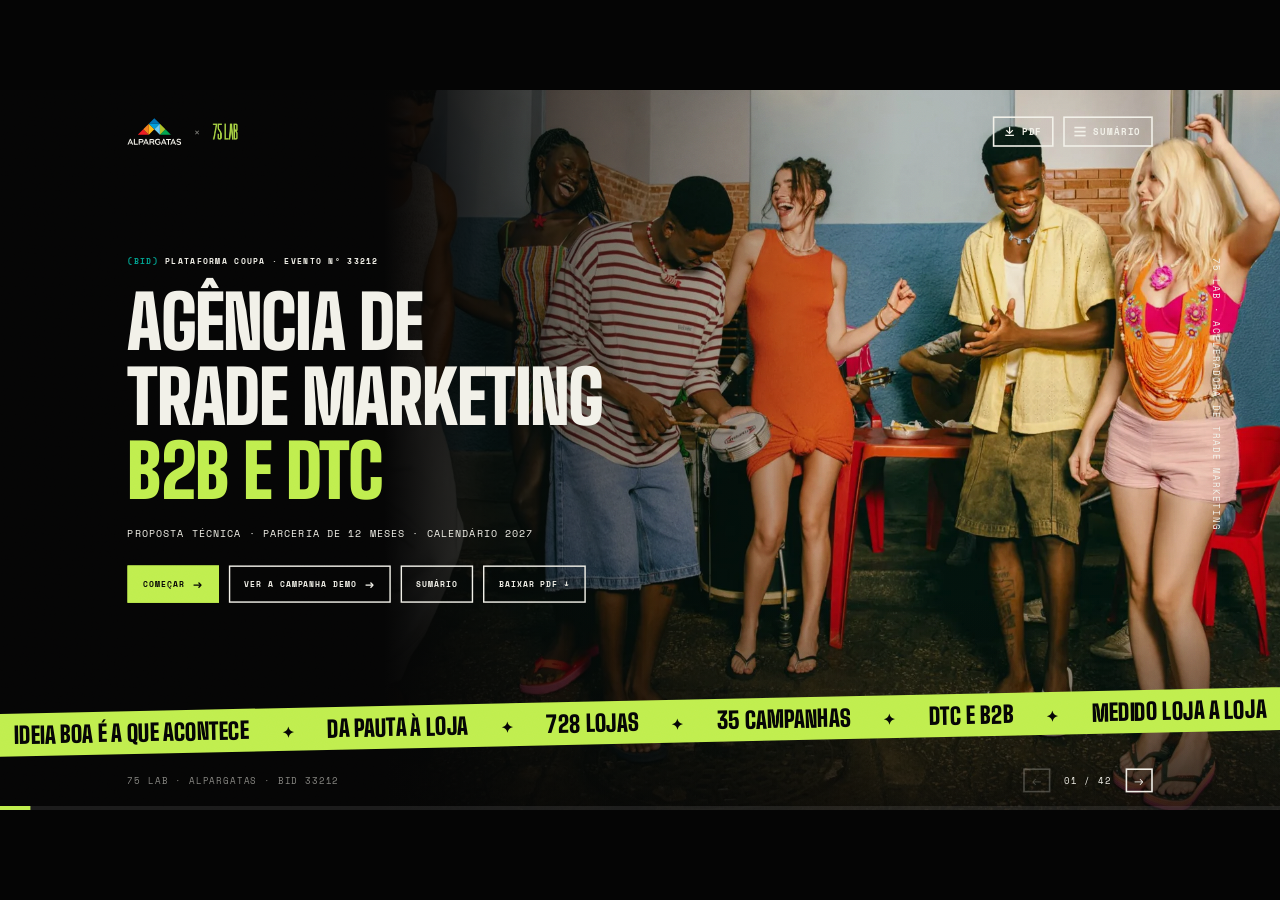
<file: index.html>
<!doctype html>
<html lang="pt-BR">
<head>
<meta charset="utf-8">
<meta name="viewport" content="width=device-width, initial-scale=1">
<title>Alpargatas × 75 LAB · BID Agência de Trade Marketing B2B e DTC</title>
<meta name="description" content="Proposta técnica da 75 LAB para o BID de agência de trade marketing B2B e DTC da Alpargatas, calendário 2027.">
<meta name="robots" content="noindex">
<meta name="versao" id="versaoDeck" content="20261029174108">
<script>
/* A página fica 10 min no cache do navegador (GitHub Pages). Se já existe versão nova publicada, troca de endereço para pular o cache. */
(function(){var v=document.getElementById('versaoDeck').content;
fetch('versao.txt?t='+Date.now(),{cache:'no-store'}).then(function(r){return r.ok?r.text():''}).then(function(n){n=(n||'').trim();
if(n&&n!==v&&new URLSearchParams(location.search).get('v')!==n){var q=new URLSearchParams(location.search);q.set('v',n);location.replace(location.pathname+'?'+q.toString()+location.hash);}}).catch(function(){});})();
</script>
<link rel="icon" href="assets/75lab-lime.png">
<link rel="preconnect" href="https://fonts.googleapis.com">
<link rel="preconnect" href="https://fonts.gstatic.com" crossorigin>
<link href="https://fonts.googleapis.com/css2?family=Big+Shoulders+Display:wght@700;900&family=Space+Grotesk:wght@400;500;600;700&family=Space+Mono:wght@400;700&display=swap" rel="stylesheet">
<link rel="stylesheet" href="assets/deck.css?v=20261029174108">
</head>
<body>

<!-- ícones: traço reto, cantos vivos, como no site -->
<svg width="0" height="0" style="position:absolute" aria-hidden="true">
  <symbol id="i-pincel" viewBox="0 0 48 48"><path d="M30 6l12 12-20 20H10V26zM25 11l12 12M10 38l-4 4"/></symbol>
  <symbol id="i-fabrica" viewBox="0 0 48 48"><path d="M6 42V20l10 6v-6l10 6v-6l10 6V8h6v34zM13 35h5M23 35h5M33 35h5"/></symbol>
  <symbol id="i-caminhao" viewBox="0 0 48 48"><path d="M4 11h24v21H4zM28 18h9l7 8v6H28z"/><circle cx="12" cy="36" r="4"/><circle cx="36" cy="36" r="4"/></symbol>
  <symbol id="i-rede" viewBox="0 0 48 48"><rect x="19" y="19" width="10" height="10"/><rect x="5" y="5" width="8" height="8"/><rect x="35" y="5" width="8" height="8"/><rect x="5" y="35" width="8" height="8"/><rect x="35" y="35" width="8" height="8"/><path d="M13 13l6 6M35 13l-6 6M13 35l6-6M35 35l-6-6"/></symbol>
  <symbol id="i-relogio" viewBox="0 0 48 48"><circle cx="24" cy="24" r="18"/><path d="M24 13v11l8 5"/></symbol>
  <symbol id="i-escudo" viewBox="0 0 48 48"><path d="M24 4l16 6v12c0 10-7 18-16 22C15 40 8 32 8 22V10z"/><path d="M17 24l5 5 9-10"/></symbol>
  <symbol id="i-olho" viewBox="0 0 48 48"><path d="M4 24s7-13 20-13 20 13 20 13-7 13-20 13S4 24 4 24z"/><circle cx="24" cy="24" r="6"/></symbol>
  <symbol id="i-cadeado" viewBox="0 0 48 48"><rect x="10" y="22" width="28" height="20"/><path d="M16 22v-6a8 8 0 0 1 16 0v6M24 30v5"/></symbol>
  <symbol id="i-check" viewBox="0 0 48 48"><path d="M9 25l9 9 21-21"/></symbol>
  <symbol id="i-x" viewBox="0 0 48 48"><path d="M12 12l24 24M36 12L12 36"/></symbol>
  <symbol id="i-qr" viewBox="0 0 64 64"><rect x="8" y="8" width="18" height="18"/><rect x="38" y="8" width="18" height="18"/><rect x="8" y="38" width="18" height="18"/><path d="M14 14h6v6h-6zM44 14h6v6h-6zM14 44h6v6h-6zM38 38h6v6h-6zM50 50h6M50 38v6M38 50h6M44 44h6"/></symbol>
  <symbol id="i-pin" viewBox="0 0 48 48"><path d="M24 44s14-13 14-24a14 14 0 0 0-28 0c0 11 14 24 14 24z"/><circle cx="24" cy="20" r="5"/></symbol>
  <symbol id="i-camera" viewBox="0 0 48 48"><path d="M6 15h36v25H6zM17 15l3-6h8l3 6"/><circle cx="24" cy="27" r="7"/></symbol>
  <symbol id="i-calendario" viewBox="0 0 48 48"><path d="M6 10h36v32H6zM6 19h36M16 5v9M32 5v9M13 27h5M22 27h5M31 27h5M13 34h5M22 34h5"/></symbol>
  <symbol id="i-grafico" viewBox="0 0 48 48"><path d="M7 7v34h35M13 33l9-10 6 6 12-14"/></symbol>
  <symbol id="i-alvo" viewBox="0 0 48 48"><circle cx="24" cy="24" r="18"/><circle cx="24" cy="24" r="10"/><circle cx="24" cy="24" r="2"/></symbol>
  <symbol id="i-pessoas" viewBox="0 0 48 48"><circle cx="17" cy="16" r="6"/><circle cx="33" cy="18" r="5"/><path d="M5 40c0-8 5-13 12-13s12 5 12 13M29 28c7 0 13 4 13 12"/></symbol>
  <symbol id="i-raio" viewBox="0 0 48 48"><path d="M27 4L10 27h12l-3 17 19-25H26z"/></symbol>
  <symbol id="i-loja" viewBox="0 0 48 48"><path d="M6 18l4-10h28l4 10zM8 18v24h32V18M20 42V30h8v12"/></symbol>
  <symbol id="i-caixa" viewBox="0 0 48 48"><path d="M6 14l18-8 18 8v20l-18 8-18-8zM6 14l18 8 18-8M24 22v20"/></symbol>
  <symbol id="i-arquivo" viewBox="0 0 48 48"><path d="M11 4h18l9 9v31H11zM28 4v10h10M17 25h14M17 32h14"/></symbol>
  <symbol id="i-alerta" viewBox="0 0 48 48"><path d="M24 6l20 36H4zM24 19v11M24 35v2"/></symbol>
  <symbol id="i-moeda" viewBox="0 0 48 48"><circle cx="24" cy="24" r="18"/><path d="M29 17h-7a4 4 0 0 0 0 8h4a4 4 0 0 1 0 8h-8M24 13v4M24 33v3"/></symbol>
  <symbol id="i-cubo" viewBox="0 0 48 48"><path d="M24 4l18 10v20L24 44 6 34V14zM6 14l18 10 18-10M24 24v20"/></symbol>
  <symbol id="i-sinal" viewBox="0 0 48 48"><circle cx="24" cy="30" r="3"/><path d="M16 22a11 11 0 0 1 16 0M10 16a19 19 0 0 1 28 0M24 33v10"/></symbol>
  <symbol id="i-lupa" viewBox="0 0 48 48"><circle cx="20" cy="20" r="13"/><path d="M30 30l13 13"/></symbol>
  <symbol id="i-tag" viewBox="0 0 48 48"><path d="M6 6h18l18 18-18 18L6 24z"/><circle cx="15" cy="15" r="3"/></symbol>
  <symbol id="i-pasta" viewBox="0 0 48 48"><path d="M5 10h14l4 5h20v25H5z"/></symbol>
  <symbol id="i-versao" viewBox="0 0 48 48"><circle cx="12" cy="10" r="5"/><circle cx="12" cy="38" r="5"/><circle cx="36" cy="18" r="5"/><path d="M12 15v18M36 23c0 9-12 6-21 13"/></symbol>
  <symbol id="i-nota" viewBox="0 0 48 48"><path d="M10 4h28v40l-5-4-5 4-4-4-5 4-4-4-5 4zM17 16h14M17 24h14M17 32h8"/></symbol>
  <symbol id="i-seta" viewBox="0 0 48 48"><path d="M7 24h32M29 14l10 10-10 10"/></symbol>
  <symbol id="i-chat" viewBox="0 0 48 48"><path d="M6 8h36v24H20l-9 8v-8H6z"/></symbol>
  <symbol id="i-mail" viewBox="0 0 48 48"><path d="M5 10h38v28H5zM5 10l19 16 19-16"/></symbol>
  <symbol id="i-fone" viewBox="0 0 48 48"><path d="M10 6h8l4 10-5 4c2 5 6 9 11 11l4-5 10 4v8c0 2-2 4-4 4C20 42 6 28 6 10c0-2 2-4 4-4z"/></symbol>
  <symbol id="i-clique" viewBox="0 0 48 48"><path d="M19 26V9a4 4 0 0 1 8 0v13l9 2c3 .7 5 3.6 4.4 6.6L39 39c-.5 3-3 5-6 5H24c-2 0-3.8-1-5-2.6L11 31c-1.4-2 0-4.8 2.4-4.8 1 0 2 .4 2.7 1.2L19 30"/><path d="M8 12l4 2M10 4l3 4M18 1v4"/></symbol>
  <symbol id="i-funil" viewBox="0 0 48 48"><path d="M5 7h38L28 25v15l-8 4V25z"/></symbol>
</svg>

<div id="wrap"><div id="stage" class="t-foto capa">

  <!-- ===================================================== 01 · capa -->
  <section id="capa" class="tela s-capa ativa" data-tema="foto" data-titulo="Capa" data-cap="">
    <div class="foto sangra" role="img" aria-label="Campanha Havaianas"></div>
    <div class="veu sangra"></div>
    <div class="texto">
      <span class="eyebrow anima"><b>(BID)</b> Plataforma Coupa · Evento nº 33212</span>
      <h1 class="anima d1">Agência de<br>Trade Marketing<br><span>B2B e DTC</span></h1>
      <p class="lead anima d2">Proposta técnica · parceria de 12 meses · calendário 2027</p>
      <div class="acoes anima d3">
        <button class="botao cheio seta" data-ir="resumo" data-cursor="Ir">Começar</button>
        <button class="botao seta" data-ir="campanha-demo" data-cursor="Ver">Ver a campanha demo</button>
        <button class="botao" data-sumario data-cursor="Abrir">Sumário</button>
        <a class="botao so-tela" href="alpargatas-75lab.pdf?v=20261029174108" download="Alpargatas x 75 LAB - BID Trade Marketing.pdf" data-cursor="Baixar">Baixar PDF ↓</a>
      </div>
    </div>
    <span class="rot sangra anima d4">75 LAB · Aceleradora de Trade Marketing</span>
    <div class="marquee sangra"><div>
      <span>Ideia boa é a que acontece</span><span>Da pauta à loja</span><span>728 lojas</span><span>35 campanhas</span><span>DTC e B2B</span><span>Medido loja a loja</span>
      <span>Ideia boa é a que acontece</span><span>Da pauta à loja</span><span>728 lojas</span><span>35 campanhas</span><span>DTC e B2B</span><span>Medido loja a loja</span>
    </div></div>
  </section>
  <!-- ===================================================== resumo executivo -->
  <section id="resumo" class="tela s-res" data-tema="claro" data-titulo="Resumo executivo" data-cap="Resumo executivo">
    <span class="destaque-cap anima">Resumo executivo · a proposta em uma página</span>
    <h2 class="anima d1">Duas operações dedicadas, DTC e B2B, <span class="onda t-teal">medidas loja a loja.</span></h2>
    <div class="quatro">
      <div class="bl anima d2"><span class="n">01</span><b>O desafio</b><strong>35</strong><em>campanhas em 2027</em><p>23 no DTC e 12 no B2B, até 8 em produção no mesmo dia, em 728 lojas onde o investimento na produção é do franqueado.</p></div>
      <div class="bl anima d2"><span class="n">02</span><b>Nossa resposta</b><strong>14</strong><em>pessoas · 12,6 FTE</em><p>Dois núcleos dedicados, sem fila compartilhada, dimensionados pelas horas reais medidas no nosso sistema de gestão.</p></div>
      <div class="bl anima d3"><span class="n">03</span><b>Como entregamos</b><strong>5</strong><em>etapas com critério de saída</em><p>Briefing e aprovação peça a peça no Ariuno, lojas modeladas em 3D antes de produzir e engenharia com aproveitamento de chapa.</p></div>
      <div class="bl anima d3"><span class="n">04</span><b>Como medimos</b><strong>D+15</strong><em>ciclo fechado em cada campanha</em><p>Cada peça com código único: recebimento em D+2, instalação com foto em D+7 e a próxima tiragem calibrada pelo que foi instalado.</p></div>
    </div>
    <div class="faixa-res anima d4">
      <div><svg class="ic"><use href="#i-check"/></svg><span><b>Já somos fornecedor cadastrado</b> da Alpargatas, a 2,5 km da sede.</span></div>
      <div><svg class="ic"><use href="#i-moeda"/></svg><span><b>Open cost completo</b> e três modelos comparados, no documento comercial.</span></div>
      <div><svg class="ic"><use href="#i-calendario"/></svg><span><b>Recomendação:</b> setup e handover antes do contrato, para a primeira campanha não ser de aprendizado.</span></div>
    </div>
  </section>

  <!-- ===================================================== capítulo 01 -->
  <section id="cap-desafio" class="tela s-cap" data-tema="escuro" data-titulo="Capítulo 01 · O desafio" data-cap="(01) O desafio" data-capitulo="01">
    <span class="num-cap sangra">01</span>
    <div class="texto">
      <span class="eyebrow anima"><b>Capítulo 01</b> de 09</span>
      <h2 class="anima d1">O desafio</h2>
      <p class="lead anima d2">Lemos o escopo como operação contínua, não como lista de peças.</p>
    </div>
    <ol class="dentro anima d3"><li><i>01</i>35 campanhas em 2027</li><li><i>02</i>O desafio é simultaneidade</li><li><i>03</i>O investimento é do franqueado</li><li><i>04</i>A tese</li></ol>
    <div class="trilha-cap anima d4" data-atual="01"><span data-c="01">01<b>O desafio</b></span><span data-c="02">02<b>Quem é a 75 LAB</b></span><span data-c="03">03<b>O que já entregamos</b></span><span data-c="04">04<b>Como vamos operar</b></span><span data-c="05">05<b>Rede e gestão</b></span><span data-c="06">06<b>Tecnologia antes de produzir</b></span><span data-c="07">07<b>Rastreio peça a peça</b></span><span data-c="08">08<b>Na prática: São João 2027</b></span><span data-c="09">09<b>Como começamos</b></span></div>
  </section>

  <!-- ===================================================== 03 · volumetria -->
  <section class="tela s-vol" data-tema="escuro" data-titulo="35 campanhas em 2027" data-cap="(01) O desafio">
    <span class="destaque-cap anima">O que entendemos do desafio</span>
    <h2 class="anima">35 campanhas em 2027. <span class="t-lime">Duas operações diferentes.</span></h2>
    <p class="lead anima d1">Lemos o escopo como operação continuada. Esta é a volumetria de vocês devolvida no recorte que a proposta exige: DTC e B2B separados, porque a lógica de cada um é outra.</p>
    <div class="escopo anima d2">
      <div><svg class="ic"><use href="#i-pincel"/></svg><p><b>Criação</b><span>KV, desdobramento por formato, engenharia e arte-final</span></p></div>
      <div><svg class="ic"><use href="#i-fabrica"/></svg><p><b>Produção</b><span>Mínimo de 3 fornecedores, protótipo em loja e controle de qualidade</span></p></div>
      <div><svg class="ic"><use href="#i-caminhao"/></svg><p><b>Logística</b><span>Mínimo de 3 fornecedores, envio loja a loja e conformidade fiscal</span></p></div>
      <div><svg class="ic"><use href="#i-rede"/></svg><p><b>Rede e gestão</b><span>SharePoint, cronograma integrado, status e reports</span></p></div>
    </div>
    <div class="colunas">
      <div class="col anima d1">
        <div class="topo-col"><b class="canal-n">DTC</b><span>lojas próprias,<br>franquias e quiosques</span></div>
        <div class="linha-d"><b>23</b><span>campanhas no ano, com possibilidade de 2 movimentos a mais · 4 a 5 por trimestre</span></div>
        <div class="linha-d"><b>658→728</b><span>lojas ao longo de 2027</span></div>
        <div class="linha-d"><b>5</b><span>formatos de loja: premium, standard, light, compacta 3 e layout antigo, mais quiosques e flagships</span></div>
        <div class="linha-d"><b>100</b><span>dias úteis: o ciclo ideal do briefing até a chegada em loja</span></div>
        <div class="linha-d"><b>3</b><span>níveis de investimento por campanha: primária, secundária e tática</span></div>
        <div class="linha-d"><b>2 a 3</b><span>projetos especiais por ano: corner, ilha, ambientação e ceno de ativação</span></div>
      </div>
      <div class="col anima d2">
        <div class="topo-col"><b class="canal-n">B2B</b><span>varejo alimentar<br>e especializado</span></div>
        <div class="linha-d"><b>12</b><span>campanhas no ano, cerca de 3 por trimestre</span></div>
        <div class="linha-d"><b>16</b><span>peças por campanha: 12 táticas mais 4 estratégicas, somando os dois canais</span></div>
        <div class="linha-d"><b>8</b><span>artes rápidas por semana, em 1 a 2 dias úteis, incluindo vídeos de até 30 segundos</span></div>
        <div class="linha-d"><b>2.000+</b><span>clientes no especializado (departamento, calçadista e chinelaria), além do alimentar</span></div>
        <div class="linha-d"><b>~30</b><span>ambientações de gerenciamento de categoria por ano</span></div>
        <div class="linha-d"><b>25</b><span>MPDVs institucionais, revisados uma vez por ano conforme o novo VBI</span></div>
      </div>
    </div>
    <p class="fonte">Fonte: Escopo de Contratação DTC e B2B 2027, Alpargatas. O escopo é o mesmo nos dois canais.</p>
    <div class="forma circ sangra" style="left:-60px;bottom:-60px"></div>
  </section>
  <!-- ===================================================== 04 · simultaneidade -->
  <section class="tela s-sim" data-tema="escuro" data-titulo="O desafio é simultaneidade" data-cap="(01) O desafio">
    <h2 class="anima">O desafio não é volume. <span class="t-lime">É simultaneidade.</span></h2>
    <p class="lead anima d1">Recuando os 100 dias úteis que o briefing chama de cenário ideal, o calendário B2B de vocês fica entre seis e oito campanhas em produção ao mesmo tempo em quase todo o primeiro semestre, e chega a oito no mesmo dia. </p>
    <div class="placar anima d2">
      <b class="num" id="simN">6</b>
      <div class="rot">campanhas em produção<br>no mesmo dia · <b id="simD">15/05/2027</b></div>
      <div class="acoes"><button class="botao mini" id="simPico" data-cursor="Ir">Ir ao pico</button><button class="botao mini" id="simSJ" data-cursor="Ir">15/05/2027</button></div>
    </div>
    <div class="gantt anima d2" id="gantt"></div>
    <span class="cta so-tela"><svg class="ic"><use href="#i-clique"/></svg>Arraste a linha verde ou use os botões para ver o pico</span>
    <p class="fonte">Fonte: Calendário Havaianas Brasil 2027, canal B2B, do Escopo de Contratação. Barra = 100 dias úteis até a loja, feriados nacionais descontados; tracejado = ciclo corrido antes de 09/11/2026.</p>
  </section>
  <!-- ===================================================== o investimento é do franqueado -->
  <section class="tela s-fra2" data-tema="claro" data-titulo="O investimento é do franqueado" data-cap="(01) O desafio">
    <h2 class="anima">Quem paga a produção é o franqueado. <span class="onda t-teal">Ele paga pelo que é produzido, não pelo que é instalado.</span></h2>
    <p class="lead anima d1">O briefing coloca a otimização do investimento do franqueado ao lado da unicidade de marca e da excelência de execução. Entre a gráfica e a loja existem duas perdas que hoje ninguém mede.</p>
    <div class="funil anima d2">
      <div class="et e1"><span class="rot">Produzido</span><div class="bar"><i></i></div><b>100%</b><small>é o que o franqueado paga</small></div>
      <div class="perda p1"><span>Perda 1</span><b>Não chega</b><p>A loja pagou e ficou sem o material. A reclamação chega na marca, não na agência.</p></div>
      <div class="et e2"><span class="rot">Entregue</span><div class="bar"><i></i></div><b>?</b><small>hoje ninguém sabe</small></div>
      <div class="perda p2"><span>Perda 2</span><b>Chega e não é instalado</b><p>O custo saiu inteiro e o retorno é zero.</p></div>
      <div class="et e3"><span class="rot">Instalado</span><div class="bar"><i></i></div><b>?</b><small>é o que gera resultado</small></div>
    </div>
    <div class="resposta anima d3">
      <span class="eyebrow">O que a 75 LAB faz com isso</span>
      <p>Medimos as duas perdas peça a peça e usamos o número para calibrar a tiragem seguinte. O franqueado passa a pagar pelo que de fato vai para a loja.</p>
      <button class="botao mini seta so-tela" data-ir="cap-rastreio" data-cursor="Ir">Ver como medimos</button>
    </div>
  </section>

  <!-- ===================================================== 06 · tese -->
  <section class="tela s-tese" data-tema="lime" data-titulo="A tese" data-cap="(01) O desafio">
    <h2 class="anima">O resultado não se decide <span class="apagada">na ideia.</span></h2>
    <p class="sub anima d1">Decide-se no intervalo entre a aprovação e a loja. E quase ninguém mede esse intervalo.</p>
    <div class="regua anima d2">
      <div class="trilho"></div>
      <div class="ponta">Aprovação<i></i></div>
      <div class="ponta fim">Loja<i></i></div>
      <div class="chave"><span>O intervalo</span></div>
      <div class="tres">
        <div><b><svg class="ic"><use href="#i-relogio"/></svg>Prazo</b><p>A campanha certa fora da data vale zero.</p></div>
        <div><b><svg class="ic"><use href="#i-escudo"/></svg>Conformidade</b><p>A arte certa com a informação legal errada custa mais do que não ter feito.</p></div>
        <div><b><svg class="ic"><use href="#i-versao"/></svg>Rastreabilidade</b><p>Quem não sabe qual versão foi para a gráfica descobre na loja.</p></div>
      </div>
    </div>
  </section>
  <!-- ===================================================== capítulo 02 -->
  <section id="cap-quem-somos" class="tela s-cap" data-tema="escuro" data-titulo="Capítulo 02 · Quem é a 75 LAB" data-cap="(02) Quem é a 75 LAB" data-capitulo="02">
    <span class="num-cap sangra">02</span>
    <div class="texto">
      <span class="eyebrow anima"><b>Capítulo 02</b> de 09</span>
      <h2 class="anima d1">Quem é a 75 LAB</h2>
      <p class="lead anima d2">Por que existimos, o que nos diferencia e quem responde pela conta.</p>
    </div>
    <ol class="dentro anima d3"><li><i>01</i>Propósito</li><li><i>02</i>Diferencial</li><li><i>03</i>A estrutura</li><li><i>04</i>Quem responde pela conta</li><li><i>05</i>Nossos números</li><li><i>06</i>Clientes</li></ol>
    <div class="trilha-cap anima d4" data-atual="02"><span data-c="01">01<b>O desafio</b></span><span data-c="02">02<b>Quem é a 75 LAB</b></span><span data-c="03">03<b>O que já entregamos</b></span><span data-c="04">04<b>Como vamos operar</b></span><span data-c="05">05<b>Rede e gestão</b></span><span data-c="06">06<b>Tecnologia antes de produzir</b></span><span data-c="07">07<b>Rastreio peça a peça</b></span><span data-c="08">08<b>Na prática: São João 2027</b></span><span data-c="09">09<b>Como começamos</b></span></div>
  </section>

  <!-- ===================================================== propósito -->
  <section id="proposito" class="tela s-prop" data-tema="lime" data-titulo="Propósito" data-cap="(02) Quem é a 75 LAB">
    <span class="eyebrow anima">Nosso propósito</span>
    <h2 class="anima d1">Transformar intenção em realidade <span class="apagada">no ponto de venda.</span></h2>
    <p class="lead anima d2">A 75 LAB nasceu da soma de dois lados que quase nunca se sentam à mesma mesa: o varejo e a indústria. Por mais de 15 anos vivemos a distância entre a intenção comercial de uma marca e o que de fato acontece na loja. Existimos para fechar essa distância.</p>
    <div class="balcao anima d3">
      <div class="lado-b"><span>Indústria</span><b>Lançamento, categoria, P&amp;L</b><small>o lado de quem vende para o varejo</small></div>
      <div class="meio-b"><img src="assets/75lab-black.png" alt="75 LAB"><i>← valor →</i></div>
      <div class="lado-b"><span>Varejo</span><b>Layout, execução, aprovação</b><small>o lado de quem opera a loja</small></div>
    </div>
    <div class="imprensa anima d2">
      <span class="eyebrow">Na imprensa · o que os sócios defendem em público</span>
      <a class="mat" href="https://propmark.com.br/artigos/criamos-o-que-gostariamos-de-ter-tido-como-clientes/" target="_blank" rel="noopener" data-cursor="Ler">
        <span class="print"><i class="barra-m"><b></b><b></b><b></b>propmark.com.br</i><img src="assets/imprensa/propmark.webp" alt="Artigo de Daniel Coimbra na Propmark"></span>
        <span class="txt"><q>Criamos o que gostaríamos de ter tido como clientes.</q><em>“A grande agência tradicional aprendeu trade marketing. Nós vivemos isso.”</em><cite>Daniel Coimbra, cofundador da 75 LAB · Propmark</cite><span class="ler so-tela"><svg class="ic"><use href="#i-clique"/></svg>Clique para ler a matéria ↗</span><span class="url so-pdf">propmark.com.br/artigos/criamos-o-que-gostariamos-de-ter-tido-como-clientes</span></span>
      </a>
      <a class="mat" href="https://gironews.com/opinioes/a-loja-me-ensinou-o-que-nenhuma-apresentacao-ensinava/" target="_blank" rel="noopener" data-cursor="Ler">
        <span class="print"><i class="barra-m"><b></b><b></b><b></b>gironews.com</i><img src="assets/imprensa/giro.webp?v=2" alt="Artigo de Caique Becker na Giro News"></span>
        <span class="txt"><q>A loja me ensinou o que nenhuma apresentação ensinava.</q><em>“Execução não é uma consequência da estratégia. Execução é parte da estratégia.”</em><cite>Caique Becker, cofundador da 75 LAB · Giro News, 26/06/2026</cite><span class="ler so-tela"><svg class="ic"><use href="#i-clique"/></svg>Clique para ler a matéria ↗</span><span class="url so-pdf">gironews.com/opinioes/a-loja-me-ensinou-o-que-nenhuma-apresentacao-ensinava</span></span>
      </a>
    </div>
    <span class="assin-prop anima d4">Ideia boa é a que acontece.</span>
  </section>

  <!-- ===================================================== diferencial -->
  <section id="diferencial" class="tela s-dif" data-tema="escuro" data-titulo="Diferencial" data-cap="(02) Quem é a 75 LAB">
    <h2 class="anima">Não somos uma agência tradicional. <span class="t-lime">Somos uma aceleradora de trade.</span></h2>
    <div class="modelos anima d1">
      <div class="mod trad"><span class="eyebrow">Modelo tradicional</span><div class="seq"><span>Briefing</span><span>Retrabalho</span><span>Atraso</span><span class="x">Verba evapora</span></div></div>
      <div class="mod lab"><span class="eyebrow">Modelo 75 LAB</span><div class="seq"><span>Intenção</span><span>Imersão</span><span>Solução</span><span>Execução</span><span class="ok">Resultado</span></div></div>
    </div>
    <div class="pilares anima d2">
      <div><i>01</i><b>Vivemos o trade, não só aprendemos</b><p>Os sócios vêm do varejo e da indústria: os dois lados do balcão estão na mesma mesa.</p></div>
      <div><i>02</i><b>Solução certa, nunca de prateleira</b><p>Montamos a estrutura pela demanda de cada cliente, não um pacote pronto.</p></div>
      <div><i>03</i><b>Para cada desafio, a equipe certa</b><p>Hub de especialistas e fornecedores, com governança ponta a ponta e sem markup oculto.</p></div>
      <div><i>04</i><b>Prova acima de promessa</b><p>Medimos o que entregamos: peça a peça, loja a loja.</p></div>
    </div>
    <div class="provas anima d3">
      <div><b class="num"><span data-conta="95">0</span>%</b><span>projetos aprovados</span></div>
      <div><b class="num">−<span data-conta="25">0</span>%</b><span>de custo de produção com o fornecedor certo</span></div>
      <div><b class="num"><span data-conta="15000">0</span>+</b><span>PDVs positivados</span></div>
      <div><b class="num">+<span data-conta="15">0</span></b><span>anos no trade, dos dois lados do balcão</span></div>
    </div>
    <p class="fonte">Fonte: 75lab.com.br, números da 75 LAB.</p>
  </section>

  <!-- ===================================================== 07 · quatro frentes -->
  <section class="tela s-fre" data-tema="escuro" data-titulo="A estrutura" data-cap="(02) Quem é a 75 LAB">
    <h2 class="anima">Montamos a estrutura, <span class="t-lime">não só a campanha.</span></h2>
    <p class="lead anima d1">A 75 LAB é uma aceleradora de trade marketing, parceira de desenvolvimento de negócios. Não entregamos um formato de prateleira: montamos a estrutura e os projetos pela demanda de cada cliente. O modelo se apoia em quatro frentes, e elas vivem na mesma casa.</p>
    <div class="orbita anima zoom d2">
      <div class="aro"></div>
      <div class="centro"><div><img src="assets/75lab-black.png" alt="75 LAB"><small>Uma casa</small></div></div>
      <button class="frente f1 on" data-f="0" data-cursor="Abrir"><span class="n">01</span><svg class="ic"><use href="#i-alvo"/></svg><b>Estratégia</b></button>
      <button class="frente f2" data-f="1" data-cursor="Abrir"><span class="n">02</span><svg class="ic"><use href="#i-pincel"/></svg><b>Design</b></button>
      <button class="frente f3" data-f="2" data-cursor="Abrir"><span class="n">03</span><svg class="ic"><use href="#i-fabrica"/></svg><b>Produção</b></button>
      <button class="frente f4" data-f="3" data-cursor="Abrir"><span class="n">04</span><svg class="ic"><use href="#i-raio"/></svg><b>Tecnologia</b></button>
    </div>
    <span class="cta so-tela"><svg class="ic"><use href="#i-clique"/></svg>Clique em cada frente</span>
    <div class="detalhe anima d3"><span class="eyebrow" id="freN">Frente 01</span><div id="freBox"><h3>Estratégia</h3><p>Leitura de canal, calendário integrado e curadoria do que entra em cada campanha. É o que decide o que não fazer quando seis campanhas convivem.</p></div></div>
    <div class="todas-f" aria-hidden="true"></div>
    <template id="freDados">
      <i data-t="Estratégia">Leitura de canal, calendário integrado e curadoria do que entra em cada campanha. É o que decide o que não fazer quando seis campanhas convivem.</i>
      <i data-t="Design">Direção de arte, engenharia de peça e arte-final. Uma só direção nos dois canais, que é o que sustenta a unicidade de marca pedida no briefing.</i>
      <i data-t="Produção, com rede de parceiros">Coordenamos cotação, protótipo, QA e logística, e vocês não ficam limitados à nossa rede: trabalhamos com os fornecedores já homologados por vocês, com os nossos parceiros em cinco famílias, ou com os dois. Podemos indicar novos, mas a homologação segue sendo processo de vocês.</i>
      <i data-t="Tecnologia">Ariuno para demandas e entregas, SharePoint com base de lojas, layouts e cronograma integrado, painel de SAC para ocorrências da rede, rastreio peça a peça e BIM e AR antes de produzir. É frente própria, não um extra de proposta.</i>
    </template>
    <div class="forma anel" style="right:90px;top:640px"></div><div class="forma quad" style="left:640px;top:120px"></div>
  </section>
  <!-- ===================================================== quem responde -->
  <section id="quem-responde" class="tela s-resp2" data-tema="claro" data-titulo="Quem responde pela conta" data-cap="(02) Quem é a 75 LAB">
    <h2 class="anima">Os dois lados do balcão, <span class="onda t-teal">na mesma mesa.</span></h2>
    <p class="lead anima d1">É o mesmo time que opera a conta, não uma equipe montada para a concorrência.</p>
    <div class="pessoas anima d2">
      <div class="pessoa"><b class="num"><span data-conta="20">0</span><small>anos</small></b><div><h3>Daniel Coimbra</h3><p>de trade marketing, do lado de quem vende para o varejo</p></div></div>
      <div class="pessoa"><b class="num"><span data-conta="15">0</span><small>anos</small></b><div><h3>Caique Becker</h3><p>de varejo, do lado de quem operou a loja</p></div></div>
    </div>
    <div class="cad anima d3">
      <span class="eyebrow"><b>(✓)</b> Já somos fornecedor cadastrado da Alpargatas</span>
      <div class="checks"><span>Alvará</span><span>AVCB</span><span>ABVTEX</span><span>Certidões</span><span>DCTFWeb</span><span>Termo de adesão</span></div>
    </div>
    <a class="rota2 anima d4" href="https://www.google.com/maps/dir/?api=1&origin=Av.+das+Na%C3%A7%C3%B5es+Unidas%2C+12901+-+Brooklin%2C+S%C3%A3o+Paulo+-+SP&destination=Av.+das+Na%C3%A7%C3%B5es+Unidas%2C+14261+-+Vila+Gertrudes%2C+S%C3%A3o+Paulo+-+SP&travelmode=driving" target="_blank" rel="noopener" data-cursor="Abrir">
      <img src="assets/img/rota-75lab-alpargatas.webp" alt="Trajeto entre a 75 LAB e a sede da Alpargatas">
      <span class="info"><span class="eyebrow">Na mesma avenida da sede de vocês</span><b>Nos encontre a 10 min de distância, presencialmente</b><small class="so-tela">Clique para abrir a rota no Google Maps</small></span>
    </a>
    <div class="palco-duo anima zoom d1">
      <img class="marca" src="assets/logos/75lab-logo-lime.svg" alt="75 LAB">
      <img class="duo" src="assets/img/caique-daniel.webp" alt="Daniel Coimbra e Caique Becker, da 75 LAB">
      <span class="frase-duo">Quem responde pela conta <em>é quem opera.</em></span>
      <span class="quem"><b>Daniel Coimbra</b><b>Caique Becker</b>cofundadores da 75 LAB</span>
    </div>
    <p class="fonte">Rota e tempo: Google Maps, 28/10/2026 · 75 LAB, Av. das Nações Unidas, 12.901 · Alpargatas, Av. das Nações Unidas, 14.261.</p>
  </section>

  <!-- ===================================================== 10 · números -->
  <section class="tela s-num" data-tema="claro" data-titulo="Nossos números" data-cap="(02) Quem é a 75 LAB">
    <span class="destaque-cap anima">Números da 75 LAB · 12 meses medidos no nosso sistema</span>
    <h2 class="anima">A 75 LAB em números: <span class="onda t-teal">a operação que já rodamos hoje.</span></h2>
    <div class="grade anima d1">
      <div class="destaque"><svg class="ic vivo"><use href="#i-check"/></svg><b class="num" data-conta="1811">0</b><span>entregas concluídas em 12 meses, entre jobs e etapas</span></div>
      <div><svg class="ic"><use href="#i-caixa"/></svg><b class="num" data-conta="513">0</b><span>jobs concluídos de ponta a ponta no mesmo período</span></div>
      <div><svg class="ic"><use href="#i-loja"/></svg><b class="num" data-conta="94">0</b><span>clientes com demanda aberta nos últimos 12 meses</span></div>
      <div class="destaque"><svg class="ic vivo"><use href="#i-rede"/></svg><b class="num" data-conta="122">0</b><span>jobs ativos ao mesmo tempo no pico, em 26/10/2026</span></div>
      <div><svg class="ic"><use href="#i-pessoas"/></svg><b class="num" data-conta="52">0</b><span>clientes atendidos em paralelo nesse mesmo pico</span></div>
      <div><svg class="ic"><use href="#i-relogio"/></svg><b class="num"><span data-conta="8">0</span><small>dias úteis</small></b><span>prazo mediano do pedido à entrega em baixa complexidade</span></div>
      <div><svg class="ic"><use href="#i-calendario"/></svg><b class="num"><span data-conta="41">0</span><small>dias úteis</small></b><span>prazo mediano em alta complexidade: stands, enxovais e obras</span></div>
      <div><svg class="ic"><use href="#i-grafico"/></svg><b class="num"><span data-conta="1070">0</span><small>h/mês</small></b><span>de trabalho apontadas tarefa a tarefa, de julho a setembro</span></div>
    </div>
    <p class="fonte">Dados da própria 75 LAB, não de cliente. Fonte: Ariuno, sistema de gestão da 75 LAB · 28/10/2025 a 27/10/2026 · horas apontadas de jul a set/2026. Baixa complexidade: jobs com até 8 h de trabalho; alta: acima de 16 h.</p>
  </section>
  <!-- ===================================================== clientes -->
  <section class="tela s-cli2" data-tema="claro2" data-titulo="Clientes" data-cap="(02) Quem é a 75 LAB">
    <h2 class="anima">Já trabalhamos os dois canais <span class="onda t-teal">que vocês têm.</span></h2>
    <p class="lead anima d1">Gôndola de supermercado e loja de categoria: são as duas lógicas de ponto de venda do escopo de vocês, e as marcas que atendemos vivem nelas.</p>
    <div class="grupo anima d2"><div class="cab-g"><svg class="ic"><use href="#i-caixa"/></svg><b>Canal alimentar</b><span>supermercado, atacado e conveniência</span></div>
      <div class="logos"><div><img src="assets/clientes/whiskas.png" alt="Whiskas"></div><div><img src="assets/clientes/pedigree.png" alt="Pedigree"></div><div><img src="assets/clientes/seara.png" alt="Seara"></div><div><img src="assets/clientes/lactalis.png" alt="Lactalis"></div><div><img src="assets/clientes/parmalat.png" alt="Parmalat"></div><div><img src="assets/clientes/unilever.png" alt="Unilever"></div><div><img src="assets/clientes/3coracoes.png" alt="3 Corações"></div><div><img src="assets/clientes/madalena.png" alt="Madalena"></div></div></div>
    <div class="grupo anima d3"><div class="cab-g"><svg class="ic"><use href="#i-loja"/></svg><b>Varejo especializado</b><span>loja de categoria e rede franqueada</span></div>
      <div class="logos"><div><img src="assets/clientes/boticario.png" alt="O Boticário"></div><div><img src="assets/clientes/petz.png" alt="Petz"></div><div><img src="assets/clientes/brastemp.png" alt="Brastemp"></div><div><img src="assets/clientes/consul.png" alt="Consul"></div><div><img src="assets/clientes/drogaria-sao-paulo.png" alt="Drogaria São Paulo"></div><div><img src="assets/clientes/dpsp.png" alt="Grupo DPSP"></div><div><img src="assets/clientes/loungerie.png" alt="Loungerie"></div><div><img src="assets/clientes/evino.png" alt="Evino"></div><div><img src="assets/clientes/grand-cru.png" alt="Grand Cru"></div><div><img src="assets/clientes/eudora.png" alt="Eudora"></div><div><img src="assets/clientes/quem-disse-berenice.png" alt="Quem disse, Berenice?"></div><div><img src="assets/clientes/premierpet.png" alt="PremieRpet"></div><div><img src="assets/clientes/kelcat.png" alt="Kelcat"></div><div><img src="assets/clientes/keldog.png" alt="Keldog"></div><div><img src="assets/clientes/pipicat.png" alt="Pipicat"></div></div></div>
  </section>

  <!-- ===================================================== capítulo 03 -->
  <section id="cap-provas" class="tela s-cap" data-tema="escuro" data-titulo="Capítulo 03 · O que já entregamos" data-cap="(03) O que já entregamos" data-capitulo="03">
    <span class="num-cap sangra">03</span>
    <div class="texto">
      <span class="eyebrow anima"><b>Capítulo 03</b> de 09</span>
      <h2 class="anima d1">O que já entregamos</h2>
      <p class="lead anima d2">Criação, engenharia e execução, com prova.</p>
    </div>
    <ol class="dentro anima d3"><li><i>01</i>Cases</li><li><i>02</i>Engenharia e aproveitamento de chapa</li><li><i>03</i>Depoimento e vídeos</li></ol>
    <div class="trilha-cap anima d4" data-atual="03"><span data-c="01">01<b>O desafio</b></span><span data-c="02">02<b>Quem é a 75 LAB</b></span><span data-c="03">03<b>O que já entregamos</b></span><span data-c="04">04<b>Como vamos operar</b></span><span data-c="05">05<b>Rede e gestão</b></span><span data-c="06">06<b>Tecnologia antes de produzir</b></span><span data-c="07">07<b>Rastreio peça a peça</b></span><span data-c="08">08<b>Na prática: São João 2027</b></span><span data-c="09">09<b>Como começamos</b></span></div>
  </section>

  <!-- ===================================================== 09 · cases -->
  <section id="cases" class="tela s-cases" data-tema="escuro" data-titulo="Cases" data-cap="(03) O que já entregamos">
    <h2 class="anima">Já entregamos as três etapas <span class="t-lime">que uma agência de criação não executa.</span></h2>
    <span class="cta so-tela"><svg class="ic"><use href="#i-clique"/></svg>Gire as peças com o mouse, veja a foto ou abra em AR no celular</span>
    <div class="grade">
      <article class="case anima d1"><div class="img ar3d"><model-viewer class="mv" data-src="https://projetos.75lab.com.br/ar/panasonic-modulo-lavanderia/display.glb?v=8" data-ios="https://projetos.75lab.com.br/ar/panasonic-modulo-lavanderia/display.usdz?v=8" alt="Módulo de lavanderia Panasonic em 3D" camera-controls auto-rotate auto-rotate-delay="0" rotation-per-second="16deg" interaction-prompt="none" camera-orbit="-28deg 76deg 92%" min-camera-orbit="auto 25deg auto" max-camera-orbit="auto 92deg auto" shadow-intensity="1.1" shadow-softness="0.9" environment-image="neutral" exposure="1" tone-mapping="none" ar ar-modes="webxr scene-viewer quick-look" ar-scale="fixed" data-cursor="Girar"></model-viewer><span>Panasonic · Carrefour Passeio</span><div class="ar-pe"><button class="ver-foto" data-amplia="assets/cases/panasonic.jpg" data-legenda="Panasonic · Carrefour Passeio" data-cursor="Ampliar">Ver foto</button><a class="qr-mini" href="https://projetos.75lab.com.br/ar/panasonic-modulo-lavanderia/" target="_blank" rel="noopener" data-cursor="Abrir"><img src="assets/qr/ar-panasonic.svg" alt="QR para abrir em AR"><b>Em AR<br>no celular</b></a></div></div>
        <div class="corpo"><h3>Engenharia, cotação e instalação</h3><p>Ponta de gôndola de lavadoras numa loja 24 horas, sem janela para instalar. Projeto técnico em três níveis de custo, LED integrado com retomada automática após queda de energia e guarda-corpo nas três laterais.</p><div class="ficha">Módulo de 1,78 × 0,99 × 1,45 m · três rotas · produção de 15 dias úteis · instalação prevista para 10/11/2026</div></div></article>
      <article class="case anima d2"><div class="img ar3d"><model-viewer class="mv" data-src="https://projetos.75lab.com.br/ar/semp-split-hw/portico.glb?v=1" data-ios="https://projetos.75lab.com.br/ar/semp-split-hw/portico.usdz?v=1" alt="Pórtico do enxoval SEMP Split HW em 3D" camera-controls auto-rotate auto-rotate-delay="0" rotation-per-second="16deg" interaction-prompt="none" camera-orbit="-28deg 76deg 92%" min-camera-orbit="auto 25deg auto" max-camera-orbit="auto 92deg auto" shadow-intensity="1.1" shadow-softness="0.9" environment-image="neutral" exposure="1" tone-mapping="none" ar ar-modes="webxr scene-viewer quick-look" ar-scale="fixed" data-cursor="Girar"></model-viewer><span>SEMP · lançamento de linha</span><div class="ar-pe"><button class="ver-foto" data-amplia="assets/cases/semp.jpg" data-legenda="SEMP · lançamento de linha" data-cursor="Ampliar">Ver foto</button><a class="qr-mini" href="https://projetos.75lab.com.br/ar/semp-split-hw/" target="_blank" rel="noopener" data-cursor="Abrir"><img src="assets/qr/ar-semp.svg" alt="QR para abrir em AR"><b>Em AR<br>no celular</b></a></div></div>
        <div class="corpo"><h3>Uma campanha em quatro portes de loja</h3><p>Categoria técnica, de venda assistida, num varejo que vai do nacional ao regional. Curadoria dos 19 recursos do produto em três destinos e enxoval com perfil de loja e instrução de montagem para cada nível.</p><div class="ficha">18 peças em dois caminhos visuais, em quatro níveis de enxoval: P, M, G e Premium</div></div></article>
      <article class="case anima d3"><div class="img amplia" data-amplia="assets/cases/alltak.jpg" data-legenda="Alltak · feira Future Print" style="background-image:url(assets/cases/alltak.jpg)" data-cursor="Ampliar"><span>Alltak · feira Future Print</span></div>
        <div class="corpo"><h3>Projeto especial é obra</h3><p>Stand de lançamento de marca. Projeto executivo completo (layout, cobertura, painéis de LED, rampa, expositores e comunicação) mais as artes aplicadas, do lambe-lambe de padrão ao neon flex.</p><div class="ficha">Ambientes separados para Decor e Signs, com parede de amostras e carros envelopados no piso do stand</div></div></article>
    </div>
  </section>
  <!-- ===================================================== engenharia e aproveitamento -->
  <section id="engenharia" class="tela s-eng" data-tema="claro" data-titulo="Engenharia e aproveitamento de chapa" data-cap="(03) O que já entregamos">
    <h2 class="anima">A peça é desenhada para a fábrica, <span class="onda t-teal">não só para o render.</span></h2>
    <p class="lead anima d1">Todo executivo sai com vistas, cortes, planificado com faca 1:1, lista de materiais e o estudo de aproveitamento de chapa. Quando a geometria desperdiça material, a gente muda a peça.</p>
    <div class="estudo anima d2">
      <span class="eyebrow">Estudo de chapa · display Président (Lactalis) · chapa de 2000 × 1000 mm</span>
      <div class="barras-e">
        <div class="be"><span>Laterais duplas</span><div class="b"><i style="--w:50%"></i></div><b>84 <small>embalagens de 150 g por chapa · 3 displays</small></b></div>
        <div class="be"><span>Laterais simples</span><div class="b"><i style="--w:83.3%"></i></div><b>140 <small>5 displays</small></b></div>
        <div class="be ok"><span>Versão adotada</span><div class="b"><i style="--w:100%"></i></div><b>168 <small>6 displays · 59% da chapa</small></b></div>
      </div>
      <div class="ganho"><b class="num">2×</b><span>o produto exposto por chapa comprada, mudando a peça e não o fornecedor</span></div>
      <img class="chapa amplia" src="assets/eng/pre-chapa-2000.webp" data-amplia="assets/eng/pre-aprov-folha.webp" data-legenda="Président · aproveitamento de chapa" alt="Chapa com 6 displays encaixados" data-cursor="Ampliar">
    </div>
    <div class="folhas anima d3">
      <span class="eyebrow">Executivos que entregamos<span class="so-tela"> · clique para ampliar a folha</span></span>
      <button class="fl amplia" data-amplia="assets/eng/pre-faca-folha.webp" data-legenda="Président · planificado com faca e cotas" data-cursor="Ampliar"><img src="assets/eng/pre-faca.webp" alt=""><b>Président</b><span>planificado com faca 1:1</span></button>
      <button class="fl amplia" data-amplia="assets/eng/sca-aprov-folha.webp" data-legenda="Scala Flow · aproveitamento de chapa por kit e por lote" data-cursor="Ampliar"><img src="assets/eng/sca-chapas.webp" alt=""><b>Scala</b><span>até 71% da chapa por lote</span></button>
      <button class="fl amplia" data-amplia="assets/eng/sni-vistas-folha.webp" data-legenda="Snickers · separador de compras, vistas e perspectiva" data-cursor="Ampliar"><img src="assets/eng/sni-chapa.webp" alt=""><b>Snickers</b><span>5 displays por chapa, 72%</span></button>
      <button class="fl amplia" data-amplia="assets/eng/pok-corte-folha.webp" data-legenda="Pokémon · brandwall, corte A-A e detalhes construtivos" data-cursor="Ampliar"><img src="assets/eng/pok-corte.webp" alt=""><b>Pokémon</b><span>cenografia: corte e detalhes</span></button>
    </div>
    <p class="fonte">Fonte: projetos executivos da 75 LAB (outubro de 2026), em DXF e PDF A2. Aproveitamento com 6 mm entre peças e 10 mm de margem.</p>
  </section>

  <!-- ===================================================== depoimento Alltak -->
  <section id="depoimento" class="tela s-dep" data-tema="lime" data-titulo="Depoimento e vídeos de projetos" data-cap="(03) O que já entregamos">
    <span class="eyebrow anima">Quem já viveu um cronograma com a gente · stand Alltak Decor</span>
    <blockquote class="anima d1"><span class="aspas">“</span>Desde a primeira reunião, me surpreenderam com essa parte de planejamento.</blockquote>
    <p class="segunda anima d2">“Um programa viável de execução. Datas de aprovações, datas de execução, finalização para a entrega do stand.”</p>
    <div class="quem anima d2"><b>Marcelo Abreu</b><span>Alltak</span></div>
    <div class="videos anima d3">
      <span class="eyebrow">Projetos da 75 LAB em vídeo</span>
      <span class="cta so-tela"><svg class="ic"><use href="#i-clique"/></svg>Clique num vídeo para assistir no celular ao lado</span>
      <div class="fila" id="filaVid">
        <button class="vid on" data-src="assets/video/alltak-marcelo.mp4" data-poster="assets/video/alltak-marcelo.webp" data-dur="1min19" data-cursor="Assistir"><span class="capa"><img src="assets/video/alltak-marcelo.webp" alt="" loading="lazy"><i></i><em>1min19</em></span><b>Depoimento · stand Alltak Decor</b></button>
        <button class="vid" data-src="assets/video/alltak-hausdecor.mp4" data-poster="assets/video/alltak-hausdecor.webp" data-dur="1min17" data-cursor="Assistir"><span class="capa"><img src="assets/video/alltak-hausdecor.webp" alt="" loading="lazy"><i></i><em>1min17</em></span><b>Alltak · HausDecor</b></button>
        <button class="vid" data-src="assets/video/boticario.mp4" data-poster="assets/video/boticario.webp" data-dur="53s" data-cursor="Assistir"><span class="capa"><img src="assets/video/boticario.webp" alt="" loading="lazy"><i></i><em>53s</em></span><b>O Boticário · display flex</b></button>
        <button class="vid" data-src="assets/video/evino.mp4" data-poster="assets/video/evino.webp" data-dur="1min25" data-cursor="Assistir"><span class="capa"><img src="assets/video/evino.webp" alt="" loading="lazy"><i></i><em>1min25</em></span><b>Evino · corta-gotas</b></button>
        <button class="vid" data-src="assets/video/reel4.mp4" data-poster="assets/video/reel4.webp" data-dur="41s" data-cursor="Assistir"><span class="capa"><img src="assets/video/reel4.webp" alt="" loading="lazy"><i></i><em>41s</em></span><b>Alltak em Fortaleza · Marcelo Souss</b></button>
        <button class="vid" data-src="assets/video/reel6.mp4" data-poster="assets/video/reel6.webp" data-dur="1min35" data-cursor="Assistir"><span class="capa"><img src="assets/video/reel6.webp" alt="" loading="lazy"><i></i><em>1min35</em></span><b>Bastidores · display Kelco</b></button>
        <button class="vid" data-src="assets/video/reel5.mp4" data-poster="assets/video/reel5.webp" data-dur="1min44" data-cursor="Assistir"><span class="capa"><img src="assets/video/reel5.webp" alt="" loading="lazy"><i></i><em>1min44</em></span><b>Trade Safari · Loungerie</b></button>
        <button class="vid" data-src="assets/video/reel2.mp4" data-poster="assets/video/reel2.webp" data-dur="1min54" data-cursor="Assistir"><span class="capa"><img src="assets/video/reel2.webp" alt="" loading="lazy"><i></i><em>1min54</em></span><b>75 Day · criatividade</b></button>
      </div>
    </div>
    <div class="celular anima zoom d2">
      <video id="vidDep" src="assets/video/alltak-marcelo.mp4" poster="assets/video/alltak-marcelo.webp" preload="none" playsinline></video>
      <button class="play" id="playDep" data-cursor="Assistir" aria-label="Assistir ao vídeo"><i></i><span id="durDep">Assistir · 1min19</span></button>
      <div class="barrav"><i id="progDep"></i></div>
    </div>
    <p class="fonte">Vídeos de projetos da 75 LAB: Instagram @setecincolab, site 75lab.com.br e acervo de cases.</p>
  </section>
  <!-- ===================================================== capítulo 04 -->
  <section id="cap-operacao" class="tela s-cap" data-tema="escuro" data-titulo="Capítulo 04 · Como vamos operar" data-cap="(04) Como vamos operar" data-capitulo="04">
    <span class="num-cap sangra">04</span>
    <div class="texto">
      <span class="eyebrow anima"><b>Capítulo 04</b> de 09</span>
      <h2 class="anima d1">Como vamos operar</h2>
      <p class="lead anima d2">Processo, fluxo, sistema e time desenhados para o calendário de vocês.</p>
    </div>
    <ol class="dentro anima d3"><li><i>01</i>O processo da pauta à loja</li><li><i>02</i>Fluxo e controles</li><li><i>03</i>Simulador do Ariuno</li><li><i>04</i>O time dedicado</li><li><i>05</i>Como dimensionamos</li></ol>
    <div class="trilha-cap anima d4" data-atual="04"><span data-c="01">01<b>O desafio</b></span><span data-c="02">02<b>Quem é a 75 LAB</b></span><span data-c="03">03<b>O que já entregamos</b></span><span data-c="04">04<b>Como vamos operar</b></span><span data-c="05">05<b>Rede e gestão</b></span><span data-c="06">06<b>Tecnologia antes de produzir</b></span><span data-c="07">07<b>Rastreio peça a peça</b></span><span data-c="08">08<b>Na prática: São João 2027</b></span><span data-c="09">09<b>Como começamos</b></span></div>
  </section>

  <!-- ===================================================== processo -->
  <section id="metodo" class="tela s-proc" data-tema="escuro" data-titulo="O processo da pauta à loja" data-cap="(04) Como vamos operar">
    <h2 class="anima">Da pauta à loja em cinco etapas, <span class="t-lime">e nenhuma começa antes de a anterior fechar.</span></h2>
    <p class="lead anima d1">Exemplo real do calendário de vocês: São João, na loja em 17 de maio de 2027, contado para trás nos 100 dias úteis do briefing.</p>
    <div class="etapas anima d2">
      <div class="et"><span class="bola">1</span><b>Pauta</b><em>10 d.u. · 18/12 a 05/01</em><dl><dt>Entra</dt><dd>Briefing do cliente</dd><dt>Sai</dt><dd>Pauta validada</dd><dt>Só avança quando</dt><dd>Escopo, prazo e formatos acordados por escrito</dd></dl></div><div class="et"><span class="bola">2</span><b>Direção</b><em>20 d.u. · 05/01 a 02/02</em><dl><dt>Entra</dt><dd>Pauta validada</dd><dt>Sai</dt><dd>KV ou rota criativa</dd><dt>Só avança quando</dt><dd>Aprovação formalizada e registrada</dd></dl></div><div class="et"><span class="bola">3</span><b>Engenharia</b><em>20 d.u. · 02/02 a 04/03</em><dl><dt>Entra</dt><dd>KV aprovado</dd><dt>Sai</dt><dd>Arte-final e planta técnica</dd><dt>Só avança quando</dt><dd>Checagem técnica e legal assinada</dd></dl></div><div class="et prod"><span class="bola">4</span><b>Produção</b><em>35 d.u. · 04/03 a 26/04</em><dl><dt>Entra</dt><dd>Arte-final</dd><dt>Sai</dt><dd>Material produzido</dd><dt>Só avança quando</dt><dd>Três orçamentos, protótipo testado e QA de lote</dd></dl></div><div class="et"><span class="bola">5</span><b>Loja</b><em>15 d.u. · 26/04 a 17/05</em><dl><dt>Entra</dt><dd>Material produzido</dd><dt>Sai</dt><dd>Material posicionado</dd><dt>Só avança quando</dt><dd>Comprovação de entrega e de execução</dd></dl></div>
    </div>
    <div class="regua-p anima d3">
      <div class="seg" style="--w:10%"><span>18/12</span></div><div class="seg" style="--w:20%"><span>05/01</span></div><div class="seg" style="--w:20%"><span>02/02</span></div><div class="seg prod" style="--w:35%"><span>04/03</span></div><div class="seg" style="--w:15%"><span>26/04</span></div><b class="fimr">17/05 · na loja</b>
    </div>
    <p class="nota-p anima d3"><b>A produção leva 35 dos 100 dias.</b> É a etapa que não comprime, por isso a concorrência de três fornecedores abre em 04/03, e não em abril.</p>
  </section>

  <!-- ===================================================== fluxo -->
  <section id="fluxo" class="tela s-flu2" data-tema="claro" data-titulo="Fluxo e controles" data-cap="(04) Como vamos operar">
    <h2 class="anima">A arte rápida de 2 dias não entra <span class="onda t-teal">na mesma fila do ciclo de 100.</span></h2>
    <div class="raias anima d1">
      <div class="raia rapida"><div class="nome"><b>Via rápida</b><span>Arte rápida · 1 a 2 dias úteis</span></div>
        <div class="estacoes"><i class="token"></i><span class="est"><i></i><span>Pedido</span></span><span class="est"><i></i><span>Triagem e SLA</span></span><span class="est"><i></i><span>Criação</span></span><span class="est"><i></i><span>Aprovação</span></span><span class="est"><i></i><span>Entrega</span></span></div></div>
      <div class="raia ciclo"><div class="nome"><b>Ciclo de campanha</b><span>100 dias úteis</span></div>
        <div class="estacoes"><i class="token"></i><span class="est"><i></i><span>Pauta</span></span><span class="est"><i></i><span>Direção</span></span><span class="est"><i></i><span>Engenharia</span></span><span class="est"><i></i><span>Produção</span></span><span class="est"><i></i><span>Loja</span></span></div></div>
    </div>
    <span class="eyebrow tit-ctl anima d2">Os seis controles que valem para as duas filas</span>
    <div class="controles2 anima d2">
      <div><svg class="ic"><use href="#i-chat"/></svg><b>Tráfego</b><p>Todo pedido entra no Ariuno por formulário e vira card com responsável, prazo e etapa. Nada corre por e-mail solto.</p></div>
      <div><svg class="ic"><use href="#i-relogio"/></svg><b>SLA por tipo</b><p>Prazo visível para vocês. O tempo esperando aprovação aparece separado do atraso da agência.</p></div>
      <div><svg class="ic"><use href="#i-versao"/></svg><b>Versão e aprovação</b><p>Cada versão fica no card, com data e autor. Qual arte foi para a gráfica está no sistema.</p></div>
      <div><svg class="ic"><use href="#i-pasta"/></svg><b>SharePoint e acervo</b><p>Base de lojas, layouts, artes finais e cronograma integrado, no lugar que vocês já usam.</p></div>
      <div><svg class="ic"><use href="#i-fabrica"/></svg><b>Fornecedor</b><p>Três orçamentos, protótipo testado em loja e QA de lote antes de liberar a tiragem.</p></div>
      <div><svg class="ic"><use href="#i-escudo"/></svg><b>Conformidade</b><p>Checagem técnica e legal assinada, faturamento conferido antes do pagamento e SEFAZ sob nossa gestão.</p></div>
    </div>
  </section>

  <!-- ===================================================== simulador do Ariuno -->
  <section id="cliente-fee" class="tela s-simu" data-tema="claro2" data-titulo="Simulador do Ariuno" data-cap="(04) Como vamos operar">
    <span class="eyebrow anima"><b>Ariuno personalizado</b> · criado para atender a Alpargatas</span>
    <h2 class="anima d1">Entrada, saída e avaliação de cada material, <span class="t-teal">passo a passo.</span></h2>
    <div class="fases anima d2"><span class="f-ent">Entrada</span><span class="f-sai">Saída</span><span class="f-ava">Avaliação</span></div>
    <ol class="passos-s anima d2" id="simPassos">
      <li class="on" data-fase="ent" data-img="0"><button data-cursor="Ver"><i>1</i><b>O trade pede pelo link</b></button><p>Sem login: o trade de vocês abre o link da campanha e marca as peças. As peças do escopo já vêm mapeadas por canal e tipo de campanha.</p></li>
      <li data-fase="ent" data-img="1"><button data-cursor="Ver"><i>2</i><b>Uma peça por formato de loja</b></button><p>A peça que vale para vários formatos vira uma por formato: Premium, Standard, Light, Compacta, Quiosque. Na demonstração, 10 pedidas viram 15.</p></li>
      <li data-fase="sai" data-img="1"><button data-cursor="Ver"><i>3</i><b>A arte entra em cada peça</b></button><p>O time entrega a arte dentro da própria peça e ela passa a aparecer como esperando vocês. Cada versão fica guardada com data e autor.</p></li>
      <li data-fase="ava" data-img="2"><button data-cursor="Ver"><i>4</i><b>Aprovar ou pedir ajuste na arte</b></button><p>Vocês aprovam ou marcam o ajuste em cima da peça: ponto numerado, seta, área destacada, anexo e print colado.</p></li>
      <li data-fase="ava" data-img="3"><button data-cursor="Ver"><i>5</i><b>A situação de cada material</b></button><p>Aprovadas, esperando vocês, em ajuste, em criação e sem arte. As aprovadas entram no quadro de produção num card por campanha.</p></li>
    </ol>
    <div class="tela-s anima dir d2">
      <div class="barra-j"><i></i><i></i><i></i><span id="simUrl">ariuno.com.br/?briefingFee=…</span></div>
      <div class="vista" id="simVista">
        <img class="on" src="assets/ariuno/fee-briefing.webp" alt="Briefing pelo link" data-url="ariuno.com.br/?briefingFee=…">
        <img src="assets/ariuno/fee-aprovacao.webp" alt="Peças por formato de loja" data-url="ariuno.com.br/?aprovacaoFee=…" loading="lazy">
        <img src="assets/ariuno/fee-ajuste.webp" alt="Ajuste marcado na arte" data-url="ariuno.com.br/?aprovacaoFee=…" loading="lazy">
        <img src="assets/ariuno/fee-aba.webp" alt="Situação de cada peça" data-url="ariuno.com.br · Gestão Cliente Fee" loading="lazy">
      </div>
      <div class="ctl-s so-tela"><button id="simAnt" data-cursor="Voltar">← Passo anterior</button><span id="simuN">Passo 1 de 5</span><button id="simProx" class="prox" data-cursor="Seguir">Próximo passo →</button></div>
    </div>
    <div class="story" aria-hidden="true">
      <figure><img src="assets/ariuno/fee-briefing.webp" alt=""><figcaption><i>1</i>Entrada · o trade pede pelo link</figcaption></figure>
      <figure><img src="assets/ariuno/fee-aprovacao.webp" alt=""><figcaption><i>2 e 3</i>Uma peça por formato, com a arte dentro</figcaption></figure>
      <figure><img src="assets/ariuno/fee-ajuste.webp" alt=""><figcaption><i>4</i>Avaliação · ajuste marcado na arte</figcaption></figure>
      <figure><img src="assets/ariuno/fee-aba.webp" alt=""><figcaption><i>5</i>A situação de cada material</figcaption></figure>
    </div>
    <p class="fonte">Fonte: Ariuno, sistema de gestão da 75 LAB, em modo demonstração · campanha de exemplo Dia das Mães + Aura.</p>
  </section>

  <!-- ===================================================== o time -->
  <section id="time" class="tela s-time2" data-tema="claro" data-titulo="O time dedicado" data-cap="(04) Como vamos operar">
    <h2 class="anima">Um time só de vocês: <span class="t-teal">6 pessoas no DTC, 5 no B2B.</span></h2>
    <div class="legenda-t anima d1">
      <span><i class="d"></i><b>Dedicada</b> trabalha só na conta de vocês (100% = 176 h por mês)</span>
      <span><i class="c"></i><b>Compartilhada</b> parte do tempo em cada canal, com a porcentagem declarada</span>
      <span><b>FTE</b> = quantas pessoas em tempo integral isso soma</span>
    </div>
    <div class="nucleo2 anima d2"><div class="cab2"><b>Núcleo DTC</b><span><strong>6,8</strong> FTE · <strong>1.197</strong> h/mês</span></div>
      <div class="pp"><div class="q"><strong>Gestor(a) de conta DTC</strong><em>pauta, cronograma integrado e SharePoint</em></div><span class="sen">Sênior</span><span class="ded">100%</span><span class="h"><b>176</b> h/mês</span></div><div class="pp"><div class="q"><strong>Designer 3D e engenharia de PDV</strong><em>engenharia por formato, executivo e loja em 3D</em></div><span class="sen">Pleno</span><span class="ded">100%</span><span class="h"><b>176</b> h/mês</span></div><div class="pp"><div class="q"><strong>Designer gráfico e arte-final</strong><em>desdobramento do KV nos formatos</em></div><span class="sen">Pleno</span><span class="ded">100%</span><span class="h"><b>176</b> h/mês</span></div><div class="pp"><div class="q"><strong>Produtor(a) de fornecedores</strong><em>três orçamentos, fornecedor e QA de lote</em></div><span class="sen">Sênior</span><span class="ded">100%</span><span class="h"><b>176</b> h/mês</span></div><div class="pp"><div class="q"><strong>Produtor(a) de campo e SAC</strong><em>protótipo em loja e atendimento à rede</em></div><span class="sen">Pleno</span><span class="ded">100%</span><span class="h"><b>176</b> h/mês</span></div><div class="pp"><div class="q"><strong>Analista de logística</strong><em>envio loja a loja e ocorrências</em></div><span class="sen">Pleno</span><span class="ded">100%</span><span class="h"><b>176</b> h/mês</span></div>
    </div>
    <div class="nucleo2 b2b anima d3"><div class="cab2"><b>Núcleo B2B</b><span><strong>5,8</strong> FTE · <strong>1.021</strong> h/mês</span></div>
      <div class="pp"><div class="q"><strong>Gestor(a) de conta B2B</strong><em>alimentar e especializado, pauta e status</em></div><span class="sen">Sênior</span><span class="ded">100%</span><span class="h"><b>176</b> h/mês</span></div><div class="pp"><div class="q"><strong>Designer gráfico sênior</strong><em>KV, desdobramento e as 16 peças da campanha</em></div><span class="sen">Sênior</span><span class="ded">100%</span><span class="h"><b>176</b> h/mês</span></div><div class="pp"><div class="q"><strong>Designer de artes rápidas</strong><em>as 8 artes da semana e vídeos curtos</em></div><span class="sen">Pleno</span><span class="ded">100%</span><span class="h"><b>176</b> h/mês</span></div><div class="pp"><div class="q"><strong>Produtor(a) de fornecedores</strong><em>orçamento, negociação e amostras</em></div><span class="sen">Pleno</span><span class="ded">100%</span><span class="h"><b>176</b> h/mês</span></div><div class="pp"><div class="q"><strong>Analista de logística e implementação</strong><em>operador logístico, GC e ativações</em></div><span class="sen">Pleno</span><span class="ded parcial">75%</span><span class="h"><b>132</b> h/mês</span></div>
    </div>
    <div class="comp2 anima d4"><span class="eyebrow">Compartilhados entre os dois núcleos</span>
      <div class="cp"><strong>Diretor(a) de criação</strong><span class="pill a">30% DTC · 53 h</span><span class="pill b">30% B2B · 53 h</span><small>uma só direção nos dois canais: unicidade de marca</small></div>
      <div class="cp"><strong>Arquiteto(a) e 3D</strong><span class="pill a">25% DTC · 44 h</span><span class="pill b">50% B2B · 88 h</span><small>projetos especiais, lojas modeladas e GC</small></div>
      <div class="cp"><strong>Analista fiscal</strong><span class="pill a">25% DTC · 44 h</span><span class="pill b">25% B2B · 44 h</span><small>faturamento, SEFAZ e pagamentos</small></div>
    </div>
    <div class="total-t anima d4"><b class="num" data-conta="14">0</b><span>pessoas<br><strong>12,6 FTE</strong> no total</span></div>
  </section>

  <!-- ===================================================== 14 · dimensionamento -->
  <section id="dimensionamento" class="tela s-dim" data-tema="escuro" data-titulo="Como dimensionamos o time" data-cap="(04) Como vamos operar">
    <span class="destaque-cap anima">A performance real da 75 LAB</span>
    <h2 class="anima">O tamanho do time saiu <span class="t-lime">da nossa performance medida,</span> não de estimativa.</h2>
    <div class="mede anima d1">
      <div class="etapa-n"><i>1</i>Nossa performance: horas por entrega, medidas na 75 LAB</div>
      <div class="unid">
        <div><b>2,5<small>h</small></b><span>arte rápida, post ou peça digital</span></div>
        <div><b>3,2<small>h</small></b><span>adaptação e arte-final de peça tática</span></div>
        <div><b>8,6<small>h</small></b><span>engenharia e executivo de peça estrutural</span></div>
        <div><b>3,5<small>h</small></b><span>orçamento com três fornecedores, por item</span></div>
        <div><b>4,1<small>h</small></b><span>acompanhamento de produção, por item</span></div>
        <div><b>72<small>h</small></b><span>projeto especial: stand, corner, cenografia</span></div>
      </div>
    </div>
    <div class="mult anima d2">
      <div class="etapa-n"><i>2</i>Multiplicamos pelo volume do briefing</div>
      <div class="canal"><div class="cab"><b>DTC</b><span><b data-conta="8460">0</b> h/ano · 705 h/mês</span></div>
        <div class="pilha"><i class="cores-1" style="flex:2859"></i><i class="cores-2" style="flex:2076;transition-delay:.15s"></i><i class="cores-3" style="flex:1722;transition-delay:.3s"></i><i class="cores-4" style="flex:1147;transition-delay:.45s"></i><i class="cores-5" style="flex:656;transition-delay:.6s"></i></div></div>
      <div class="canal"><div class="cab"><b>B2B</b><span><b data-conta="7395">0</b> h/ano · 616 h/mês</span></div>
        <div class="pilha" style="width:87.4%"><i class="cores-1" style="flex:3305"></i><i class="cores-2" style="flex:1546;transition-delay:.15s"></i><i class="cores-3" style="flex:840;transition-delay:.3s"></i><i class="cores-4" style="flex:1056;transition-delay:.45s"></i><i class="cores-5" style="flex:648;transition-delay:.6s"></i></div></div>
      <div class="legenda">
        <div><i class="cores-1"></i>Criação, engenharia e AR · 2.859 h | 3.305 h</div>
        <div><i class="cores-2"></i>Produção · 2.076 h | 1.546 h</div>
        <div><i class="cores-3"></i>Logística, rede e implementação · 1.722 h | 840 h</div>
        <div><i class="cores-4"></i>Atendimento e planejamento · 1.147 h | 1.056 h</div>
        <div><i class="cores-5"></i>Direção de criação e fiscal · 656 h | 648 h</div>
      </div>
    </div>
    <div class="converte anima d3">
      <div class="etapa-n"><i>3</i>Convertemos em FTE</div>
      <div class="formula">horas por ano<br>× <b>1,25</b> de folga para a sobreposição<br>÷ (12 meses × <b>140 h</b> produtivas)</div>
      <div class="res">
        <div><span>DTC</span><b>6,8</b><small>calculado 6,3 FTE</small></div>
        <div><span>B2B</span><b>5,8</b><small>calculado 5,5 FTE</small></div>
      </div>
    </div>
    <p class="fonte">Fonte: Ariuno, 11.060 apontamentos de hora da 75 LAB (jul a out/2026), média por tarefa; volumes do Escopo de Contratação 2027. 140 h produtivas = 80% de 176 h. Criação com +15% para rodadas de aprovação de marca.</p>
  </section>

  <!-- ===================================================== capítulo 05 -->
  <section id="cap-rede" class="tela s-cap" data-tema="escuro" data-titulo="Capítulo 05 · Rede e gestão" data-cap="(05) Rede e gestão" data-capitulo="05">
    <span class="num-cap sangra">05</span>
    <div class="texto">
      <span class="eyebrow anima"><b>Capítulo 05</b> de 09</span>
      <h2 class="anima d1">Rede e gestão</h2>
      <p class="lead anima d2">Atendimento à rede, base de lojas, cronograma, SharePoint e report numa central só.</p>
    </div>
    <ol class="dentro anima d3"><li><i>01</i>A central da rede</li><li><i>02</i>Atendimento por WhatsApp e e-mail</li><li><i>03</i>Cronograma, SharePoint, status e report</li></ol>
    <div class="trilha-cap anima d4" data-atual="05"><span data-c="01">01<b>O desafio</b></span><span data-c="02">02<b>Quem é a 75 LAB</b></span><span data-c="03">03<b>O que já entregamos</b></span><span data-c="04">04<b>Como vamos operar</b></span><span data-c="05">05<b>Rede e gestão</b></span><span data-c="06">06<b>Tecnologia antes de produzir</b></span><span data-c="07">07<b>Rastreio peça a peça</b></span><span data-c="08">08<b>Na prática: São João 2027</b></span><span data-c="09">09<b>Como começamos</b></span></div>
  </section>

  <!-- ===================================================== a central da rede -->
  <section id="central" class="tela s-central" data-tema="claro2" data-titulo="A central da rede" data-cap="(05) Rede e gestão">
    <span class="eyebrow anima"><b>Simulação</b> · a central que montamos para a conta</span>
    <h2 class="anima d1">Uma central só para a rede, <span class="t-teal">a agência e vocês.</span></h2>
    <ol class="mods anima d2" id="modsCentral"><li class="on"><button data-v="atendimento" data-cursor="Ver"><i>01</i><b>Atendimento à rede</b></button><p>E-mail e WhatsApp numa caixa só: cada conversa vira ticket ligado à loja, com prazo.</p></li><li><button data-v="lojas" data-cursor="Ver"><i>02</i><b>Base de lojas e layouts</b></button><p>As 728 lojas com formato, planta, fotos e pontos de visibilidade.</p></li><li><button data-v="cronograma" data-cursor="Ver"><i>03</i><b>Cronograma integrado</b></button><p>DTC e B2B no mesmo calendário, cada campanha nas cinco etapas.</p></li><li><button data-v="sharepoint" data-cursor="Ver"><i>04</i><b>SharePoint integrado</b></button><p>O acervo fica no SharePoint de vocês, organizado por campanha, formato e loja.</p></li><li><button data-v="status" data-cursor="Ver"><i>05</i><b>Status e report</b></button><p>Onde cada campanha está agora e o relatório que chega sem ninguém pedir.</p></li></ol>
    <span class="cta so-tela"><svg class="ic"><use href="#i-clique"/></svg>Clique em cada módulo</span>
    <div class="janela-c anima dir d2">
      <div class="barra-j"><i></i><i></i><i></i><span>central.75lab.com.br · conta Havaianas</span></div>
      <div class="vista" id="vistaCentral"><img class="on" src="assets/rede/atendimento.webp" alt="Atendimento à rede" data-v="atendimento"><img src="assets/rede/lojas.webp" alt="Base de lojas e layouts" data-v="lojas" loading="lazy"><img src="assets/rede/cronograma.webp" alt="Cronograma integrado" data-v="cronograma" loading="lazy"><img src="assets/rede/sharepoint.webp" alt="SharePoint integrado" data-v="sharepoint" loading="lazy"><img src="assets/rede/status.webp" alt="Status e report" data-v="status" loading="lazy"></div>
    </div>
    <a class="botao cheio seta abrir-c so-tela" href="assets/rede/central.html" target="_blank" rel="noopener" data-cursor="Abrir" id="abrirCentral">Abrir a simulação e navegar</a>
    <div class="story-c" aria-hidden="true"><figure><img src="assets/rede/atendimento.webp" alt=""><figcaption><i>01</i>Atendimento à rede</figcaption></figure><figure><img src="assets/rede/lojas.webp" alt=""><figcaption><i>02</i>Base de lojas e layouts</figcaption></figure><figure><img src="assets/rede/cronograma.webp" alt=""><figcaption><i>03</i>Cronograma integrado</figcaption></figure><figure><img src="assets/rede/sharepoint.webp" alt=""><figcaption><i>04</i>SharePoint integrado</figcaption></figure><figure><img src="assets/rede/status.webp" alt=""><figcaption><i>05</i>Status e report</figcaption></figure></div>
    <p class="fonte">Simulação da central de rede e gestão da 75 LAB com dados de exemplo · nenhum dado de cliente. Lojas, franqueados e números fictícios.</p>
  </section>

  <!-- ===================================================== atendimento à rede -->
  <section id="atendimento" class="tela s-sac" data-tema="escuro" data-titulo="Atendimento à rede por WhatsApp e e-mail" data-cap="(05) Rede e gestão">
    <h2 class="anima">A rede fala com a gente por WhatsApp e e-mail. <span class="t-lime">Cada conversa vira ticket ligado à loja.</span></h2>
    <div class="passos-sac anima d1">
      <div><i>1</i><b>O franqueado escreve</b><p>No WhatsApp ou no e-mail da conta. O número cadastrado já identifica a loja.</p></div>
      <div><i>2</i><b>Vira ticket com prazo</b><p>Tema marcado (layout, montagem, não chegou, tiragem) e resposta em até 1 dia útil.</p></div>
      <div><i>3</i><b>A base de lojas responde</b><p>Formato, planta, pontos de visibilidade e as peças enviadas para aquela loja, na mesma tela.</p></div>
      <div><i>4</i><b>Resolve e registra</b><p>Reenvio, guia de montagem da loja ou foto da instalação. Tudo fica no histórico.</p></div>
      <div><i>5</i><b>Vira dado</b><p>Cada ocorrência entra no fechamento de ciclo e calibra a tiragem da próxima campanha.</p></div>
    </div>
    <img class="print-sac anima zoom d2 amplia" src="assets/rede/atendimento.webp" data-amplia="assets/rede/atendimento.webp" data-legenda="Atendimento à rede · simulação" alt="Atendimento à rede na central" data-cursor="Ampliar">
    <div class="base anima d3">
      <span class="eyebrow">O que a base de lojas guarda, loja a loja</span>
      <ul><li>Formato e metragem</li><li>Planta e pontos de visibilidade</li><li>Fotos da fachada e da execução</li><li>Peças de cada campanha</li><li>Contato do franqueado</li><li>Histórico de tickets</li></ul>
      <p>A planta muda, a base muda no mesmo dia, e o SharePoint recebe a versão nova.</p>
    </div>
    <p class="fonte">Simulação com dados de exemplo · nenhum dado de cliente.</p>
  </section>

  <!-- ===================================================== gestão: cronograma, sharepoint, status e report -->
  <section id="gestao" class="tela s-gest" data-tema="claro" data-titulo="Cronograma, SharePoint, status e report" data-cap="(05) Rede e gestão">
    <h2 class="anima">Vocês sabem onde cada coisa está <span class="onda t-teal">sem precisar perguntar.</span></h2>
    <div class="tres-g anima d1">
      <div><svg class="ic"><use href="#i-calendario"/></svg><b>Cronograma integrado</b><p>DTC e B2B no mesmo calendário, cada campanha nas cinco etapas, com a data de loja e o pico de simultaneidade à vista.</p></div>
      <div><svg class="ic"><use href="#i-pasta"/></svg><b>SharePoint integrado</b><p>O acervo fica no SharePoint de vocês, por campanha, formato e loja, com a versão aprovada e quem aprovou.</p></div>
      <div><svg class="ic"><use href="#i-grafico"/></svg><b>Status e report</b><p>Status quinzenal etapa a etapa e report semanal automático: o que aconteceu e o que precisa de vocês.</p></div>
    </div>
    <div class="prints-g anima d2">
      <img class="amplia" src="assets/rede/cronograma.webp" data-amplia="assets/rede/cronograma.webp" data-legenda="Cronograma integrado · simulação" alt="Cronograma integrado" data-cursor="Ampliar">
      <img class="amplia" src="assets/rede/sharepoint.webp" data-amplia="assets/rede/sharepoint.webp" data-legenda="SharePoint integrado · simulação" alt="SharePoint integrado" data-cursor="Ampliar">
      <img class="amplia" src="assets/rede/status.webp" data-amplia="assets/rede/status.webp" data-legenda="Status e report · simulação" alt="Status e report" data-cursor="Ampliar">
    </div>
    <div class="cad-g anima d3">
      <span class="eyebrow">A cadência da gestão</span>
      <div><b>Toda hora</b><span>painel ao vivo e atendimento à rede</span></div>
      <div><b>Semanal</b><span>pauta com o trade e report por e-mail</span></div>
      <div><b>Quinzenal</b><span>status de cada campanha</span></div>
      <div><b>Mensal</b><span>fechamento de ciclo e indicadores</span></div>
      <div><b>Trimestral</b><span>estratégia e calendário seguinte</span></div>
    </div>
    <p class="fonte">Simulação com dados de exemplo · nenhum dado de cliente.</p>
  </section>

  <!-- ===================================================== capítulo 06 -->
  <section id="cap-tecnologia" class="tela s-cap" data-tema="escuro" data-titulo="Capítulo 06 · Tecnologia antes de produzir" data-cap="(06) Tecnologia antes de produzir" data-capitulo="06">
    <span class="num-cap sangra">06</span>
    <div class="texto">
      <span class="eyebrow anima"><b>Capítulo 06</b> de 09</span>
      <h2 class="anima d1">Tecnologia antes de produzir</h2>
      <p class="lead anima d2">A loja modelada e a IA no lugar certo do processo.</p>
    </div>
    <ol class="dentro anima d3"><li><i>01</i>As lojas que já modelamos</li><li><i>02</i>Onde a IA entra</li></ol>
    <div class="trilha-cap anima d4" data-atual="05"><span data-c="01">01<b>O desafio</b></span><span data-c="02">02<b>Quem é a 75 LAB</b></span><span data-c="03">03<b>O que já entregamos</b></span><span data-c="04">04<b>Como vamos operar</b></span><span data-c="05">05<b>Rede e gestão</b></span><span data-c="06">06<b>Tecnologia antes de produzir</b></span><span data-c="07">07<b>Rastreio peça a peça</b></span><span data-c="08">08<b>Na prática: São João 2027</b></span><span data-c="09">09<b>Como começamos</b></span></div>
  </section>

  <!-- ===================================================== lojas modeladas -->
  <section id="bim" class="tela s-lojas" data-tema="escuro" data-titulo="As lojas que já modelamos" data-cap="(06) Tecnologia antes de produzir">
    <h2 class="anima">Já modelamos as lojas de vocês. <span class="t-lime">A peça é aprovada dentro da loja antes de existir.</span></h2>
    <p class="lead anima d1">Cinco ambientes em 3D, com o enxoval de São João aplicado. Com a planta e as fotos de cada loja, modelamos as 728: cada franqueado vê, no próprio espaço, como a campanha vai ficar antes de a faca ser cortada.</p>
    <div class="galeria-l anima d2">
      <button class="lj grande amplia" data-amplia="assets/lojas/folha-shopping.webp" data-legenda="Loja de shopping · 20 renders" data-cursor="Ampliar"><img src="assets/lojas/shopping.webp" alt=""><b>Loja de shopping</b><span>20 renders</span></button>
      <button class="lj amplia" data-amplia="assets/lojas/folha-rua.webp" data-legenda="Loja de rua · 12 renders" data-cursor="Ampliar"><img src="assets/lojas/rua.webp" alt=""><b>Loja de rua</b><span>12 renders</span></button>
      <button class="lj amplia" data-amplia="assets/lojas/folha-quiosque.webp" data-legenda="Quiosque · 14 renders" data-cursor="Ampliar"><img src="assets/lojas/quiosque.webp" alt=""><b>Quiosque</b><span>14 renders</span></button>
      <button class="lj amplia" data-amplia="assets/lojas/folha-store-in-store.webp" data-legenda="Store in store · 13 renders" data-cursor="Ampliar"><img src="assets/lojas/store-in-store-2.webp" alt=""><b>Store in store</b><span>13 renders</span></button>
      <button class="lj amplia" data-amplia="assets/lojas/folha-corredor.webp" data-legenda="Corredor do varejo · 8 renders" data-cursor="Ampliar"><img src="assets/lojas/corredor-varejo.webp" alt=""><b>Corredor do varejo</b><span>8 renders</span></button>
    </div>
    <span class="cta so-tela"><svg class="ic"><use href="#i-clique"/></svg>Clique numa loja para ver todos os renders</span>
    <div class="ganhos2 anima d3">
      <div><b>Compra mais certa</b><p>A dimensão errada aparece no modelo, não no protótipo: corrigir é um arquivo, não 728 reimpressões.</p></div>
      <div><b>Criação mais impactante</b><p>A visibilidade é decidida vendo a peça no big hello, na vitrine e na mesa de cada formato.</p></div>
      <div><b>Teste mais barato</b><p>Rodar uma alternativa custa uma tarde, não um lote.</p></div>
    </div>
    <p class="fonte">* Modelos feitos pela 75 LAB apenas com base em visitas às lojas e em referências visuais, sem planta nem manual de marca de vocês.</p>
  </section>

  <!-- ===================================================== IA -->
  <section class="tela s-ia2" data-tema="claro" data-titulo="Onde a IA entra" data-cap="(06) Tecnologia antes de produzir">
    <h2 class="anima">A IA acelera o repetível. <span class="onda t-teal">Quem decide é o time.</span></h2>
    <div class="proc-ia anima d1">
      <div class="cab-ia"><span></span><b>Briefing</b><b>Conceito</b><b>Desdobramento</b><b>Engenharia</b><b>Arte-final</b><b>Aprovação</b></div>
      <div class="linha-ia sem"><span class="rot">Sem IA</span><span class="cel">leitura e decupagem</span><span class="cel">um caminho por vez</span><span class="cel">formato a formato</span><span class="cel">medida e planta técnica</span><span class="cel">conferência manual</span><span class="cel">time e cliente</span></div>
      <div class="linha-ia com"><span class="rot">Com IA</span><span class="cel ia"><i>IA</i>decupagem automática do briefing</span><span class="cel ia"><i>IA</i>vários caminhos visuais para escolher</span><span class="cel ia"><i>IA</i>os 5 formatos adaptados juntos</span><span class="cel hum"><i>Time</i>medida e planta técnica</span><span class="cel ia"><i>IA</i>conferência de texto automática</span><span class="cel hum"><i>Time</i>time e cliente</span></div>
    </div>
    <div class="vant anima d2">
      <span class="eyebrow">O que vocês ganham</span>
      <div><b>Mais alternativas</b><p>Vários caminhos de conceito antes de escolher, no tempo em que antes saía um.</p></div>
      <div><b>Formatos em paralelo</b><p>As 5 versões de loja são adaptadas juntas, não uma depois da outra.</p></div>
      <div><b>Menos erro de texto</b><p>Decupagem e conferência automática contra o briefing antes da revisão humana.</p></div>
      <div><b>Tempo onde importa</b><p>O time sai do repetitivo e gasta horas em direção, engenharia e execução.</p></div>
    </div>
    <div class="regras-ia anima d3">
      <div class="nao"><span class="eyebrow">Onde a IA não entra</span><p>Direção de arte · texto legal e regulatório · aprovação final · assinatura técnica de planta</p></div>
      <div class="prot"><span class="eyebrow">Como protegemos</span><p>Contas corporativas, com material de cliente fora de treinamento · revisor humano nomeado em toda peça · histórico de versão com quem aprovou e quando · ferramentas: ChatGPT e Claude</p></div>
    </div>
  </section>

  <!-- ===================================================== capítulo 07 -->
  <section id="cap-rastreio" class="tela s-cap" data-tema="escuro" data-titulo="Capítulo 07 · Rastreio peça a peça" data-cap="(07) Rastreio peça a peça" data-capitulo="07">
    <span class="num-cap sangra">07</span>
    <div class="texto">
      <span class="eyebrow anima"><b>Capítulo 07</b> de 09</span>
      <h2 class="anima d1">Rastreio peça a peça</h2>
      <p class="lead anima d2">O que acontece depois do caminhão vira dado.</p>
    </div>
    <ol class="dentro anima d3"><li><i>01</i>Como funciona</li><li><i>02</i>O painel</li><li><i>03</i>O que vocês ganham</li><li><i>04</i>Fechamento de ciclo</li><li><i>05</i>O compromisso</li></ol>
    <div class="trilha-cap anima d4" data-atual="06"><span data-c="01">01<b>O desafio</b></span><span data-c="02">02<b>Quem é a 75 LAB</b></span><span data-c="03">03<b>O que já entregamos</b></span><span data-c="04">04<b>Como vamos operar</b></span><span data-c="05">05<b>Rede e gestão</b></span><span data-c="06">06<b>Tecnologia antes de produzir</b></span><span data-c="07">07<b>Rastreio peça a peça</b></span><span data-c="08">08<b>Na prática: São João 2027</b></span><span data-c="09">09<b>Como começamos</b></span></div>
  </section>

  <!-- ===================================================== rastreio: como funciona -->
  <section id="serie" class="tela s-rc" data-tema="claro" data-titulo="Rastreio: como funciona" data-cap="(07) Rastreio peça a peça">
    <h2 class="anima">Cada peça tem um código único <span class="onda t-teal">e conta a própria história.</span></h2>
    <div class="etq anima d1"><svg class="ic"><use href="#i-qr"/></svg><div><b>ALP-SJ27-TST-0412</b><span>testeira · São João 2027 · loja 0412</span></div></div>
    <div class="trilha2 anima d2">
      <div class="pt"><span class="bola"><svg class="ic"><use href="#i-tag"/></svg></span><b>1 · Código na peça</b><p>Cada peça sai da gráfica com etiqueta própria, não um QR de campanha.</p></div>
      <div class="pt"><span class="bola"><svg class="ic"><use href="#i-fabrica"/></svg></span><b>2 · Expedição</b><p>O scan na saída do fornecedor registra o que foi enviado para cada loja.</p></div>
      <div class="pt"><span class="bola"><svg class="ic"><use href="#i-loja"/></svg></span><b>3 · Recebimento</b><p>A loja escaneia ao receber: relatório em D+2.</p></div>
      <div class="pt"><span class="bola"><svg class="ic"><use href="#i-camera"/></svg></span><b>4 · Instalação com foto</b><p>Montada, fotografada, com GPS: relatório em D+7.</p></div>
      <div class="pt"><span class="bola"><svg class="ic"><use href="#i-lupa"/></svg></span><b>5 · Auditoria</b><p>Continua lá? Amostra por loja e ocorrência automática de quem não leu.</p></div>
      <div class="pt fim"><span class="bola"><svg class="ic"><use href="#i-grafico"/></svg></span><b>6 · Painel</b><p>Tudo ao vivo, por loja, rede, formato e estado, desde o primeiro envio.</p></div>
    </div>
    <div class="dois-t anima d3">
      <div class="tp"><svg class="ic"><use href="#i-qr"/></svg><div><b>QR em etiqueta</b><span>para material de campanha, descartável e em massa</span><small>testeira, tag de gancheira, display de caixa, bandeirola, adesivo de chão</small></div></div>
      <div class="tp"><svg class="ic"><use href="#i-sinal"/></svg><div><b>GPS ou BLE</b><span>para ativo caro que volta</span><small>corner, ilha, ambientação de GC, cenografia de flagship, mesa big hello</small></div></div>
      <div class="tp vivo"><svg class="ic"><use href="#i-check"/></svg><div><b>Já está no ar</b><span>o scan abre a página da peça, com montagem, vídeo e AR, e registra loja, GPS e foto</span><small>em uso nas peças que produzimos, não é protótipo de apresentação</small></div></div>
    </div>
  </section>

  <!-- ===================================================== painel do QR -->
  <section id="painel-qr" class="tela s-qr" data-tema="claro2" data-titulo="O painel" data-cap="(07) Rastreio peça a peça">
    <span class="eyebrow anima"><b>Painel do QR</b> · demonstração com dados de exemplo</span>
    <h2 class="anima d1">O scan da loja chega ao painel <span class="t-teal">na hora, com GPS e foto.</span></h2>
    <div class="abas-q anima d2" id="qrAbas">
      <button class="on" data-v="0" data-cursor="Ver">Números e ritmo</button><button data-v="1" data-cursor="Ver">Mapa das lojas</button><button data-v="2" data-cursor="Ver">Por estado</button>
    </div>
    <span class="cta so-tela"><svg class="ic"><use href="#i-clique"/></svg>Clique nas abas para trocar a vista do painel</span>
    <div class="janela anima d2">
      <div class="barra-j"><i></i><i></i><i></i><span>projetos.75lab.com.br/produtos/painel</span></div>
      <div class="vista" id="qrVista">
        <div class="on pan amplia" data-amplia="assets/qr/painel-topo.webp" data-legenda="Painel do QR: números e ritmo · demonstração" data-cursor="Ampliar"><img src="assets/qr/painel-topo.webp" alt="Números e ritmo de execução do painel do QR"></div>
        <div class="amplia" data-amplia="assets/qr/painel-mapa.webp" data-legenda="Painel do QR: mapa das lojas · demonstração" data-cursor="Ampliar"><img src="assets/qr/painel-mapa.webp" alt="Mapa das lojas positivadas" loading="lazy"></div>
        <div class="amplia" data-amplia="assets/qr/painel-estados.webp" data-legenda="Painel do QR: positivação por estado · demonstração" data-cursor="Ampliar"><img src="assets/qr/painel-estados.webp" alt="Positivação por estado" loading="lazy"></div>
      </div>
      <div class="fachadas-q"><img src="assets/qr/painel-fachadas.webp" alt="Fachadas registradas"><img src="assets/qr/painel-fachadas.webp" alt=""></div>
    </div>
    <ul class="lista-q anima d3">
      <li><svg class="ic"><use href="#i-qr"/></svg><div><b>Cada leitura grava</b><span>loja, rede, promotor próprio ou compartilhado, GPS com a precisão e a foto da fachada.</span></div></li>
      <li><svg class="ic"><use href="#i-pin"/></svg><div><b>Loja pelo GPS</b><span>até 150 m é a mesma loja: o painel conta lojas, não leituras.</span></div></li>
      <li><svg class="ic"><use href="#i-grafico"/></svg><div><b>Leitura pronta</b><span>lojas positivadas, ritmo do dia, tempo até a loja e ranking por rede, cidade e estado.</span></div></li>
      <li><svg class="ic"><use href="#i-arquivo"/></svg><div><b>Excel e link ao vivo</b><span>tudo em Excel num clique, e o trade de vocês acompanha por um link sem login.</span></div></li>
    </ul>
    <div class="trio-q" aria-hidden="true"><figure><img src="assets/qr/painel-topo.webp" alt=""><figcaption>Números e ritmo</figcaption></figure><figure><img src="assets/qr/painel-mapa.webp" alt=""><figcaption>Mapa das lojas</figcaption></figure><figure><img src="assets/qr/painel-estados.webp" alt=""><figcaption>Por estado</figcaption></figure></div>
    <p class="fonte">Fonte: painel do QR da 75 LAB em modo demonstração · dados de exemplo, nenhum dado de cliente.</p>
  </section>
  <!-- ===================================================== 19 · dado auditável -->
  <section class="tela s-dad" data-tema="claro" data-titulo="O que vocês ganham" data-cap="(07) Rastreio peça a peça">
    <h2 class="anima">O que hoje é relato de campo <span class="onda t-teal">vira dado auditável.</span></h2>
    <p class="lead anima d1">Com a tecnologia embarcada na peça, cada campanha devolve informação que hoje não existe, e ela vale depois da campanha, não só durante.</p>
    <div class="roda">
      <svg class="fios" viewBox="0 0 838 640" preserveAspectRatio="none"><path d="M419 320L124 60M419 320L419 50M419 320L714 60M419 320L124 500M419 320L419 520M419 320L714 500"/></svg>
      <div class="nucleo anima zoom d1"><div><svg class="ic"><use href="#i-qr"/></svg><small>A peça</small></div></div>
      <div class="ent e1 anima d2"><b><svg class="ic"><use href="#i-check"/></svg>Auditoria de positivação</b><p>Conferência de que o material foi realmente posicionado, loja a loja, e não apenas enviado.</p></div>
      <div class="ent e2 anima d2"><b><svg class="ic"><use href="#i-camera"/></svg>Book de fotos ao vivo</b><p>A execução chega fotografada conforme acontece, sem esperar relatório de fim de ciclo.</p></div>
      <div class="ent e3 anima d3"><b><svg class="ic"><use href="#i-relogio"/></svg>Data e hora de entrada</b><p>Quando o material entrou em cada loja: atraso de fornecedor vira número.</p></div>
      <div class="ent e4 anima d3"><b><svg class="ic"><use href="#i-funil"/></svg>Entrada por recorte</b><p>Quanto da campanha entrou por praça, rede e formato de loja, e onde emperrou.</p></div>
      <div class="ent e5 anima d4"><b><svg class="ic"><use href="#i-grafico"/></svg>Correlação com venda</b><p>A positivação medida cruzada com o sell-out de vocês: quanto o material move a venda.</p></div>
      <div class="ent e6 anima d4"><b><svg class="ic"><use href="#i-alvo"/></svg>Próxima tiragem</b><p>A quantidade seguinte sai do que de fato foi instalado: o ganho que se repete a cada ciclo.</p></div>
    </div>
  </section>
  <!-- ===================================================== 25 · fechamento de ciclo -->
  <section class="tela s-fec" data-tema="escuro" data-titulo="Fechamento de ciclo" data-cap="(07) Rastreio peça a peça">
    <h2 class="anima">A tiragem da próxima campanha <span class="t-lime">é a instalação medida na anterior.</span></h2>
    <p class="lead anima d1">O fechamento de ciclo em D+15 não é um relatório de prestação de contas: é a tiragem da campanha seguinte, calibrada pelo que de fato foi instalado.</p>
    <div class="perdidas anima d2"><b class="num" data-conta="341">0</b><span>peças enviadas e não instaladas<br>no exemplo de São João</span></div>
    <div class="leg anima d2"><span><i style="background:rgba(242,241,233,.25)"></i>Enviado</span><span><i style="background:var(--lime)"></i>Instalado</span></div>
    <div class="tab anima d2">
      <div class="cab"><span>Peça</span><span>Enviado × instalado</span><span>Adesão</span><span>Próxima tiragem</span></div>
      <div class="lin"><b>Testeira</b><div class="duas" style="--e:100%;--i:92.2%"><i class="env"></i><i class="ins"></i><span>728</span><span class="s2">671</span></div><span class="ades">92%</span><span class="tir"><b>690</b>peças</span></div>
      <div class="lin"><b>Bandeirola</b><div class="duas" style="--e:100%;--i:96.4%"><i class="env"></i><i class="ins"></i><span>728</span><span class="s2">702</span></div><span class="ades">96%</span><span class="tir"><b>720</b>peças</span></div>
      <div class="lin"><b>Tag de gancheira</b><div class="duas" style="--e:100%;--i:80.8%"><i class="env"></i><i class="ins"></i><span>728</span><span class="s2">588</span></div><span class="ades">81%</span><span class="tir"><b>610</b>peças</span></div>
      <div class="lin"><b>Display de caixa</b><div class="duas" style="--e:56.6%;--i:41.3%"><i class="env"></i><i class="ins"></i><span>412</span><span class="s2">301</span></div><span class="ades">73%</span><span class="tir"><b>320</b>peças</span></div>
      <div class="lin"><b>Mesa big hello</b><div class="duas" style="--e:25.5%;--i:24.6%"><i class="env"></i><i class="ins"></i><span>186</span><span class="s2">179</span></div><span class="ades">96%</span><span class="tir"><b>182</b>peças</span></div>
    </div>
    <p class="fonte">Dados de exemplo · nenhum dado de cliente neste material.</p>
  </section>
  <!-- ===================================================== 20 · compromisso -->
  <section id="compromisso" class="tela s-com" data-tema="escuro" data-titulo="O compromisso, conferível no dia 30" data-cap="(07) Rastreio peça a peça">
    <h2 class="anima">O compromisso, <span class="t-lime">conferível no dia 30.</span></h2>
    <p class="lead anima d1">Já operamos rastreio em conta ativa, e os números daquele cliente não entram neste material: não abrimos dado de cliente nenhum, nem o de vocês. O que entra é a meta de leitura, assumida em contrato.</p>
    <div class="metas anima d2">
      <div class="meta"><div class="col" style="--h:50%"><b><span data-conta="50">0</span>%</b></div><span>1ª campanha<br>piloto declarado</span></div>
      <div class="meta media"><div class="col" style="--h:65%;transition-delay:.15s"><b><span data-conta="65">0</span>%</b></div><span>Campanhas<br>2 e 3</span></div>
      <div class="meta forte"><div class="col" style="--h:95%;transition-delay:.3s"><b><span data-conta="95">0</span>%</b></div><span>Da 4ª em diante<br>loja própria</span></div>
      <div class="meta forte"><div class="col" style="--h:90%;transition-delay:.4s"><b><span data-conta="90">0</span>%</b></div><span>Da 4ª em diante<br>instalação assistida</span></div>
      <div class="meta forte"><div class="col" style="--h:80%;transition-delay:.5s"><b><span data-conta="80">0</span>%</b></div><span>Da 4ª em diante<br>franquia</span></div>
    </div>
    <div class="sla anima d3">
      <span class="eyebrow">A régua de cada campanha</span>
      <div class="linha-t">
        <div class="eixo"></div>
        <div class="mk" style="left:0"><b>24/7</b><i></i><span>painel ao vivo desde o primeiro envio</span></div>
        <div class="mk" style="left:18%"><b>D+1</b><i style="transition-delay:.1s"></i><span>ocorrência aberta em 1 dia útil</span></div>
        <div class="mk" style="left:38%"><b>D+2</b><i style="transition-delay:.2s"></i><span>relatório de recebimento</span></div>
        <div class="mk" style="left:60%"><b>D+7</b><i style="transition-delay:.3s"></i><span>relatório de execução, com foto</span></div>
        <div class="mk" style="left:82%"><b>D+15</b><i style="transition-delay:.4s"></i><span>fechamento de ciclo</span></div>
      </div>
      <div class="citacao"><b>“Então 20% do meu material você não sabe me dizer?”</b><p>O que não é escaneado não fica invisível. Peça sem leitura no prazo abre ocorrência automática, e a auditoria por amostra fecha o resto.</p></div>
      <p class="onde">Onde não há visita, não prometemos escaneamento.</p>
    </div>
    <p class="fonte">Metas assumidas em contrato · 75 LAB.</p>
  </section>
  <!-- ===================================================== campanha demo -->
  <section id="campanha-demo" class="tela s-demo" data-tema="foto" data-titulo="Na prática: campanha demo São João 2027" data-cap="(08) Na prática: São João 2027">
    <video class="kv sangra" src="assets/video/kv-sj-animado.mp4" poster="assets/img/kv-sj-1.webp" muted loop playsinline preload="none"></video>
    <div class="veu sangra"></div>
    <div class="cartao-d anima esq">
      <span class="eyebrow"><b>Capítulo 08</b> · Na prática</span>
      <h2>Montamos uma campanha inteira de São João <span class="t-lime">para vocês verem.</span></h2>
      <p>Conceito, três KVs e as 37 peças da campanha em 3D, do DTC ao B2B. Está numa apresentação própria, feita para navegar.</p>
      <div class="nums-d"><span><b>1</b>conceito</span><span><b>3</b>key visuals</span><span><b>37</b>peças em 3D</span><span><b>4</b>canais</span></div>
      <a class="botao cheio grande-b so-tela" href="https://projetos.75lab.com.br/havaianas-sao-joao-2027/" target="_blank" rel="noopener" data-cursor="Abrir">Clique e abra a campanha completa <span class="ext">↗</span></a>
      <p class="aviso-d">Campanha demonstrativa, criada sem briefing nem manual de marca de vocês.</p>
    </div>
    <a class="qr-d anima zoom d2" href="https://projetos.75lab.com.br/havaianas-sao-joao-2027/" target="_blank" rel="noopener" data-cursor="Abrir">
      <img src="assets/qr/campanha-sj.svg" alt="QR da campanha demo">
      <b>Aponte a câmera do celular</b>
      <span>projetos.75lab.com.br/havaianas-sao-joao-2027</span>
    </a>
    <div class="pecas-d anima d3">
      <img src="assets/img/sj-p030.webp" alt=""><img src="assets/img/sj-p004.webp" alt=""><img src="assets/img/sj-p052.webp" alt=""><img src="assets/img/sj-p059.webp" alt=""><img src="assets/img/sj-p012.webp" alt="">
    </div>
  </section>

  <!-- ===================================================== capítulo 09 -->
  <section id="cap-comeco" class="tela s-cap" data-tema="escuro" data-titulo="Capítulo 09 · Como começamos" data-cap="(09) Como começamos" data-capitulo="09">
    <span class="num-cap sangra">09</span>
    <div class="texto">
      <span class="eyebrow anima"><b>Capítulo 09</b> de 09</span>
      <h2 class="anima d1">Como começamos</h2>
      <p class="lead anima d2">Riscos endereçados e um início antes do contrato.</p>
    </div>
    <ol class="dentro anima d3"><li><i>01</i>Riscos e continuidade</li><li><i>02</i>Começar antes do contrato</li><li><i>03</i>Fale com a gente</li></ol>
    <div class="trilha-cap anima d4" data-atual="08"><span data-c="01">01<b>O desafio</b></span><span data-c="02">02<b>Quem é a 75 LAB</b></span><span data-c="03">03<b>O que já entregamos</b></span><span data-c="04">04<b>Como vamos operar</b></span><span data-c="05">05<b>Rede e gestão</b></span><span data-c="06">06<b>Tecnologia antes de produzir</b></span><span data-c="07">07<b>Rastreio peça a peça</b></span><span data-c="08">08<b>Na prática: São João 2027</b></span><span data-c="09">09<b>Como começamos</b></span></div>
  </section>

  <!-- ===================================================== 22 · risco -->
  <section class="tela s-ris" data-tema="escuro" data-titulo="Riscos e continuidade" data-cap="(09) Como começamos">
    <h2 class="anima">O que acontece quando dá errado, <span class="t-lime">escrito antes de dar errado.</span></h2>
    <span class="cta so-tela"><svg class="ic"><use href="#i-clique"/></svg>Clique em cada risco para ver a resposta</span>
    <div class="lista anima d1">
      <div class="risco aberto"><button data-cursor="Abrir"><span class="n">01</span><span class="t">Pico de campanhas simultâneas</span><span class="nivel"><i class="on"></i><i class="on"></i><i class="on"></i></span><span class="mais">+</span></button><div class="resp"><p>Dois núcleos que não compartilham fila, folga de 25% já embutida no time e o estúdio da 75 LAB acionável por hora: é o que absorve a sobreposição sem reordenar a fila inteira.</p></div></div>
      <div class="risco"><button data-cursor="Abrir"><span class="n">02</span><span class="t">Ausência de pessoa-chave</span><span class="nivel"><i class="on"></i><i class="on"></i><i></i></span><span class="mais">+</span></button><div class="resp"><p>Cobertura declarada para cada posição dedicada, definida no onboarding. Não “a equipe absorve”.</p></div></div>
      <div class="risco"><button data-cursor="Abrir"><span class="n">03</span><span class="t">Erro de produção</span><span class="nivel"><i class="on"></i><i class="on"></i><i class="on"></i></span><span class="mais">+</span></button><div class="resp"><p>Protótipo testado em loja antes do lote, QA por lote e três orçamentos por família de material. O erro é caro depois da tiragem, barato antes.</p></div></div>
      <div class="risco"><button data-cursor="Abrir"><span class="n">04</span><span class="t">Conformidade fiscal do fornecedor</span><span class="nivel"><i class="on"></i><i class="on"></i><i></i></span><span class="mais">+</span></button><div class="resp"><p>Faturamento conferido antes do pagamento, documentação e SEFAZ sob nossa gestão. Certidões negativas estadual, federal, municipal, ISS, FGTS e trabalhista vigentes.</p></div></div>
      <div class="risco"><button data-cursor="Abrir"><span class="n">05</span><span class="t">Dados e documentação</span><span class="nivel"><i class="on"></i><i></i><i></i></span><span class="mais">+</span></button><div class="resp"><p>Política de proteção de dados aderente à LGPD. Histórico de versão em duas pontas, nuvem e físico.</p></div></div>
    </div>
  </section>
  <!-- ===================================================== começar antes do contrato -->
  <section id="inicio" class="tela s-ini" data-tema="escuro" data-titulo="Começar antes do contrato" data-cap="(09) Como começamos">
    <span class="eyebrow anima"><b>Nossa recomendação</b></span>
    <h2 class="anima d1">Começar antes do previsto: <span class="t-lime">setup, onboarding e handover antes de o contrato valer.</span></h2>
    <p class="lead anima d2">Entre a entrega desta proposta e o primeiro ciclo que ainda cabe completo há cinco dias úteis. Se a estrutura só começar quando o contrato valer, a primeira campanha de vocês vira a nossa campanha de aprendizado.</p>
    <div class="leg anima d2"><span><i style="background:repeating-linear-gradient(135deg,rgba(242,241,233,.35) 0 6px,rgba(242,241,233,.1) 6px 12px)"></i>Herdada em andamento: handover</span><span><i style="background:var(--lime)"></i>Ciclo completo conosco</span></div>
    <div class="mapa anima d3" id="mapaTra"></div>
    <div class="tres-i anima d4">
      <div><i>1</i><b>Setup</b><p>Acessos, SharePoint, base de lojas, layouts e fornecedores homologados prontos. Estrutura operando em até 30 dias.</p></div>
      <div><i>2</i><b>Onboarding</b><p>Assessment de 15 dias com trade, marketing, operações, rede e franquias, suprimentos e fiscal: é dele que sai o cronograma real do ano.</p></div>
      <div><i>3</i><b>Handover</b><p>As campanhas já em andamento passam para nós em paralelo com a estrutura atual, sem corte seco, até D+90.</p></div>
    </div>
  </section>

  <!-- ===================================================== 29 · encerramento -->
  <section class="tela s-fim" data-tema="lime" data-titulo="Fale com a gente" data-cap="(09) Como começamos">
    <h2 class="anima">Ideia boa é a que <span class="apagada">acontece</span> na loja.</h2>
    <div class="contatos">
      <div class="ct anima d1"><span class="eyebrow">Comercial e administrativo</span><h3>Daniel Coimbra</h3><p>Diretor Administrativo e Comercial</p>
        <a href="mailto:daniel.coimbra@75lab.com.br" data-cursor="Escrever"><svg class="ic"><use href="#i-mail"/></svg>daniel.coimbra@75lab.com.br</a><a href="tel:+5511991270939" data-cursor="Ligar"><svg class="ic"><use href="#i-fone"/></svg>11 99127-0939</a></div>
      <div class="ct anima d2"><span class="eyebrow">Operação e trade</span><h3>Caique Becker</h3><p>Diretor de Operação e Trade Marketing</p>
        <a href="mailto:caique.becker@75lab.com.br" data-cursor="Escrever"><svg class="ic"><use href="#i-mail"/></svg>caique.becker@75lab.com.br</a><a href="https://wa.me/5511986765634" target="_blank" rel="noopener" data-cursor="Abrir"><svg class="ic"><use href="#i-chat"/></svg>11 98676-5634</a></div>
      <div class="ct anima d3"><span class="eyebrow">Criação</span><h3>Mauricio Oliveira</h3><p>Diretor de Criação</p>
        <a href="mailto:mauricio@75lab.com.br" data-cursor="Escrever"><svg class="ic"><use href="#i-mail"/></svg>mauricio@75lab.com.br</a><a href="tel:+5519991790456" data-cursor="Ligar"><svg class="ic"><use href="#i-fone"/></svg>19 99179-0456</a></div>
    </div>
    <div class="acoes anima d4">
      <a class="botao cheio seta" href="https://wa.me/5511986765634?text=Ol%C3%A1%2C%20vi%20a%20proposta%20da%2075%20LAB%20para%20o%20BID%20da%20Alpargatas" target="_blank" rel="noopener" data-cursor="Abrir">Fale conosco no WhatsApp</a>
      <button class="botao seta" data-ir="capa" data-cursor="Voltar">Voltar ao início</button>
    </div>
    <div class="inst anima d5">
      <div><img src="assets/75lab-black.png" alt="75 LAB"><small>75 LAB Estratégia, Design e Produção Ltda · CNPJ 55.470.982/0001-77 · CENU, Torre Norte, Av. das Nações Unidas, 12.901, Brooklin, São Paulo, SP · contato@75lab.com.br · 75lab.com.br</small></div>
      <div class="bid">Alpargatas · BID Agência de Trade Marketing B2B e DTC · Evento nº 33212 · proposta entregue em 30 de outubro de 2026</div>
    </div>
  </section>
  <header id="topo">
    <div class="marcas">
      <img class="alp m-escuro" src="assets/logos/alpargatas-claro.svg" alt="Alpargatas"><img class="alp m-claro" src="assets/logos/alpargatas.svg" alt="Alpargatas">
      <span class="x">×</span>
      <img class="lab m-escuro" src="assets/75lab-lime.png" alt="75 LAB"><img class="lab m-claro" src="assets/75lab-black.png" alt="75 LAB">
    </div>
    <div class="dir"><span class="cap" id="capTxt"></span><a id="btnPdf" href="alpargatas-75lab.pdf?v=20261029174108" download="Alpargatas x 75 LAB - BID Trade Marketing.pdf" data-cursor="Baixar" aria-label="Baixar a apresentação em PDF"><svg viewBox="0 0 24 24" aria-hidden="true"><path d="M12 3v12M6 10l6 6 6-6M4 20h16"/></svg>PDF</a><button id="btnSumario" data-sumario data-cursor="Abrir"><span><i></i><i></i><i></i></span>Sumário</button></div>
  </header>
  <footer id="rodape">
    <span class="assin">75 LAB · Alpargatas · BID 33212</span>
    <div class="nav"><button id="ant" aria-label="Tela anterior" data-cursor="Voltar">←</button><span id="cont">01 / 29</span><button id="prox" aria-label="Próxima tela" data-cursor="Seguir">→</button></div>
  </footer>
  <div id="prog"><i></i></div>
  <div id="wipe"><img src="assets/75lab-black.png" alt=""></div>
  <nav id="sumario" aria-label="Sumário"><button class="botao mini fechar" data-cursor="Fechar">Fechar ✕</button><h2>Sumário · <span>Alpargatas × 75 LAB</span></h2><ol id="sumLista"></ol></nav>
  <div class="grao"></div>
</div></div>

<div id="caixa" role="dialog" aria-label="Imagem ampliada"><button class="fechar" data-cursor="Fechar">Fechar ✕</button><img id="cxImg" alt=""><p id="cxTxt"></p></div>
<div id="cursor"></div><div id="anel"><span id="anelTxt"></span></div>
<div id="gire"><img src="assets/75lab-lime.png" alt="75 LAB"><div class="tel"></div><h3>Gire o celular</h3><p>A apresentação foi desenhada na horizontal. Deitado, o celular mostra a tela inteira.</p><button class="botao mini" id="verAssim">Ver assim mesmo</button></div>

<script src="assets/deck.js?v=20261029174108"></script>
</body>
</html>
</file>
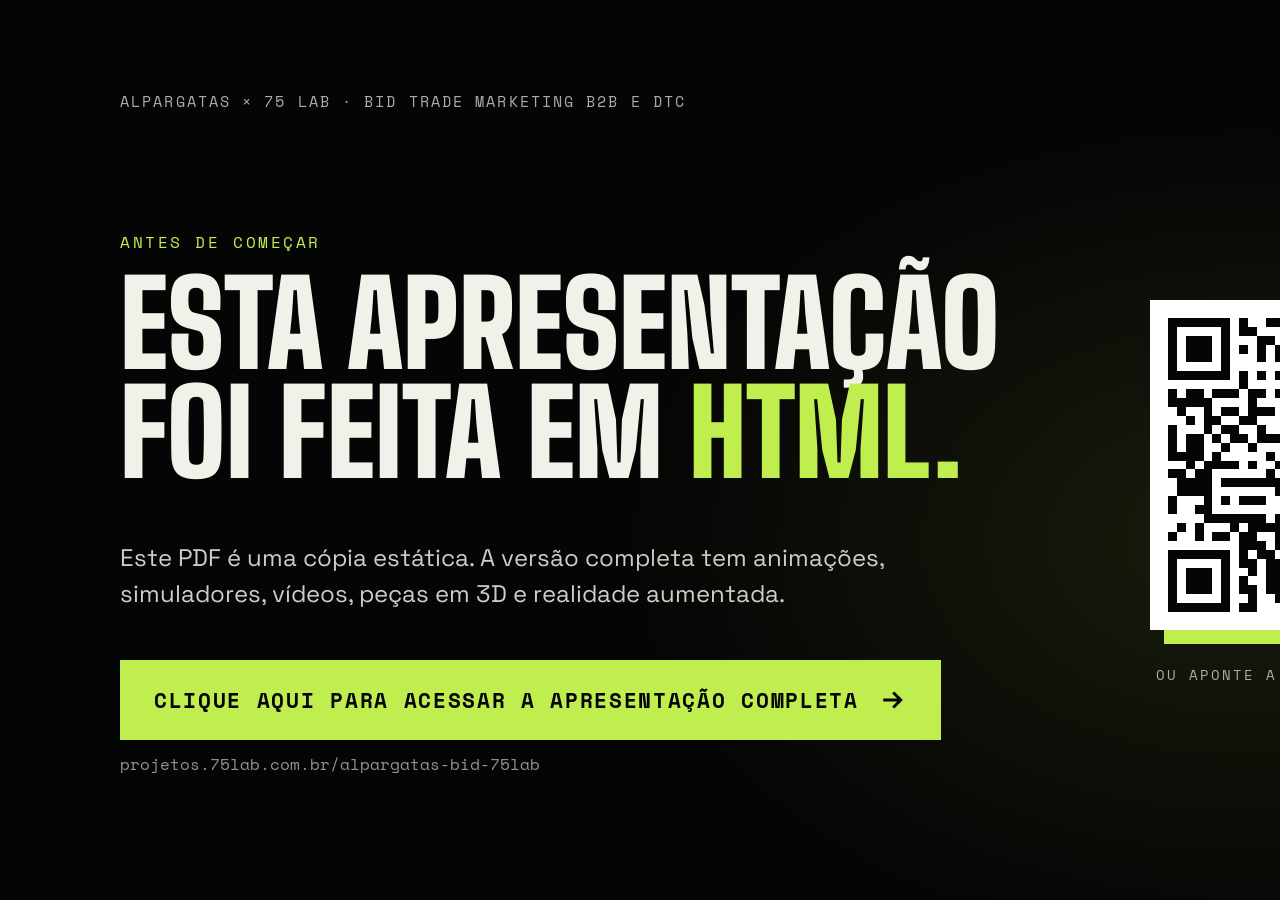
<file: pdf-capa.html>
<!doctype html>
<html lang="pt-BR"><head><meta charset="utf-8"><meta name="viewport" content="width=1600"><meta name="robots" content="noindex">
<title>Capa do PDF</title>
<!-- Primeira página do PDF (fonte/gerar-pdf.mjs): leva quem recebeu o PDF para a versão em HTML. -->
<link href="https://fonts.googleapis.com/css2?family=Big+Shoulders+Display:wght@700;900&family=Space+Grotesk:wght@400;500;600;700&family=Space+Mono:wght@400;700&display=swap" rel="stylesheet">
<style>
*{box-sizing:border-box;margin:0;padding:0}
html,body{width:1600px;height:900px;overflow:hidden;background:#050505;color:#F2F1E9;font-family:'Space Grotesk',sans-serif}
body{position:relative;background:radial-gradient(900px 600px at 78% 60%,rgba(192,238,78,.10),transparent 70%),#050505}
.topo{position:absolute;left:120px;right:120px;top:84px;display:flex;justify-content:space-between;align-items:center;font-family:'Space Mono',monospace;font-size:15px;letter-spacing:.14em;text-transform:uppercase;color:rgba(242,241,233,.7)}
.topo img{height:34px}
.rot{position:absolute;left:120px;top:230px;font-family:'Space Mono',monospace;font-size:16px;letter-spacing:.16em;text-transform:uppercase;color:#C0EE4E}
h1{position:absolute;left:120px;top:270px;width:900px;font-family:'Big Shoulders Display',sans-serif;font-weight:900;font-size:118px;line-height:.92;text-transform:uppercase}
h1 em{font-style:normal;color:#C0EE4E}
p{position:absolute;left:120px;top:540px;width:820px;font-size:24px;line-height:1.5;color:rgba(242,241,233,.85)}
.botao{position:absolute;left:120px;top:660px;display:flex;align-items:center;gap:18px;background:#C0EE4E;color:#050505;font-family:'Space Mono',monospace;font-weight:700;font-size:21px;letter-spacing:.08em;text-transform:uppercase;padding:24px 34px}
.botao svg{width:30px;height:30px}
.url{position:absolute;left:120px;top:752px;font-family:'Space Mono',monospace;font-size:16px;color:rgba(242,241,233,.6)}
.qr{position:absolute;right:120px;top:300px;width:330px;text-align:center}
.qr img{width:330px;height:330px;display:block;box-shadow:14px 14px 0 #C0EE4E}
.qr span{display:block;margin-top:34px;font-family:'Space Mono',monospace;font-size:14px;letter-spacing:.14em;text-transform:uppercase;color:rgba(242,241,233,.7)}
</style></head><body>
<div class="topo"><span>Alpargatas × 75 LAB · BID Trade Marketing B2B e DTC</span><img src="assets/75lab-lime.png" alt="75 LAB"></div>
<span class="rot">Antes de começar</span>
<h1>Esta apresentação foi feita em <em>HTML.</em></h1>
<p>Este PDF é uma cópia estática. A versão completa tem animações, simuladores, vídeos, peças em 3D e realidade aumentada.</p>
<div class="botao">Clique aqui para acessar a apresentação completa <svg viewBox="0 0 24 24" fill="none" stroke="currentColor" stroke-width="2.4"><path d="M5 12h14M13 6l6 6-6 6"/></svg></div>
<span class="url">projetos.75lab.com.br/alpargatas-bid-75lab</span>
<div class="qr"><img src="assets/qr/deck.svg" alt=""><span>Ou aponte a câmera do celular</span></div>
</body></html>
</file>
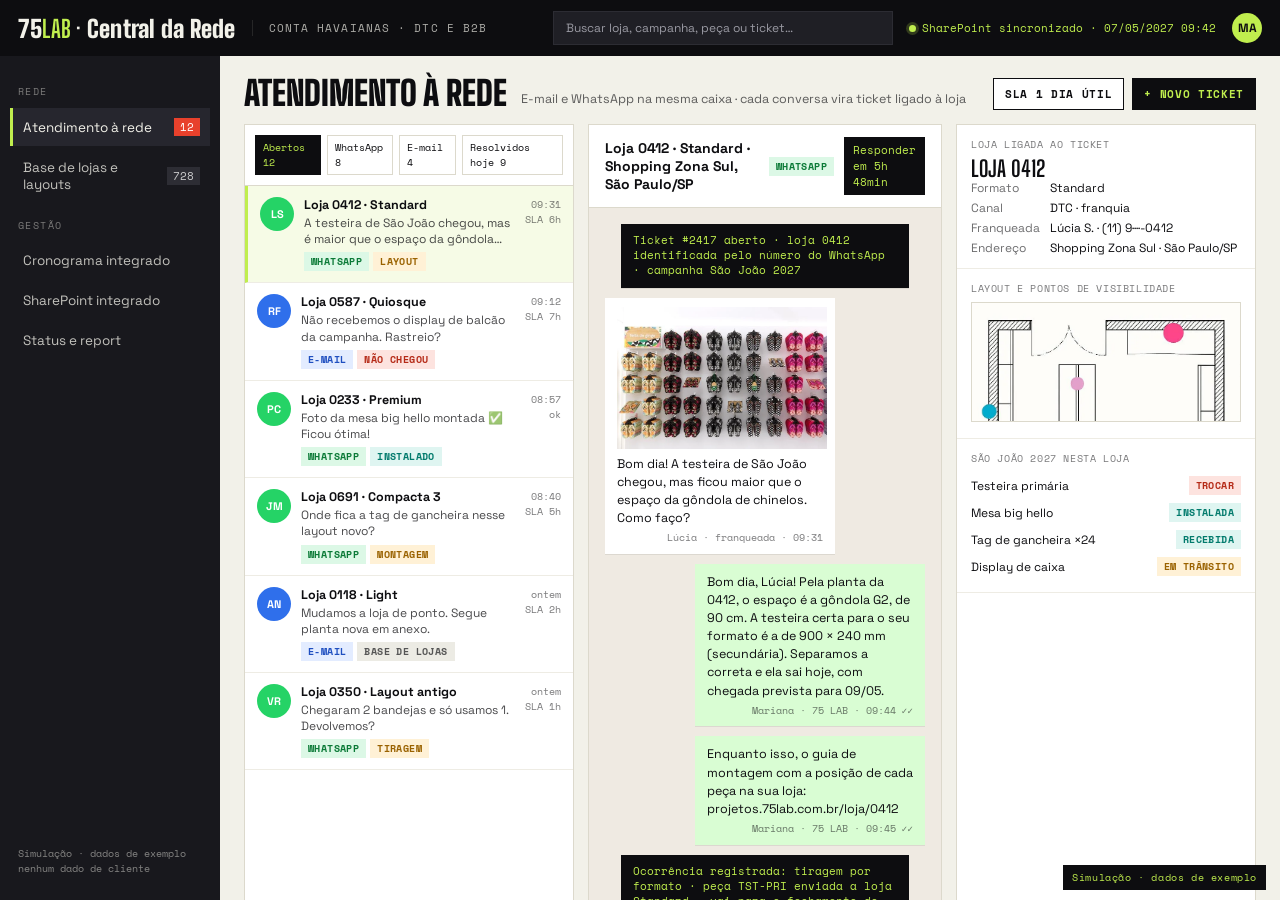
<file: assets/rede/central.html>
<!doctype html>
<html lang="pt-BR">
<head>
<meta charset="utf-8">
<meta name="viewport" content="width=device-width, initial-scale=1">
<meta name="robots" content="noindex">
<title>Central da Rede · simulação · 75 LAB</title>
<link rel="preconnect" href="https://fonts.googleapis.com">
<link rel="preconnect" href="https://fonts.gstatic.com" crossorigin>
<link href="https://fonts.googleapis.com/css2?family=Big+Shoulders+Display:wght@800;900&family=Space+Grotesk:wght@400;500;600;700&family=Space+Mono:wght@400;700&display=swap" rel="stylesheet">
<style>
/* Simulação da central de rede e gestão da conta (dados de exemplo, nenhum dado de cliente) */
:root{--ink:#0d0d10;--ink2:#18181d;--paper:#F2F1E9;--paper2:#E7E5DA;--linha:#dcd9cc;--lime:#C0EE4E;--teal:#01A290;--alerta:#E8412C;--amar:#F2B23A;--wa:#25D366;--azul:#2F6FEB;
  --t:'Big Shoulders Display',Impact,sans-serif;--c:'Space Grotesk',system-ui,sans-serif;--m:'Space Mono',monospace}
*{box-sizing:border-box;margin:0;padding:0}
html,body{height:100%}
body{font-family:var(--c);background:var(--paper);color:var(--ink);font-size:13px;display:grid;grid-template-columns:220px 1fr;grid-template-rows:56px 1fr;height:100vh;overflow:hidden}
button{font:inherit;color:inherit;background:none;border:0;cursor:pointer}
header{grid-column:1/-1;background:var(--ink);color:var(--paper);display:flex;align-items:center;gap:16px;padding:0 18px}
header .logo{font-family:var(--t);font-weight:900;font-size:24px;letter-spacing:.01em}
header .logo b{color:var(--lime)}
header .cli{font-family:var(--m);font-size:11px;letter-spacing:.1em;text-transform:uppercase;opacity:.7;border-left:1px solid #333;padding-left:16px}
header .busca{margin-left:auto;background:#1f1f25;border:1px solid #2c2c33;padding:8px 12px;width:340px;color:#9a9aa3;font-size:12px}
header .sync{font-family:var(--m);font-size:10.5px;display:flex;align-items:center;gap:6px;color:var(--lime)}
header .sync i{width:7px;height:7px;border-radius:50%;background:var(--lime);box-shadow:0 0 0 3px rgba(192,238,78,.2)}
header .eu{width:30px;height:30px;border-radius:50%;background:var(--lime);color:var(--ink);display:grid;place-items:center;font-weight:700;font-size:12px}
nav{background:var(--ink2);color:var(--paper);padding:16px 10px;display:flex;flex-direction:column;gap:3px}
nav .sec{font-family:var(--m);font-size:10px;letter-spacing:.14em;text-transform:uppercase;opacity:.45;margin:12px 8px 6px}
nav button{display:flex;align-items:center;gap:10px;padding:10px 10px;text-align:left;font-size:13.5px;border-left:3px solid transparent;opacity:.78}
nav button:hover{opacity:1;background:#222229}
nav button.on{opacity:1;background:#26262e;border-left-color:var(--lime)}
nav button .ct{margin-left:auto;font-family:var(--m);font-size:10.5px;background:var(--alerta);color:#fff;padding:1px 6px}
nav button .ct.ok{background:#33333b}
nav .rod{margin-top:auto;font-family:var(--m);font-size:10px;opacity:.5;line-height:1.5;padding:8px}
main{overflow:hidden;padding:20px 24px;display:flex;flex-direction:column;gap:14px}
.tit{display:flex;align-items:flex-end;gap:14px}
.tit h1{font-family:var(--t);font-weight:900;font-size:34px;line-height:1;text-transform:uppercase;white-space:nowrap}
.tit .sub{font-size:12.5px;opacity:.65;padding-bottom:3px}
.tit .acoes{margin-left:auto;display:flex;gap:8px}
.bt{font-family:var(--m);font-size:11px;font-weight:700;letter-spacing:.06em;text-transform:uppercase;border:1.5px solid var(--ink);padding:7px 11px;background:#fff}
.bt.cheio{background:var(--ink);color:var(--lime)}
.card{background:#fff;border:1px solid var(--linha)}
.tag{display:inline-flex;align-items:center;gap:5px;font-family:var(--m);font-size:10px;font-weight:700;letter-spacing:.04em;padding:2px 7px;text-transform:uppercase}
.t-wa{background:#dcf8e6;color:#0b7a37}.t-em{background:#e3ecff;color:#1f4fc0}.t-al{background:#fde3df;color:#b52a17}.t-ok{background:#dff5f1;color:#017a6c}.t-am{background:#fff1d6;color:#9a6200}.t-ci{background:#ecebe4;color:#555}
.view{display:none;flex:1;min-height:0}
.view.on{display:flex;flex-direction:column;gap:14px}
.grid{display:grid;gap:14px;flex:1;min-height:0}
.kpis{display:grid;grid-template-columns:repeat(5,1fr);gap:10px}
.kpi{background:#fff;border:1px solid var(--linha);padding:12px 14px}
.kpi small{display:block;font-family:var(--m);font-size:10px;letter-spacing:.06em;text-transform:uppercase;opacity:.6}
.kpi b{display:block;font-family:var(--t);font-weight:900;font-size:36px;line-height:1;margin-top:4px}
.kpi em{font-style:normal;font-size:11.5px;opacity:.7}
.kpi.al b{color:var(--alerta)}.kpi.ok b{color:var(--teal)}
table{width:100%;border-collapse:collapse;font-size:12.5px}
th{font-family:var(--m);font-size:10px;letter-spacing:.06em;text-transform:uppercase;text-align:left;opacity:.55;font-weight:400;padding:8px 10px;border-bottom:1px solid var(--linha)}
td{padding:9px 10px;border-bottom:1px solid #eeece4}
tr.sel td{background:#f6fbe6}
.bar{height:7px;background:#ecebe4;position:relative;min-width:80px}.bar i{position:absolute;left:0;top:0;bottom:0;background:var(--teal)}

/* atendimento */
#v-atendimento .grid{grid-template-columns:330px 1fr 300px}
.inbox{display:flex;flex-direction:column;overflow:hidden}
.inbox .filtros{display:flex;gap:6px;padding:10px;border-bottom:1px solid var(--linha)}
.inbox .filtros span{font-family:var(--m);font-size:10px;padding:4px 7px;border:1px solid var(--linha)}
.inbox .filtros span.on{background:var(--ink);color:var(--lime);border-color:var(--ink)}
.msg{padding:11px 12px;border-bottom:1px solid #eeece4;display:grid;grid-template-columns:34px 1fr auto;gap:10px;align-items:start}
.msg.sel{background:#f6fbe6;border-left:3px solid var(--lime)}
.msg .av{width:34px;height:34px;border-radius:50%;display:grid;place-items:center;font-weight:700;font-size:11px;color:#fff}
.msg b{display:block;font-size:12.5px}
.msg p{font-size:12px;opacity:.75;line-height:1.35;margin-top:2px}
.msg .h{font-family:var(--m);font-size:10px;opacity:.55;text-align:right}
.msg .tags{display:flex;gap:4px;margin-top:5px;flex-wrap:wrap}
.conversa{display:flex;flex-direction:column}
.conversa .cab{padding:12px 16px;border-bottom:1px solid var(--linha);display:flex;align-items:center;gap:10px}
.conversa .cab b{font-size:14px}
.conversa .cab .sla{margin-left:auto;font-family:var(--m);font-size:11px;background:var(--ink);color:var(--lime);padding:5px 9px}
.fio{flex:1;padding:16px;display:flex;flex-direction:column;gap:10px;background:#efeae2;overflow:hidden}
.bal{max-width:72%;padding:9px 12px;font-size:12.5px;line-height:1.45;box-shadow:0 1px 0 rgba(0,0,0,.08)}
.bal.ele{background:#fff;align-self:flex-start}
.bal.nos{background:#d9fdd3;align-self:flex-end}
.bal small{display:block;font-family:var(--m);font-size:9.5px;opacity:.55;margin-top:4px;text-align:right}
.bal img{width:210px;display:block;margin-bottom:6px}
.bal.sis{align-self:center;background:var(--ink);color:var(--lime);font-family:var(--m);font-size:10.5px;max-width:90%}
.resp{display:flex;gap:8px;padding:10px;border-top:1px solid var(--linha);align-items:center}
.resp span{flex:1;border:1px solid var(--linha);padding:9px 10px;color:#888;font-size:12px}
.resp .bt{white-space:nowrap}
.loja-lado{display:flex;flex-direction:column;overflow:hidden}
.loja-lado .bloco{padding:12px 14px;border-bottom:1px solid #eeece4}
.loja-lado h3{font-family:var(--t);font-size:22px;line-height:1;text-transform:uppercase}
.loja-lado .k{font-family:var(--m);font-size:10px;letter-spacing:.06em;text-transform:uppercase;opacity:.55;margin-bottom:6px}
.loja-lado dl{display:grid;grid-template-columns:auto 1fr;gap:4px 10px;font-size:12px}
.loja-lado dt{opacity:.6}
.loja-lado .planta{width:100%;height:120px;object-fit:cover;object-position:top;border:1px solid var(--linha)}
.pecas-l li{list-style:none;display:flex;justify-content:space-between;align-items:center;font-size:12px;padding:4px 0}

/* base de lojas */
#v-lojas .grid{grid-template-columns:1fr 360px}
.mapa-f{display:flex;gap:6px;padding:10px;border-bottom:1px solid var(--linha);flex-wrap:wrap}
.mapa-f span{font-family:var(--m);font-size:10px;padding:4px 8px;border:1px solid var(--linha)}
.mapa-f span.on{background:var(--ink);color:var(--lime);border-color:var(--ink)}
.ficha-l{display:flex;flex-direction:column;overflow:hidden}
.ficha-l .foto{width:100%;height:150px;object-fit:cover}
.ficha-l .pl{width:100%;height:190px;object-fit:contain;background:#fff;border-top:1px solid var(--linha)}
.ficha-l .bloco{padding:12px 14px;border-bottom:1px solid #eeece4}
.pontos{display:grid;grid-template-columns:1fr 1fr;gap:6px;font-size:11.5px}
.pontos span{display:flex;gap:6px;align-items:center}
.pontos i{width:9px;height:9px;border-radius:50%}

/* cronograma */
.gantt{position:relative;overflow:hidden;flex:1}
.gantt .meses{display:grid;grid-template-columns:200px repeat(12,1fr);border-bottom:1px solid var(--linha)}
.gantt .meses span{font-family:var(--m);font-size:10px;padding:8px 6px;opacity:.6;border-left:1px solid #eeece4}
.gl{display:grid;grid-template-columns:200px 1fr;align-items:center;border-bottom:1px solid #f0eee6;height:46px}
.gl .n{font-size:12px;padding:0 10px;display:flex;gap:6px;align-items:center;white-space:nowrap;overflow:hidden}
.gl .n i{font-style:normal;font-family:var(--m);font-size:9px;padding:1px 4px}
.gl .faixa{position:relative;height:100%}
.gl .seg{position:absolute;top:14px;height:18px}
.s1{background:#cfcbbb}.s2{background:#9bd1c8}.s3{background:#6db3a8}.s4{background:var(--teal)}.s5{background:var(--lime)}
.hoje{position:absolute;top:0;bottom:0;width:2px;background:var(--alerta);z-index:2}
.hoje span{position:absolute;top:8px;left:6px;background:#fff;padding:1px 4px;font-family:var(--m);font-size:9.5px;color:var(--alerta);white-space:nowrap}
.leg-g{display:flex;gap:14px;font-size:11.5px;align-items:center}
.leg-g span{display:flex;gap:6px;align-items:center}.leg-g i{width:16px;height:9px}

/* sharepoint */
#v-sharepoint .grid{grid-template-columns:300px 1fr}
.arvore{padding:10px 8px;font-size:12.5px;overflow:hidden}
.arvore div{padding:5px 6px;display:flex;gap:7px;align-items:center;white-space:nowrap}
.arvore div.on{background:#eef7d6;font-weight:600}
.arvore .p1{padding-left:18px}.arvore .p2{padding-left:32px}.arvore .p3{padding-left:46px}
.ic-pasta{width:14px;height:11px;background:#f2c94c;border-radius:1px;position:relative;flex:none}
.ic-pasta::before{content:'';position:absolute;left:0;top:-3px;width:6px;height:3px;background:#f2c94c;border-radius:1px 1px 0 0}
.arq td:first-child{display:flex;gap:8px;align-items:center}
.ext{font-family:var(--m);font-size:9px;font-weight:700;color:#fff;padding:2px 4px;width:34px;text-align:center}
.e-pdf{background:#d93025}.e-ai{background:#ff7c00}.e-xlsx{background:#1d6f42}.e-dxf{background:#555}.e-jpg{background:#2F6FEB}
.sp-top{display:flex;align-items:center;gap:10px;padding:10px 12px;border-bottom:1px solid var(--linha)}
.sp-top .cam{font-size:12px;opacity:.7}
.sp-top .cam b{opacity:1}

/* status e report */
#v-status .grid{grid-template-columns:1.15fr 1fr}
.camp-l td:nth-child(3){width:170px}
.rep{padding:18px 20px;display:flex;flex-direction:column;gap:10px;overflow:hidden}
.rep .cab-r{display:flex;justify-content:space-between;align-items:baseline;border-bottom:3px solid var(--ink);padding-bottom:8px}
.rep h2{font-family:var(--t);font-weight:900;font-size:26px;text-transform:uppercase}
.rep .cab-r span{font-family:var(--m);font-size:10px;opacity:.6}
.rep h4{font-family:var(--m);font-size:10px;letter-spacing:.08em;text-transform:uppercase;opacity:.6;margin-top:4px}
.rep ul{padding-left:16px;font-size:12.5px;line-height:1.5}
.rep .mini{display:grid;grid-template-columns:repeat(4,1fr);gap:8px}
.rep .mini div{background:var(--paper);padding:8px 10px}
.rep .mini b{display:block;font-family:var(--t);font-size:26px;line-height:1}
.rep .mini small{font-size:10.5px;opacity:.7}
.cad{padding:14px 16px}.cad .k{font-family:var(--m);font-size:10px;letter-spacing:.06em;text-transform:uppercase;opacity:.55;margin-bottom:10px}
.ritmo{display:grid;grid-template-columns:repeat(5,1fr);gap:8px}.ritmo div{border-top:3px solid var(--teal);padding-top:8px}.ritmo b{display:block;font-family:var(--t);font-size:20px;text-transform:uppercase}.ritmo span{font-size:11.5px;opacity:.75;line-height:1.35}
td{padding:12px 10px}
.marca-sim{position:fixed;right:14px;bottom:10px;font-family:var(--m);font-size:10px;background:var(--ink);color:var(--lime);padding:5px 9px;letter-spacing:.06em;z-index:9}
</style>
</head>
<body>
<header>
  <span class="logo">75<b>LAB</b> · Central da Rede</span>
  <span class="cli">Conta Havaianas · DTC e B2B</span>
  <span class="busca">Buscar loja, campanha, peça ou ticket…</span>
  <span class="sync"><i></i>SharePoint sincronizado · 07/05/2027 09:42</span>
  <span class="eu">MA</span>
</header>
<nav id="menu">
  <span class="sec">Rede</span>
  <button data-v="atendimento" class="on">Atendimento à rede <span class="ct">12</span></button>
  <button data-v="lojas">Base de lojas e layouts <span class="ct ok">728</span></button>
  <span class="sec">Gestão</span>
  <button data-v="cronograma">Cronograma integrado</button>
  <button data-v="sharepoint">SharePoint integrado</button>
  <button data-v="status">Status e report</button>
  <div class="rod">Simulação · dados de exemplo<br>nenhum dado de cliente</div>
</nav>
<main>

<!-- ======================= atendimento -->
<section class="view on" id="v-atendimento">
  <div class="tit"><h1>Atendimento à rede</h1><span class="sub">E-mail e WhatsApp na mesma caixa · cada conversa vira ticket ligado à loja</span>
    <div class="acoes"><span class="bt">SLA 1 dia útil</span><span class="bt cheio">+ Novo ticket</span></div></div>
  <div class="grid">
    <div class="card inbox">
      <div class="filtros"><span class="on">Abertos 12</span><span>WhatsApp 8</span><span>E-mail 4</span><span>Resolvidos hoje 9</span></div>
      <div class="msg sel"><span class="av" style="background:#25D366">LS</span><div><b>Loja 0412 · Standard</b><p>A testeira de São João chegou, mas é maior que o espaço da gôndola…</p><div class="tags"><span class="tag t-wa">WhatsApp</span><span class="tag t-am">Layout</span></div></div><span class="h">09:31<br>SLA 6h</span></div>
      <div class="msg"><span class="av" style="background:#2F6FEB">RF</span><div><b>Loja 0587 · Quiosque</b><p>Não recebemos o display de balcão da campanha. Rastreio?</p><div class="tags"><span class="tag t-em">E-mail</span><span class="tag t-al">Não chegou</span></div></div><span class="h">09:12<br>SLA 7h</span></div>
      <div class="msg"><span class="av" style="background:#25D366">PC</span><div><b>Loja 0233 · Premium</b><p>Foto da mesa big hello montada ✅ Ficou ótima!</p><div class="tags"><span class="tag t-wa">WhatsApp</span><span class="tag t-ok">Instalado</span></div></div><span class="h">08:57<br>ok</span></div>
      <div class="msg"><span class="av" style="background:#25D366">JM</span><div><b>Loja 0691 · Compacta 3</b><p>Onde fica a tag de gancheira nesse layout novo?</p><div class="tags"><span class="tag t-wa">WhatsApp</span><span class="tag t-am">Montagem</span></div></div><span class="h">08:40<br>SLA 5h</span></div>
      <div class="msg"><span class="av" style="background:#2F6FEB">AN</span><div><b>Loja 0118 · Light</b><p>Mudamos a loja de ponto. Segue planta nova em anexo.</p><div class="tags"><span class="tag t-em">E-mail</span><span class="tag t-ci">Base de lojas</span></div></div><span class="h">ontem<br>SLA 2h</span></div>
      <div class="msg"><span class="av" style="background:#25D366">VR</span><div><b>Loja 0350 · Layout antigo</b><p>Chegaram 2 bandejas e só usamos 1. Devolvemos?</p><div class="tags"><span class="tag t-wa">WhatsApp</span><span class="tag t-am">Tiragem</span></div></div><span class="h">ontem<br>SLA 1h</span></div>
    </div>
    <div class="card conversa">
      <div class="cab"><b>Loja 0412 · Standard · Shopping Zona Sul, São Paulo/SP</b><span class="tag t-wa">WhatsApp</span><span class="sla">Responder em 5h 48min</span></div>
      <div class="fio">
        <div class="bal sis">Ticket #2417 aberto · loja 0412 identificada pelo número do WhatsApp · campanha São João 2027</div>
        <div class="bal ele"><img src="../img/vis-painel.webp" alt="">Bom dia! A testeira de São João chegou, mas ficou maior que o espaço da gôndola de chinelos. Como faço?<small>Lúcia · franqueada · 09:31</small></div>
        <div class="bal nos">Bom dia, Lúcia! Pela planta da 0412, o espaço é a gôndola G2, de 90 cm. A testeira certa para o seu formato é a de 900 × 240 mm (secundária). Separamos a correta e ela sai hoje, com chegada prevista para 09/05.<small>Mariana · 75 LAB · 09:44 ✓✓</small></div>
        <div class="bal nos">Enquanto isso, o guia de montagem com a posição de cada peça na sua loja: projetos.75lab.com.br/loja/0412<small>Mariana · 75 LAB · 09:45 ✓✓</small></div>
        <div class="bal sis">Ocorrência registrada: tiragem por formato · peça TST-PRI enviada a loja Standard · vai para o fechamento de ciclo</div>
      </div>
      <div class="resp"><span>Responder pelo WhatsApp…</span><span class="bt">Modelos</span><span class="bt cheio">Enviar</span></div>
    </div>
    <div class="card loja-lado">
      <div class="bloco"><div class="k">Loja ligada ao ticket</div><h3>Loja 0412</h3><dl><dt>Formato</dt><dd>Standard</dd><dt>Canal</dt><dd>DTC · franquia</dd><dt>Franqueada</dt><dd>Lúcia S. · (11) 9····-0412</dd><dt>Endereço</dt><dd>Shopping Zona Sul · São Paulo/SP</dd></dl></div>
      <div class="bloco"><div class="k">Layout e pontos de visibilidade</div><img class="planta" src="../img/vis-planta.webp" alt=""></div>
      <div class="bloco"><div class="k">São João 2027 nesta loja</div><ul class="pecas-l">
        <li>Testeira primária <span class="tag t-al">trocar</span></li>
        <li>Mesa big hello <span class="tag t-ok">instalada</span></li>
        <li>Tag de gancheira ×24 <span class="tag t-ok">recebida</span></li>
        <li>Display de caixa <span class="tag t-am">em trânsito</span></li></ul></div>
    </div>
  </div>
</section>

<!-- ======================= base de lojas -->
<section class="view" id="v-lojas">
  <div class="tit"><h1>Base de lojas e layouts</h1><span class="sub">728 lojas com formato, planta, fotos e pontos de visibilidade · a mesma base do SharePoint</span>
    <div class="acoes"><span class="bt">Exportar Excel</span><span class="bt cheio">Atualizar planta</span></div></div>
  <div class="kpis"><div class="kpi"><small>Lojas na base</small><b>728</b><em>658 em jan · 728 em dez</em></div><div class="kpi"><small>Com planta atualizada</small><b>694</b><em>95%</em></div><div class="kpi"><small>Com foto da fachada</small><b>711</b><em>98%</em></div><div class="kpi ok"><small>Modeladas em 3D</small><b>212</b><em>todas as Premium e Standard</em></div><div class="kpi al"><small>Mudaram de layout</small><b>6</b><em>no último mês</em></div></div>
  <div class="grid">
    <div class="card" style="overflow:hidden">
      <div class="mapa-f"><span class="on">Todos os formatos</span><span>Premium 126</span><span>Standard 233</span><span>Light 117</span><span>Compacta 3 102</span><span>Layout antigo 87</span><span>Quiosque 63</span></div>
      <table><thead><tr><th>Loja</th><th>Formato</th><th>Cidade</th><th>Planta</th><th>Pontos</th><th>Última atualização</th></tr></thead><tbody id="tbLojas"></tbody></table>
    </div>
    <div class="card ficha-l">
      <img class="foto" src="../img/fmt-standard.webp" alt="">
      <div class="bloco"><div class="k" style="font-family:var(--m);font-size:10px;opacity:.55;text-transform:uppercase">Loja 0412 · Standard</div><b style="font-family:var(--t);font-size:22px;text-transform:uppercase">Shopping Zona Sul</b><div style="font-size:12px;opacity:.7">68 m² · 2 gôndolas · vitrine de 3,2 m · franquia</div></div>
      <img class="pl" src="../img/vis-planta.webp" alt="">
      <div class="bloco"><div class="pontos"><span><i style="background:#E8412C"></i>Big hello</span><span><i style="background:#F28AC8"></i>Mesa secundária</span><span><i style="background:#01A290"></i>Vitrine</span><span><i style="background:#2F6FEB"></i>Gôndola G2 · 90 cm</span></div></div>
    </div>
  </div>
</section>

<!-- ======================= cronograma -->
<section class="view" id="v-cronograma">
  <div class="tit"><h1>Cronograma integrado</h1><span class="sub">DTC e B2B no mesmo calendário · cada campanha com as cinco etapas e a data de loja</span>
    <div class="acoes"><span class="bt">Só DTC</span><span class="bt">Só B2B</span><span class="bt cheio">Exportar</span></div></div>
  <div class="leg-g"><span><i class="s1"></i>Pauta</span><span><i class="s2"></i>Direção</span><span><i class="s3"></i>Engenharia</span><span><i class="s4"></i>Produção</span><span><i class="s5"></i>Loja</span></div>
  <div class="card gantt" id="gantt"></div>
</section>

<!-- ======================= sharepoint -->
<section class="view" id="v-sharepoint">
  <div class="tit"><h1>SharePoint integrado</h1><span class="sub">O acervo fica no SharePoint de vocês · a central organiza e sincroniza por campanha, formato e loja</span>
    <div class="acoes"><span class="bt">Abrir no SharePoint</span><span class="bt cheio">Compartilhar pasta</span></div></div>
  <div class="grid">
    <div class="card arvore">
      <div><span class="ic-pasta"></span>Havaianas · Trade 2027</div>
      <div class="p1"><span class="ic-pasta"></span>00 Base de lojas e layouts</div>
      <div class="p1"><span class="ic-pasta"></span>01 Cronograma integrado</div>
      <div class="p1"><span class="ic-pasta"></span>DTC</div>
      <div class="p2"><span class="ic-pasta"></span>04 Dia das Mães + Aura</div>
      <div class="p2"><span class="ic-pasta"></span>05 São João 2027</div>
      <div class="p3"><span class="ic-pasta"></span>01 Briefing e pauta</div>
      <div class="p3"><span class="ic-pasta"></span>02 KV e direção</div>
      <div class="p3 on"><span class="ic-pasta"></span>03 Arte-final e executivo</div>
      <div class="p3"><span class="ic-pasta"></span>04 Produção e QA</div>
      <div class="p3"><span class="ic-pasta"></span>05 Execução e fotos</div>
      <div class="p1"><span class="ic-pasta"></span>B2B</div>
      <div class="p1"><span class="ic-pasta"></span>Reports</div>
    </div>
    <div class="card" style="overflow:hidden">
      <div class="sp-top"><span class="cam">Trade 2027 › DTC › 05 São João 2027 › <b>03 Arte-final e executivo</b></span><span class="tag t-ok" style="margin-left:auto">Sincronizado</span></div>
      <table class="arq"><thead><tr><th>Arquivo</th><th>Formato de loja</th><th>Versão</th><th>Aprovado por</th><th>Modificado</th></tr></thead><tbody>
        <tr><td><span class="ext e-pdf">PDF</span>SJ27_Testeira-primaria_960x250_AF.pdf</td><td>Premium · Standard</td><td>v3 · final</td><td>Trade DTC · 18/02</td><td>18/02/2027</td></tr>
        <tr><td><span class="ext e-pdf">PDF</span>SJ27_Testeira-secundaria_900x240_AF.pdf</td><td>Light · Compacta 3</td><td>v2 · final</td><td>Trade DTC · 18/02</td><td>18/02/2027</td></tr>
        <tr><td><span class="ext e-dxf">DXF</span>SJ27_Mesa-big-hello_executivo_R01.dxf</td><td>Premium</td><td>R01</td><td>Engenharia 75 LAB</td><td>24/02/2027</td></tr>
        <tr><td><span class="ext e-pdf">PDF</span>SJ27_Mesa-big-hello_executivo_R01.pdf</td><td>Premium</td><td>R01</td><td>Trade DTC · 26/02</td><td>26/02/2027</td></tr>
        <tr><td><span class="ext e-ai">AI</span>SJ27_Display-quiosque_AF.ai</td><td>Quiosque</td><td>v4 · final</td><td>Trade DTC · 27/02</td><td>27/02/2027</td></tr>
        <tr><td><span class="ext e-pdf">PDF</span>SJ27_Tag-gancheira_60x120_AF.pdf</td><td>Todos</td><td>v2 · final</td><td>Trade DTC · 20/02</td><td>20/02/2027</td></tr>
        <tr><td><span class="ext e-xlsx">XLSX</span>SJ27_Tiragem-por-loja.xlsx</td><td>728 lojas</td><td>v5</td><td>Trade DTC · 03/03</td><td>03/03/2027</td></tr>
        <tr><td><span class="ext e-jpg">JPG</span>SJ27_Mockups-por-formato (36)</td><td>Todos</td><td>final</td><td>Trade DTC · 26/02</td><td>26/02/2027</td></tr>
        <tr><td><span class="ext e-pdf">PDF</span>SJ27_Guia-de-montagem_por-formato.pdf</td><td>Todos</td><td>v1</td><td>Produção 75 LAB</td><td>02/03/2027</td></tr>
      </tbody></table>
    </div>
  </div>
</section>

<!-- ======================= status e report -->
<section class="view" id="v-status">
  <div class="tit"><h1>Status e report</h1><span class="sub">O que está em cada etapa agora, e o relatório que chega a vocês sem ninguém pedir</span>
    <div class="acoes"><span class="bt">Status quinzenal</span><span class="bt cheio">Gerar report</span></div></div>
  <div class="kpis"><div class="kpi"><small>Campanhas em produção</small><b>6</b><em>4 B2B · 2 DTC</em></div><div class="kpi ok"><small>Peças aprovadas no mês</small><b>148</b><em>92% na 1ª ou 2ª rodada</em></div><div class="kpi ok"><small>Lojas com São João instalado</small><b>81%</b><em>589 de 728</em></div><div class="kpi al"><small>Tickets abertos</small><b>12</b><em>0 fora do SLA</em></div><div class="kpi"><small>Artes rápidas na semana</small><b>8</b><em>todas em até 2 dias úteis</em></div></div>
  <div class="grid">
    <div style="display:flex;flex-direction:column;gap:14px;min-height:0"><div class="card" style="overflow:hidden"><table class="camp-l"><thead><tr><th>Campanha</th><th>Canal</th><th>Etapa</th><th>Próximo marco</th><th>Situação</th></tr></thead><tbody id="tbCamp"></tbody></table></div>
    <div class="card cad"><div class="k">Cadência de gestão da conta</div>
      <div class="ritmo"><div><b>Toda hora</b><span>painel ao vivo e atendimento à rede</span></div><div><b>Semanal</b><span>pauta com o trade e report por e-mail</span></div><div><b>Quinzenal</b><span>status de cada campanha, etapa a etapa</span></div><div><b>Mensal</b><span>fechamento de ciclo e indicadores</span></div><div><b>Trimestral</b><span>estratégia e calendário do próximo trimestre</span></div></div></div></div>
    <div class="card rep">
      <div class="cab-r"><h2>Report semanal · semana 19</h2><span>enviado sex 07/05/2027 · 18h</span></div>
      <div class="mini"><div><b>94%</b><small>lojas receberam SJ</small></div><div><b>81%</b><small>instalaram</small></div><div><b>3,2 d</b><small>chegada à instalação</small></div><div><b>27</b><small>tickets na semana</small></div></div>
      <h4>O que aconteceu</h4><ul><li>São João: 589 lojas instaladas com foto; 41 sem leitura viraram ocorrência.</li><li>Dia dos Namorados entrou em produção com 3 orçamentos e protótipo aprovado.</li><li>6 lojas mudaram de layout: plantas atualizadas na base e no SharePoint.</li></ul>
      <h4>O que precisa de vocês</h4><ul><li>Aprovar 4 peças do Masculino + Dia dos Pais (esperando há 2 dias úteis).</li><li>Confirmar a tiragem do B2B especializado até 12/05.</li></ul>
    </div>
  </div>
</section>

</main>
<span class="marca-sim">Simulação · dados de exemplo</span>
<script>
(function(){
  const $=s=>document.querySelector(s),$$=s=>[...document.querySelectorAll(s)];
  function vista(v){$$('#menu button').forEach(b=>b.classList.toggle('on',b.dataset.v===v));$$('.view').forEach(s=>s.classList.toggle('on',s.id==='v-'+v));history.replaceState(null,'','?v='+v);}
  $$('#menu button').forEach(b=>b.addEventListener('click',()=>vista(b.dataset.v)));
  const q=new URLSearchParams(location.search).get('v');if(q)vista(q);
  // base de lojas
  const F=['Premium','Standard','Light','Compacta 3','Layout antigo','Quiosque'],C=['São Paulo/SP','Rio de Janeiro/RJ','Belo Horizonte/MG','Curitiba/PR','Recife/PE','Salvador/BA','Porto Alegre/RS','Fortaleza/CE','Goiânia/GO','Campinas/SP'];
  let s=7;const r=()=>(s=(s*16807)%2147483647)/2147483647;
  const lojas=[412,118,233,350,587,691,744,102,256,309,478,520,615].map((n,i)=>({n:String(n).padStart(4,'0'),f:F[Math.floor(r()*6)],c:C[Math.floor(r()*10)],p:r()>.1,pt:2+Math.floor(r()*4),d:String(1+Math.floor(r()*28)).padStart(2,'0')+'/0'+(1+Math.floor(r()*4))+'/2027'}));
  lojas[0].f='Standard';lojas[0].c='São Paulo/SP';
  $('#tbLojas').innerHTML=lojas.map((l,i)=>`<tr class="${i?'':'sel'}"><td><b>Loja ${l.n}</b></td><td>${l.f}</td><td>${l.c}</td><td>${l.p?'<span class="tag t-ok">atualizada</span>':'<span class="tag t-am">pedir nova</span>'}</td><td>${l.pt} pontos</td><td>${l.d}</td></tr>`).join('');
  // cronograma integrado: 100 dias úteis até a loja, em cinco etapas (10/20/20/35/15)
  const camp=[['Masterbrand Verão 26.27','B2B','2027-01-04'],['Carnaval','B2B','2027-02-01'],['Point on Top','B2B','2027-03-09'],['Dia das Mães + Aura','DTC','2027-04-06'],['Dia dos Namorados','DTC','2027-05-11'],['São João 2027','DTC','2027-05-17'],['Slides · Copa Feminina','B2B','2027-05-13'],['Masculino + Dia dos Pais','B2B','2027-07-12'],['Nova Coleção','DTC','2027-08-24'],['Tradi 65 anos','B2B','2027-09-09'],['Dia das Crianças','B2B','2027-09-13'],['Masterbrand Verão 27.28','B2B','2027-10-19'],['Black Friday','DTC','2027-11-16']];
  const D=x=>new Date(x+'T12:00:00'),T0=D('2027-01-01'),T1=D('2027-12-31'),pc=d=>Math.max(0,(d-T0)/(T1-T0)*100);
  const du=(d,n)=>{d=new Date(d);while(n>0){d.setDate(d.getDate()-1);const w=d.getDay();if(w&&w<6)n--;}return d;};
  const g=$('#gantt');let h='<div class="meses"><span></span>'+['JAN','FEV','MAR','ABR','MAI','JUN','JUL','AGO','SET','OUT','NOV','DEZ'].map(m=>'<span>'+m+'</span>').join('')+'</div>';
  camp.forEach(([n,c,f])=>{const fim=D(f);const marcos=[100,90,70,50,15,0].map(k=>du(fim,k));
    let segs='';for(let k=0;k<5;k++){const a=pc(marcos[k]),b=pc(marcos[k+1]);if(b>0)segs+=`<i class="seg s${k+1}" style="left:${a}%;width:${b-a}%"></i>`;}
    h+=`<div class="gl"><span class="n"><i class="tag ${c==='DTC'?'t-em':'t-ok'}">${c}</i>${n}</span><span class="faixa">${segs}</span></div>`;});
  g.innerHTML=h+'<i class="hoje" id="hoje"><span>hoje · 07/05</span></i>';
  requestAnimationFrame(()=>{const f=g.querySelector('.faixa');const x=f.offsetLeft+f.offsetWidth*pc(D('2027-05-07'))/100;$('#hoje').style.left=x+'px';});
  // status
  const st=[['São João 2027','DTC','Loja','17/05 · na loja','<span class="tag t-ok">no prazo</span>',90],['Dia dos Namorados','DTC','Produção','26/05 · loja','<span class="tag t-ok">no prazo</span>',72],['Slides · Copa Feminina','B2B','Produção','13/05 · loja','<span class="tag t-am">atenção</span>',85],['Masculino + Dia dos Pais','B2B','Engenharia','14/05 · arte-final','<span class="tag t-am">esperando vocês</span>',45],['Nova Coleção','DTC','Direção','21/05 · KV','<span class="tag t-ok">no prazo</span>',28],['Tradi 65 anos','B2B','Pauta','12/05 · pauta','<span class="tag t-ok">no prazo</span>',12]];
  $('#tbCamp').innerHTML=st.map(x=>`<tr><td><b>${x[0]}</b></td><td>${x[1]}</td><td>${x[2]}<div class="bar"><i style="width:${x[5]}%"></i></div></td><td>${x[3]}</td><td>${x[4]}</td></tr>`).join('');
})();
</script>
</body>
</html>
</file>
<file: assets/deck.css>
/* Deck Alpargatas × 75 LAB · identidade do 75lab.com.br
   palco fixo 1600x900 escalado; cantos retos; Big Shoulders + Space Grotesk + Space Mono */
:root{
  --ink:#050505;--ink-2:#101013;--ink-3:#17171c;--ink-4:#22222a;
  --paper:#F2F1E9;--paper-2:#E7E5DA;--paper-3:#DAD7C8;
  --lime:#C0EE4E;--lime-2:#AFD637;--teal:#01A290;--teal-2:#06C6AE;--alerta:#E8412C;
  --titulo:'Big Shoulders Display',Impact,sans-serif;--corpo:'Space Grotesk',system-ui,sans-serif;--mono:'Space Mono',ui-monospace,monospace;
  --linha-c:rgba(5,5,5,.16);--linha-e:rgba(242,241,233,.16);
  --mx:50%;--my:50%;
  --miolo:.88;--borda:calc(800px - 728px * var(--miolo));
}
*{box-sizing:border-box;margin:0;padding:0}
html,body{height:100%;background:var(--ink);overflow:hidden;color:var(--paper);font-family:var(--corpo);-webkit-font-smoothing:antialiased}
body.tem-mouse,body.tem-mouse *{cursor:none!important}
button{font:inherit;color:inherit;background:none;border:0}
a{color:inherit}
#wrap{position:fixed;inset:0;overflow:hidden;background:var(--ink)}
#stage{position:absolute;left:50%;top:50%;width:1600px;height:900px;margin:-450px 0 0 -800px;transform-origin:center;overflow:hidden;background:var(--ink-2)}

/* ---------- telas ---------- */
.tela{position:absolute;inset:0;overflow:hidden;visibility:hidden;opacity:0}
.tela.ativa{visibility:visible;opacity:1}
/* miolo: o conteúdo encolhe por igual a partir do centro e sobra respiro nas bordas */
.miolo{position:absolute;inset:0;transform:scale(var(--miolo));transform-origin:50% 50%}
.tela[data-tema=claro]{background:var(--paper);color:var(--ink)}
.tela[data-tema=claro2]{background:var(--paper-2);color:var(--ink)}
.tela[data-tema=escuro]{background:var(--ink-2);color:var(--paper)}
.tela[data-tema=lime]{background:var(--lime);color:var(--ink)}
.tela[data-tema=escuro]::before{content:'';position:absolute;inset:0;pointer-events:none;background:radial-gradient(520px circle at var(--mx) var(--my),rgba(192,238,78,.075),rgba(1,162,144,.035) 40%,transparent 70%)}
.grao{position:absolute;inset:0;pointer-events:none;opacity:.07;mix-blend-mode:overlay;z-index:30;background-image:url("data:image/svg+xml;utf8,<svg xmlns='http://www.w3.org/2000/svg' width='160' height='160'><filter id='n'><feTurbulence type='fractalNoise' baseFrequency='.9' numOctaves='2'/></filter><rect width='100%' height='100%' filter='url(%23n)'/></svg>")}

/* ---------- tipografia ---------- */
h1,h2,h3,.num{font-family:var(--titulo);font-weight:900;text-transform:uppercase;letter-spacing:-.02em;line-height:1.04}
h2{font-size:64px}
.eyebrow{font-family:var(--mono);font-weight:700;font-size:12px;letter-spacing:.16em;text-transform:uppercase}
.eyebrow b{color:var(--teal)}
[data-tema=escuro] .eyebrow b{color:var(--lime)}
.apagada{opacity:.38}
.t-lime{color:var(--lime)}.t-teal{color:var(--teal)}
[data-tema=claro] .t-lime,[data-tema=claro2] .t-lime{color:var(--teal)}
.onda{position:relative;white-space:nowrap}
.onda::after{content:'';position:absolute;left:0;right:0;bottom:-.08em;height:.16em;background:url("data:image/svg+xml;utf8,<svg xmlns='http://www.w3.org/2000/svg' width='40' height='12' viewBox='0 0 40 12'><path d='M0 6 Q10 0 20 6 T40 6' fill='none' stroke='%2301A290' stroke-width='3'/></svg>") repeat-x left center/40px 100%;transform:scaleX(0);transform-origin:left;transition:transform .9s cubic-bezier(.2,.7,.2,1) .5s}
.tela.ativa .onda::after{transform:scaleX(1)}
.lead{font-size:18px;line-height:1.5;max-width:640px}
.mono{font-family:var(--mono)}
.peq{font-size:14px;line-height:1.45}
.fonte{position:absolute;left:72px;right:72px;bottom:40px;font-size:9.5px;font-family:var(--mono);opacity:.5;line-height:1.45;letter-spacing:.02em}
.selo{display:inline-flex;align-items:center;gap:8px;font-family:var(--mono);font-size:11px;font-weight:700;letter-spacing:.12em;text-transform:uppercase;padding:6px 10px;background:var(--ink);color:var(--lime)}
[data-tema=escuro] .selo{background:var(--lime);color:var(--ink)}
.selo.pendente{background:transparent;color:inherit;border:2px dashed currentColor}

/* frase de fecho de cada tela */
.fecho{position:absolute;left:72px;right:72px;bottom:86px;display:flex;gap:18px;align-items:flex-start;font-family:var(--mono);font-size:13px;line-height:1.55;letter-spacing:.02em;text-transform:uppercase;padding-top:16px;border-top:2px solid var(--linha-c)}
[data-tema=escuro] .fecho{border-color:var(--linha-e)}
.fecho::before{content:'';flex:none;width:14px;height:14px;margin-top:3px;background:var(--teal)}
[data-tema=escuro] .fecho::before{background:var(--lime)}
[data-tema=lime] .fecho::before{background:var(--ink)}

/* ---------- botões ---------- */
.botao{display:inline-flex;align-items:center;gap:12px;font-family:var(--mono);font-weight:700;font-size:12px;letter-spacing:.12em;text-transform:uppercase;padding:14px 20px;border:2px solid currentColor;background:transparent;color:inherit;text-decoration:none;transition:transform .2s,background .2s,color .2s,box-shadow .2s;white-space:nowrap}
.botao:hover{background:var(--lime);color:var(--ink);border-color:var(--ink);transform:translate(-2px,-2px);box-shadow:3px 3px 0 var(--ink)}
.botao.cheio{background:var(--lime);color:var(--ink);border-color:var(--lime)}
[data-tema=claro] .botao.cheio,[data-tema=claro2] .botao.cheio,[data-tema=lime] .botao.cheio{background:var(--ink);color:var(--lime);border-color:var(--ink)}
.botao.cheio:hover{background:var(--paper);color:var(--ink);border-color:var(--ink)}
.botao.mini{padding:9px 13px;font-size:11px}
.seta::after{content:'→';font-family:var(--corpo);font-size:16px;transition:transform .2s}
.botao:hover .seta::after,.seta:hover::after{transform:translateX(3px)}

/* ícones */
.ic{width:40px;height:40px;fill:none;stroke:currentColor;stroke-width:3;stroke-linecap:square;stroke-linejoin:miter;flex:none}
.ic.p{width:24px;height:24px;stroke-width:3.5}
.ic.g{width:56px;height:56px}
.tela.ativa .ic.vivo{animation:icone 3.2s ease-in-out infinite}
@keyframes icone{0%,100%{transform:translateY(0)}50%{transform:translateY(-4px)}}

/* entrada dos elementos */
.anima{opacity:0;transform:translateY(26px);transition:opacity .7s ease,transform .7s cubic-bezier(.2,.7,.2,1)}
.anima.esq{transform:translateX(-30px)}.anima.dir{transform:translateX(30px)}.anima.zoom{transform:scale(.94)}
.tela.ativa .anima{opacity:1;transform:none}
.tela.ativa .d1{transition-delay:.15s}.tela.ativa .d2{transition-delay:.28s}.tela.ativa .d3{transition-delay:.41s}
.tela.ativa .d4{transition-delay:.54s}.tela.ativa .d5{transition-delay:.67s}.tela.ativa .d6{transition-delay:.8s}.tela.ativa .d7{transition-delay:.93s}

/* barras animadas */
.barra{height:10px;background:rgba(5,5,5,.1);position:relative;overflow:hidden}
[data-tema=escuro] .barra{background:rgba(242,241,233,.1)}
.barra i{position:absolute;left:0;top:0;bottom:0;width:0;background:var(--teal);transition:width 1.2s cubic-bezier(.2,.7,.2,1) .4s}
[data-tema=escuro] .barra i{background:var(--lime)}
.tela.ativa .barra i{width:var(--w)}

/* formas soltas do site */
.forma{position:absolute;pointer-events:none}
.forma.circ{width:150px;height:150px;border-radius:50%;border:2px dashed var(--teal);animation:gira 28s linear infinite;opacity:.55}
.forma.quad{width:22px;height:22px;background:var(--lime)}
.forma.anel{width:46px;height:46px;border-radius:50%;border:3px solid var(--teal-2);animation:pulsa 2.6s ease-in-out infinite}
@keyframes gira{to{transform:rotate(360deg)}}
@keyframes pulsa{50%{transform:scale(1.25);opacity:.4}}

/* ---------- moldura global (topo, rodapé, transição) ---------- */
#topo{position:absolute;top:30px;left:var(--borda);right:var(--borda);height:44px;display:flex;align-items:center;justify-content:space-between;z-index:40;pointer-events:none;transition:color .3s}
#topo .marcas{display:flex;align-items:center;gap:16px;pointer-events:auto}
#topo .marcas img{display:block}
#topo .alp{height:34px}
#topo .lab{height:20px}
#topo .x{font-family:var(--mono);font-size:12px;opacity:.55}
#topo .dir{display:flex;align-items:center;gap:22px}
#topo .cap{font-family:var(--mono);font-size:11px;letter-spacing:.16em;text-transform:uppercase;opacity:.7;transition:opacity .3s}
#btnSumario{pointer-events:auto;display:flex;align-items:center;gap:10px;font-family:var(--mono);font-weight:700;font-size:11px;letter-spacing:.14em;text-transform:uppercase;padding:9px 12px;border:2px solid currentColor;transition:background .2s,color .2s}
#btnSumario:hover{background:var(--lime);color:var(--ink);border-color:var(--ink)}
#btnSumario span{display:grid;gap:3px}#btnSumario span i{display:block;width:14px;height:2px;background:currentColor}
#stage.t-escuro #topo,#stage.t-escuro #rodape{color:var(--paper)}
#stage.t-claro #topo,#stage.t-claro #rodape,#stage.t-lime #topo,#stage.t-lime #rodape{color:var(--ink)}
#stage.t-foto #topo{color:var(--paper)}
#topo .marcas img.m-claro{display:none}
#stage.t-claro #topo .marcas img.m-escuro,#stage.t-lime #topo .marcas img.m-escuro{display:none}
#stage.t-claro #topo .marcas img.m-claro,#stage.t-lime #topo .marcas img.m-claro{display:block}
#stage.capa #topo .cap{opacity:0}

#rodape{position:absolute;left:var(--borda);right:var(--borda);bottom:22px;height:30px;display:flex;align-items:center;justify-content:space-between;z-index:40;font-family:var(--mono);font-size:11px;letter-spacing:.14em;text-transform:uppercase}
#rodape .assin{opacity:.55}
#rodape .nav{display:flex;align-items:center;gap:12px}
#rodape .nav button{width:34px;height:30px;border:2px solid currentColor;display:grid;place-items:center;font-family:var(--corpo);font-size:15px;transition:background .2s,color .2s}
#rodape .nav button:hover{background:var(--lime);color:var(--ink);border-color:var(--ink)}
#rodape .nav button:disabled{opacity:.25}
#cont{min-width:70px;text-align:center}
#prog{position:absolute;left:0;right:0;bottom:0;height:5px;background:rgba(127,127,127,.18);z-index:41}
#prog i{display:block;height:100%;width:0;background:var(--lime);transition:width .6s cubic-bezier(.2,.7,.2,1)}
#stage.t-lime #prog i{background:var(--ink)}

#wipe{position:absolute;inset:0;z-index:60;background:var(--lime);display:grid;place-items:center;pointer-events:none;clip-path:inset(0 0 0 100%)}
#wipe img{height:30px;opacity:.9}
#wipe.ink{background:var(--ink)}

/* sumário */
#sumario{position:absolute;inset:0;z-index:70;background:var(--ink);color:var(--paper);display:none;padding:110px var(--borda) 70px}
#sumario.aberto{display:block;animation:entra .35s ease}
@keyframes entra{from{opacity:0;transform:translateY(-14px)}}
#sumario h2{font-size:56px;margin-bottom:26px}
#sumario h2 span{color:var(--lime)}
#sumario .fechar{position:absolute;top:34px;right:var(--borda)}
#sumario ol{list-style:none;display:grid;grid-template-columns:repeat(4,1fr);gap:0 30px;counter-reset:s}
#sumario li{border-top:2px solid var(--linha-e)}
#sumario li button{width:100%;display:flex;gap:14px;align-items:baseline;padding:11px 4px;text-align:left;font-family:var(--corpo);font-size:16px;line-height:1.25;transition:background .2s,color .2s,padding .2s}
#sumario li button b{font-family:var(--mono);font-size:11px;color:var(--lime);flex:none;width:26px}
#sumario li button:hover,#sumario li button.atual{background:var(--lime);color:var(--ink);padding-left:12px}
#sumario li button:hover b,#sumario li button.atual b{color:var(--ink)}
#sumario .cap-s{grid-column:1/-1;font-family:var(--mono);font-size:11px;letter-spacing:.16em;color:var(--teal-2);text-transform:uppercase;margin:14px 0 6px;border:0}

/* lightbox */
#caixa{position:fixed;inset:0;background:rgba(5,5,5,.94);display:none;z-index:90;flex-direction:column;align-items:center;justify-content:center;gap:16px;padding:40px}
#caixa.aberta{display:flex;animation:entra .25s ease}
#caixa img{max-width:88vw;max-height:78vh;object-fit:contain}
#caixa p{font-family:var(--mono);font-size:12px;color:var(--paper);opacity:.75;letter-spacing:.08em;text-transform:uppercase}
#caixa .fechar{position:absolute;top:22px;right:28px;font-family:var(--mono);font-size:12px;letter-spacing:.12em;color:var(--paper);border:2px solid var(--paper);padding:10px 14px;text-transform:uppercase}
#caixa .fechar:hover{background:var(--lime);color:var(--ink);border-color:var(--lime)}
.amplia{cursor:zoom-in}

/* cursor em dois tons + anel que segue */
#cursor,#anel{position:fixed;left:0;top:0;pointer-events:none;z-index:100;display:none}
body.tem-mouse #cursor,body.tem-mouse #anel{display:block}
#cursor{width:10px;height:10px;margin:-5px 0 0 -5px;border-radius:50%;background:var(--ink);box-shadow:0 0 0 2px var(--paper),0 0 0 4px rgba(5,5,5,.3)}
#anel{width:38px;height:38px;margin:-19px 0 0 -19px;border-radius:50%;border:2px solid var(--ink);box-shadow:0 0 0 2px var(--paper);display:none;transition:width .2s,height .2s,margin .2s,background .2s,border-color .2s}
#anel span{position:absolute;inset:0;display:grid;place-items:center;font-family:var(--mono);font-size:10px;font-weight:700;letter-spacing:.08em;color:var(--ink);opacity:0;transition:opacity .2s;text-transform:uppercase}
#anel.sobre{width:66px;height:66px;margin:-33px 0 0 -33px;background:var(--lime);border-color:var(--ink)}
#anel.sobre span{opacity:1}
body.tem-mouse.clicou #anel{transform:scale(.8)}

/* celular em pé */
#gire{position:fixed;inset:0;z-index:120;background:var(--ink);color:var(--paper);display:none;flex-direction:column;align-items:center;justify-content:center;gap:22px;padding:32px;text-align:center}
#gire img{height:22px}
#gire h3{font-size:40px}
#gire p{font-size:16px;line-height:1.5;opacity:.8;max-width:320px}
#gire .tel{width:54px;height:90px;border:3px solid var(--lime);animation:tomba 2.4s ease-in-out infinite}
@keyframes tomba{0%,30%{transform:rotate(0)}60%,100%{transform:rotate(-90deg)}}
@media (max-width:760px) and (orientation:portrait){body:not(.forcar) #gire{display:flex}}

@media (prefers-reduced-motion:reduce){*{transition:none!important;animation:none!important}}

/* =====================================================================
   TELAS
   ===================================================================== */

/* 01 capa */
.s-capa{background:#000}
.s-capa .foto{position:absolute;top:0;bottom:0;left:30%;right:0;background:url(img/capa.webp) 60% 30%/cover;transform:scale(1.08);transition:transform 9s ease}
.s-capa.ativa .foto{transform:scale(1)}
.s-capa .veu{position:absolute;inset:0;background:linear-gradient(90deg,#050505 0%,#050505 30%,rgba(5,5,5,.6) 44%,rgba(5,5,5,.05) 70%),linear-gradient(0deg,rgba(5,5,5,.8),transparent 30%)}
.s-capa .texto{position:absolute;left:72px;top:170px;width:820px}
.s-capa h1{font-size:104px;line-height:1.02;margin:24px 0 24px}
.s-capa h1 span{color:var(--lime)}
.s-capa .lead{font-size:19px;opacity:.88;margin-bottom:36px;font-family:var(--mono);text-transform:uppercase;letter-spacing:.08em;font-size:14px}
.s-capa .acoes{display:flex;gap:14px}
.s-capa .marquee{position:absolute;left:0;right:0;bottom:84px;height:52px;background:var(--lime);color:var(--ink);overflow:hidden;display:flex;align-items:center;transform:rotate(-1.2deg) scale(1.03)}
.s-capa .marquee div{display:flex;gap:40px;white-space:nowrap;font-family:var(--titulo);font-weight:900;font-size:28px;text-transform:uppercase;animation:corre 38s linear infinite;padding-left:40px}
.s-capa .marquee span::after{content:'✦';margin-left:40px;font-size:18px;vertical-align:middle}
@keyframes corre{to{transform:translateX(-50%)}}
.s-capa .rot{position:absolute;right:72px;top:210px;font-family:var(--mono);font-size:11px;letter-spacing:.16em;text-transform:uppercase;writing-mode:vertical-rl;opacity:.6}

/* 02 essencial */
.s-ess h2{position:absolute;left:72px;top:118px;width:1300px;font-size:66px}
.s-ess .tiles{position:absolute;left:72px;top:300px;width:700px;display:grid;grid-template-columns:repeat(3,1fr);gap:12px}
.s-ess .tile{position:relative;height:150px;padding:18px 18px 16px;background:#fff;border:2px solid var(--linha-c);display:flex;flex-direction:column;justify-content:space-between;text-align:left;transition:background .25s,transform .25s,border-color .25s}
.s-ess .tile .n{font-family:var(--mono);font-size:11px;font-weight:700;color:var(--teal);letter-spacing:.1em}
.s-ess .tile b{font-family:var(--titulo);font-weight:900;font-size:27px;text-transform:uppercase;line-height:1}
.s-ess .tile .ic{position:absolute;right:16px;top:16px;width:34px;height:34px;color:var(--teal)}
.s-ess .tile:hover{transform:translateY(-4px);border-color:var(--ink)}
.s-ess .tile.on{background:var(--ink);color:var(--paper);border-color:var(--ink)}
.s-ess .tile.on .n,.s-ess .tile.on .ic{color:var(--lime)}
.s-ess .painel{position:absolute;left:810px;top:300px;width:718px;height:312px;background:var(--ink);color:var(--paper);padding:34px 38px;display:flex;flex-direction:column}
.s-ess .painel .eyebrow{color:var(--lime);margin-bottom:14px}
.s-ess .painel p{font-size:21px;line-height:1.5;flex:1}
.s-ess .painel p.troca{animation:entra .4s ease}
.s-ess .painel .botao{align-self:flex-start}
.s-ess .fecho{bottom:96px;font-size:14px}

/* 03 volumetria */
.s-vol h2{position:absolute;left:72px;top:112px;font-size:60px;width:540px}
.s-vol .lead{position:absolute;left:72px;top:330px;width:520px;font-size:16px;opacity:.85}
.s-vol .escopo{position:absolute;left:72px;top:478px;width:520px;display:grid;grid-template-columns:1fr 1fr;gap:10px}
.s-vol .escopo div{border:2px solid var(--linha-e);padding:14px 14px 12px;display:flex;gap:12px;align-items:flex-start}
.s-vol .escopo .ic{width:30px;height:30px;color:var(--lime)}
.s-vol .escopo b{display:block;font-family:var(--titulo);font-size:22px;text-transform:uppercase;line-height:1;margin-bottom:5px}
.s-vol .escopo span{font-size:12.5px;line-height:1.4;opacity:.75}
.s-vol .colunas{position:absolute;left:650px;right:72px;top:112px;display:grid;grid-template-columns:1fr 1fr;gap:26px}
.s-vol .col .topo-col{display:flex;align-items:flex-end;justify-content:space-between;border-bottom:3px solid var(--lime);padding-bottom:10px;margin-bottom:4px}
.s-vol .col:nth-child(2) .topo-col{border-color:var(--teal-2)}
.s-vol .col .topo-col .num{font-size:120px;line-height:.82}
.s-vol .col .topo-col span{font-family:var(--mono);font-size:12px;letter-spacing:.14em;text-transform:uppercase;text-align:right;line-height:1.5}
.s-vol .linha-d{display:grid;grid-template-columns:128px 1fr;gap:14px;padding:11px 0;border-bottom:2px solid var(--linha-e);align-items:baseline;transition:background .2s}
.s-vol .linha-d:hover{background:rgba(192,238,78,.08)}
.s-vol .linha-d b{font-family:var(--titulo);font-weight:900;font-size:30px;white-space:nowrap;line-height:1;color:var(--lime)}
.s-vol .col:nth-child(2) .linha-d b{color:var(--teal-2)}
.s-vol .linha-d span{font-size:14.5px;line-height:1.4;opacity:.88}

/* 04 simultaneidade */
.s-sim h2{position:absolute;left:72px;top:112px;font-size:66px;width:900px}
.s-sim .lead{position:absolute;left:72px;top:262px;width:920px;font-size:16px;opacity:.85}
.s-sim .placar{position:absolute;right:72px;top:118px;width:470px;text-align:right}
.s-sim .placar .num{font-size:190px;line-height:.8;color:var(--lime);display:inline-block;min-width:140px}
.s-sim .placar .rot{font-family:var(--mono);font-size:12px;letter-spacing:.14em;text-transform:uppercase;margin-top:12px;line-height:1.6}
.s-sim .placar .rot b{color:var(--lime)}
.s-sim .placar .acoes{display:flex;gap:8px;justify-content:flex-end;margin-top:14px}
.s-sim .gantt{position:absolute;left:72px;right:72px;top:376px;height:400px;user-select:none}
.s-sim .gantt svg{width:100%;height:100%;overflow:visible}
.s-sim .gantt .arraste{cursor:ew-resize}
.s-sim .fecho{bottom:84px}


/* 05 franqueado */
.s-fra .esq{position:absolute;left:72px;top:140px;width:640px}
.s-fra h2{font-size:84px;margin:0 0 26px}
.s-fra .lead{font-size:18px}
.s-fra .esq .botao{margin-top:34px}
.s-fra .cupom{position:absolute;left:830px;top:116px;width:600px;background:#fff;color:var(--ink);padding:30px 34px 44px;font-family:var(--mono);box-shadow:10px 10px 0 rgba(5,5,5,.1);--recorte:radial-gradient(circle at 10px 0,transparent 9px,#fff 10px)}
.s-fra .cupom::after{content:'';position:absolute;left:0;right:0;bottom:-14px;height:14px;background:linear-gradient(-45deg,transparent 10px,#fff 0) 0 0/20px 14px,linear-gradient(45deg,transparent 10px,#fff 0) 0 0/20px 14px;background-repeat:repeat-x}
.s-fra .cupom .cab{text-align:center;font-size:12px;letter-spacing:.12em;text-transform:uppercase;border-bottom:2px dashed rgba(5,5,5,.3);padding-bottom:14px;margin-bottom:6px;line-height:1.6}
.s-fra .cupom .cab b{font-family:var(--titulo);font-size:30px;letter-spacing:0;display:block}
.s-fra .item{display:grid;grid-template-columns:44px 1fr;gap:16px;padding:16px 0;border-bottom:2px dashed rgba(5,5,5,.2)}
.s-fra .item .ic{color:var(--alerta);width:36px;height:36px}
.s-fra .item b{display:flex;justify-content:space-between;font-size:13px;letter-spacing:.06em;text-transform:uppercase;margin-bottom:6px}
.s-fra .item b em{font-style:normal;color:var(--alerta)}
.s-fra .item p{font-family:var(--corpo);font-size:15px;line-height:1.45;opacity:.85}
.s-fra .total{display:flex;justify-content:space-between;align-items:baseline;padding-top:16px;font-size:12px;letter-spacing:.1em;text-transform:uppercase}
.s-fra .total b{font-family:var(--titulo);font-size:26px;letter-spacing:0}

/* 06 tese */
.s-tese h2{position:absolute;left:72px;top:118px;font-size:128px;line-height:.95;width:1300px}
.s-tese .sub{position:absolute;left:72px;top:400px;font-size:24px;line-height:1.45;width:820px;font-weight:500}
.s-tese .regua{position:absolute;left:72px;right:72px;top:520px;height:230px}
.s-tese .regua .trilho{position:absolute;left:0;right:0;top:44px;height:4px;background:var(--ink)}
.s-tese .regua .ponta{position:absolute;top:18px;font-family:var(--mono);font-weight:700;font-size:12px;letter-spacing:.14em;text-transform:uppercase}
.s-tese .regua .ponta i{display:block;width:18px;height:18px;background:var(--ink);margin:6px 0 0}
.s-tese .regua .ponta.fim{right:0;text-align:right}.s-tese .regua .ponta.fim i{margin-left:auto}
.s-tese .regua .chave{position:absolute;left:12%;right:12%;top:30px;height:32px;border:4px solid var(--ink);border-bottom:0;transform:scaleX(0);transition:transform 1s cubic-bezier(.2,.7,.2,1) .6s}
.s-tese.ativa .regua .chave{transform:scaleX(1)}
.s-tese .regua .chave span{position:absolute;left:50%;top:-34px;transform:translateX(-50%);background:var(--ink);color:var(--lime);font-family:var(--mono);font-weight:700;font-size:11px;letter-spacing:.14em;padding:5px 10px;text-transform:uppercase;white-space:nowrap}
.s-tese .tres{position:absolute;left:12%;right:12%;top:84px;display:grid;grid-template-columns:repeat(3,1fr);gap:28px}
.s-tese .tres div{border-top:4px solid var(--ink);padding-top:14px}
.s-tese .tres b{font-family:var(--titulo);font-size:36px;text-transform:uppercase;display:flex;align-items:center;gap:10px;line-height:1}
.s-tese .tres b .ic{width:30px;height:30px}
.s-tese .tres p{font-size:16px;line-height:1.45;margin-top:8px}

/* 07 quatro frentes */
.s-fre h2{position:absolute;left:72px;top:118px;font-size:58px;width:600px}
.s-fre .lead{position:absolute;left:72px;top:330px;width:560px;font-size:16.5px;opacity:.85}
.s-fre .orbita{position:absolute;left:690px;top:110px;width:560px;height:560px}
.s-fre .orbita .aro{position:absolute;inset:60px;border-radius:50%;border:2px dashed rgba(242,241,233,.25);animation:gira 60s linear infinite}
.s-fre .orbita .centro{position:absolute;left:50%;top:50%;width:170px;height:170px;margin:-85px 0 0 -85px;background:var(--lime);color:var(--ink);display:grid;place-items:center;text-align:center}
.s-fre .orbita .centro img{height:22px}
.s-fre .orbita .centro small{display:block;font-family:var(--mono);font-size:10px;letter-spacing:.12em;text-transform:uppercase;margin-top:8px}
.s-fre .frente{position:absolute;width:168px;height:120px;background:var(--ink-3);border:2px solid var(--linha-e);padding:14px;text-align:left;display:flex;flex-direction:column;justify-content:space-between;transition:background .25s,border-color .25s,transform .25s}
.s-fre .frente .n{font-family:var(--mono);font-size:11px;color:var(--lime)}
.s-fre .frente b{font-family:var(--titulo);font-size:24px;text-transform:uppercase;line-height:1}
.s-fre .frente .ic{position:absolute;right:12px;top:12px;width:28px;height:28px;color:var(--lime)}
.s-fre .frente:hover{border-color:var(--lime);transform:scale(1.04)}
.s-fre .frente.on{background:var(--lime);color:var(--ink);border-color:var(--lime)}
.s-fre .frente.on .n,.s-fre .frente.on .ic{color:var(--ink)}
.s-fre .f1{left:196px;top:0}.s-fre .f2{left:392px;top:220px}.s-fre .f3{left:196px;top:440px}.s-fre .f4{left:0;top:220px}
.s-fre .detalhe{position:absolute;left:1290px;top:150px;width:238px}
.s-fre .detalhe .eyebrow{color:var(--lime);margin-bottom:12px;display:block}
.s-fre .detalhe h3{font-size:34px;margin-bottom:12px}
.s-fre .detalhe p{font-size:15px;line-height:1.5;opacity:.88}
.s-fre .detalhe .troca{animation:entra .4s ease}
.s-fre .fecho{bottom:86px}

/* 08 quem responde */
.s-resp h2{position:absolute;left:72px;top:108px;font-size:52px;width:700px}
.s-resp .pessoas{position:absolute;left:72px;top:250px;width:700px;display:grid;grid-template-columns:1fr 1fr;gap:12px}
.s-resp .pessoa{background:var(--ink);color:var(--paper);padding:14px 18px 13px;position:relative;overflow:hidden}
.s-resp .pessoa .ini{position:absolute;right:-6px;bottom:-20px;font-family:var(--titulo);font-weight:900;font-size:96px;color:rgba(242,241,233,.06);line-height:1}
.s-resp .pessoa .num{font-size:62px;line-height:.86;color:var(--lime)}
.s-resp .pessoa .num small{font-size:22px;margin-left:5px}
.s-resp .pessoa h3{font-size:22px;margin:8px 0 2px}
.s-resp .pessoa p{font-size:12px;opacity:.8;line-height:1.35}
.s-resp .nota{position:absolute;left:72px;top:398px;width:700px;font-size:14.5px;line-height:1.45}
.s-resp .cad{position:absolute;left:72px;top:452px;width:700px}
.s-resp .cad .eyebrow{display:block}
.s-resp .cad h3{font-size:22px;margin:6px 0 8px}
.s-resp .checks{display:grid;grid-template-columns:repeat(6,auto);gap:6px}
.s-resp .checks div{display:flex;gap:6px;align-items:center;background:#fff;border:2px solid var(--linha-c);padding:7px 8px;font-family:var(--mono);font-size:10.5px;font-weight:700;letter-spacing:.04em;text-transform:uppercase;white-space:nowrap}
.s-resp .checks .ic{width:16px;height:16px;color:var(--teal);stroke-dasharray:60;stroke-dashoffset:60;transition:stroke-dashoffset .6s ease}
.s-resp.ativa .checks .ic{stroke-dashoffset:0}
/* trajeto no Google Maps */
.s-resp .rota{margin-top:14px;display:grid;grid-template-columns:276px 1fr;gap:18px;height:266px}
.s-resp .mapa-g{display:block;border:2px solid var(--ink);overflow:hidden;background:#fff;transition:transform .2s,box-shadow .2s}
.s-resp .mapa-g:hover{transform:translate(-2px,-2px);box-shadow:4px 4px 0 var(--ink)}
.s-resp .mapa-g img{width:100%;height:100%;object-fit:cover;display:block}
.s-resp .rota .info{display:flex;flex-direction:column;gap:12px;padding-top:2px}
.s-resp .rota .info .eyebrow{display:block}
.s-resp .rota .dist{display:flex;align-items:baseline;gap:6px;flex-wrap:wrap}
.s-resp .rota .dist .num{font-size:62px;line-height:.9}
.s-resp .rota .dist small{font-family:var(--mono);font-size:12px;letter-spacing:.08em;text-transform:uppercase;margin-right:14px}
.s-resp .pontos-r{display:flex;flex-direction:column;gap:8px;border-left:2px dashed var(--ink);margin-left:8px;padding-left:16px}
.s-resp .pontos-r div{position:relative}
.s-resp .pontos-r i{position:absolute;left:-26px;top:3px;width:16px;height:16px;transform:rotate(45deg);border:3px solid var(--ink)}
.s-resp .pontos-r i.o{background:var(--lime)}
.s-resp .pontos-r i.d{background:var(--teal)}
.s-resp .pontos-r b{display:block;font-family:var(--titulo);font-size:20px;text-transform:uppercase;line-height:1}
.s-resp .pontos-r span{font-family:var(--mono);font-size:10px;letter-spacing:.06em;opacity:.75}
.s-resp .rota .botao{align-self:flex-start}
.s-resp .rota .cred{font-family:var(--mono);font-size:9.5px;opacity:.55;line-height:1.4}
/* painel com o logo da 75 LAB em destaque e a foto da direção */
.s-resp .palco-duo{position:absolute;left:812px;top:112px;width:716px;height:704px;background:var(--ink);overflow:hidden}
.s-resp .palco-duo::before{content:'';position:absolute;inset:0;background:radial-gradient(420px circle at 70% 72%,rgba(192,238,78,.16),transparent 70%)}
.s-resp .palco-duo .marca{position:absolute;left:34px;top:34px;width:330px;height:auto}
.s-resp .palco-duo .tag{position:absolute;left:34px;top:286px;width:300px;font-family:var(--mono);font-size:11px;letter-spacing:.14em;text-transform:uppercase;color:var(--paper);opacity:.75;line-height:1.6}
.s-resp .palco-duo .duo{position:absolute;right:6px;bottom:0;height:570px;width:auto;filter:drop-shadow(0 18px 30px rgba(0,0,0,.45))}
.s-resp .palco-duo .quem{position:absolute;left:34px;bottom:30px;font-family:var(--mono);font-size:11px;letter-spacing:.12em;text-transform:uppercase;color:var(--lime);display:flex;flex-direction:column;gap:6px}
.s-resp .palco-duo .quem b{font-family:var(--titulo);font-size:24px;letter-spacing:0;color:var(--paper);line-height:1}

/* 09 cases */
.s-cases h2{position:absolute;left:72px;top:116px;font-size:60px;width:1200px}
.s-cases .grade{position:absolute;left:72px;right:72px;top:264px;display:grid;grid-template-columns:repeat(3,1fr);gap:22px}
.s-cases .case{background:var(--ink-3);border:2px solid var(--linha-e);display:flex;flex-direction:column;overflow:hidden;transition:border-color .25s,transform .25s}
.s-cases .case:hover{border-color:var(--lime);transform:translateY(-6px)}
.s-cases .case .img{height:230px;background-size:cover;background-position:center;position:relative;transition:transform .6s}
.s-cases .case:hover .img{transform:scale(1.04)}
.s-cases .case .img span{position:absolute;left:0;top:0;background:var(--lime);color:var(--ink);font-family:var(--mono);font-weight:700;font-size:10px;letter-spacing:.1em;padding:7px 10px;text-transform:uppercase}
.s-cases .case .corpo{padding:18px 20px 20px}
.s-cases .case h3{font-size:30px;margin-bottom:10px}
.s-cases .case p{font-size:14.5px;line-height:1.45;opacity:.85}
.s-cases .case .ficha{margin-top:12px;padding-top:12px;border-top:2px solid var(--linha-e);font-family:var(--mono);font-size:11.5px;line-height:1.55;color:var(--lime)}

/* 10 números */
.s-num .subtitulo{position:absolute;left:72px;top:110px;display:flex;align-items:center;gap:10px;font-family:var(--mono);font-weight:700;font-size:14px;letter-spacing:.18em;text-transform:uppercase}
.s-num .subtitulo::before{content:'';width:14px;height:14px;background:var(--teal)}
.s-num h2{position:absolute;left:72px;top:140px;font-size:58px;width:1100px}
.s-num .grade{position:absolute;left:72px;right:72px;top:292px;display:grid;grid-template-columns:repeat(4,1fr);gap:0;border-top:2px solid var(--linha-c);border-left:2px solid var(--linha-c)}
.s-num .grade>div{padding:22px 22px 20px;border-right:2px solid var(--linha-c);border-bottom:2px solid var(--linha-c);height:196px;display:flex;flex-direction:column;justify-content:space-between;position:relative;transition:background .25s}
.s-num .grade>div:hover{background:#fff}
.s-num .grade .num{font-size:92px;line-height:.86}
.s-num .grade .num small{font-size:32px;margin-left:6px}
.s-num .grade>div>span{font-size:14.5px;line-height:1.4;opacity:.8;max-width:290px}
.s-num .grade .ic{position:absolute;right:18px;top:18px;width:28px;height:28px;color:var(--teal)}
.s-num .grade .destaque{background:var(--ink);color:var(--paper)}
.s-num .grade .destaque:hover{background:var(--ink-3)}
.s-num .grade .destaque .num{color:var(--lime)}
.s-num .grade .destaque .ic{color:var(--lime)}
.s-num .fecho{bottom:96px}

/* 11 clientes */
.s-cli h2{position:absolute;left:72px;top:116px;font-size:64px;width:900px}
.s-cli .lead{position:absolute;right:72px;top:126px;width:460px;font-size:16px;opacity:.8}
.s-cli .gondola{position:absolute;left:72px;right:72px;top:262px}
.s-cli .prat{position:relative;margin-bottom:26px}
.s-cli .prat .rot{display:flex;gap:10px;align-items:center;font-family:var(--mono);font-weight:700;font-size:11px;letter-spacing:.14em;text-transform:uppercase;margin-bottom:10px}
.s-cli .prat .rot .ic{width:22px;height:22px;color:var(--teal)}
.s-cli .prod{display:flex;gap:10px;align-items:flex-end;padding:0 14px 0;min-height:96px;flex-wrap:wrap}
.s-cli .prod div{width:128px;height:86px;background:#fff;display:grid;place-items:center;padding:10px;border:2px solid var(--linha-c);transition:transform .25s,box-shadow .25s}
.s-cli .prod div:hover{transform:translateY(-8px);box-shadow:0 8px 0 var(--lime)}
.s-cli .prod img{max-width:104px;max-height:62px;object-fit:contain;display:block}
.s-cli .tabua{height:16px;background:var(--ink);position:relative}
.s-cli .tabua::after{content:'';position:absolute;left:0;right:0;top:16px;height:10px;background:repeating-linear-gradient(90deg,rgba(5,5,5,.18) 0 2px,transparent 2px 160px)}
.s-cli .tabua span{position:absolute;right:12px;top:1px;font-family:var(--mono);font-size:10px;color:var(--lime);letter-spacing:.12em}
.s-cli .fecho{bottom:86px}

/* 12 método */
.s-met h2{position:absolute;left:72px;top:116px;font-size:62px;width:1200px}
.s-met .passos{position:absolute;left:72px;right:72px;top:262px;display:grid;grid-template-columns:repeat(5,1fr);gap:0}
.s-met .passos::before{content:'';position:absolute;left:44px;right:44px;top:44px;height:3px;background:rgba(242,241,233,.18)}
.s-met .passos .progresso{position:absolute;left:44px;top:44px;height:3px;background:var(--lime);transition:width .6s cubic-bezier(.2,.7,.2,1)}
.s-met .passo{position:relative;text-align:left;padding-right:20px}
.s-met .passo .bola{width:90px;height:90px;border:3px solid rgba(242,241,233,.35);background:var(--ink-2);display:grid;place-items:center;font-family:var(--titulo);font-weight:900;font-size:44px;position:relative;z-index:1;transition:background .3s,border-color .3s,color .3s}
.s-met .passo b{display:block;font-family:var(--titulo);font-weight:900;font-size:32px;text-transform:uppercase;margin-top:16px}
.s-met .passo .cad{position:absolute;left:110px;top:30px;width:30px;height:30px;color:rgba(242,241,233,.4)}
.s-met .passo:last-child .cad{display:none}
.s-met .passo.feito .bola{border-color:var(--lime);color:var(--lime)}
.s-met .passo.on .bola{background:var(--lime);border-color:var(--lime);color:var(--ink)}
.s-met .passo.feito .cad{color:var(--lime)}
.s-met .ficha{position:absolute;left:72px;right:72px;top:470px;display:grid;grid-template-columns:1fr 1fr 1.4fr;gap:0;border:2px solid var(--linha-e)}
.s-met .ficha div{padding:22px 24px;border-right:2px solid var(--linha-e)}
.s-met .ficha div:last-child{border-right:0;background:rgba(192,238,78,.08)}
.s-met .ficha .eyebrow{display:flex;gap:10px;align-items:center;color:var(--lime);margin-bottom:10px}
.s-met .ficha .eyebrow .ic{width:20px;height:20px}
.s-met .ficha p{font-family:var(--titulo);font-size:32px;text-transform:uppercase;line-height:1.05}
.s-met .ficha p.troca{animation:entra .35s ease}
.s-met .fecho{bottom:86px}

/* 13 time */
.s-time h2{position:absolute;left:72px;top:112px;font-size:52px;width:960px}
.s-time .lead{position:absolute;left:72px;top:236px;width:960px;max-width:none;font-size:15px;opacity:.85}
.s-time .totais{position:absolute;right:72px;top:118px;display:flex;gap:0;border:2px solid var(--ink)}
.s-time .totais div{padding:12px 18px;text-align:left;border-right:2px solid var(--ink)}
.s-time .totais div:last-child{border-right:0;background:var(--ink);color:var(--lime)}
.s-time .totais .num{font-size:58px;line-height:.9}
.s-time .totais span{display:block;font-family:var(--mono);font-size:10px;letter-spacing:.12em;text-transform:uppercase;margin-top:4px}
.s-time .nucleos{position:absolute;left:72px;right:72px;top:316px;display:grid;grid-template-columns:1fr 1fr;gap:26px}
.s-time .nucleo .cab{display:flex;justify-content:space-between;align-items:baseline;padding-bottom:8px;border-bottom:3px solid var(--ink);margin-bottom:2px}
.s-time .nucleo .cab b{font-family:var(--titulo);font-size:30px;text-transform:uppercase}
.s-time .nucleo .cab span{font-family:var(--mono);font-size:11px;letter-spacing:.12em;text-transform:uppercase}
.s-time .papel{display:grid;grid-template-columns:1fr 70px 110px;gap:12px;align-items:center;padding:5px 0;border-bottom:2px solid var(--linha-c);transition:background .2s}
.s-time .papel:hover{background:#fff}
.s-time .papel strong{display:block;font-size:15px;font-weight:600;line-height:1.2}
.s-time .papel em{display:block;font-style:normal;font-size:12px;opacity:.65;line-height:1.3;margin-top:2px}
.s-time .papel .sen{font-family:var(--mono);font-size:10px;letter-spacing:.08em;text-transform:uppercase;opacity:.7}
.s-time .papel .fte{display:flex;align-items:center;gap:8px;font-family:var(--mono);font-size:12px;font-weight:700}
.s-time .papel .fte .barra{flex:1;height:8px}
.s-time .comp{position:absolute;left:72px;right:72px;top:652px;display:grid;grid-template-columns:200px repeat(3,1fr);gap:14px;align-items:stretch}
.s-time .comp .tit{font-family:var(--mono);font-weight:700;font-size:11px;letter-spacing:.12em;text-transform:uppercase;line-height:1.5;padding-top:6px}
.s-time .comp .tit b{color:var(--teal)}
.s-time .comp>div:not(.tit){background:var(--ink);color:var(--paper);padding:12px 14px}
.s-time .comp strong{display:block;font-size:14px;margin-bottom:6px}
.s-time .comp .div{display:flex;height:10px;margin-bottom:6px}
.s-time .comp .div i{display:block;height:100%}
.s-time .comp .div .a{background:var(--teal-2)}.s-time .comp .div .b{background:var(--lime)}.s-time .comp .div .r{background:rgba(242,241,233,.12);flex:1}
.s-time .comp small{font-family:var(--mono);font-size:10.5px;letter-spacing:.04em;opacity:.8}
.s-time .rodape-t{position:absolute;left:72px;right:72px;bottom:70px;display:flex;justify-content:space-between;align-items:center;gap:20px;font-size:13px}
.s-time .ritmo{display:flex;gap:8px;align-items:center}
.s-time .ritmo span{font-family:var(--mono);font-size:10.5px;letter-spacing:.08em;text-transform:uppercase;border:2px solid var(--ink);padding:6px 8px}

/* 14 dimensionamento */
.s-dim h2{position:absolute;left:72px;top:112px;font-size:58px;width:1200px}
.s-dim .etapa-n{font-family:var(--mono);font-weight:700;font-size:11px;letter-spacing:.14em;text-transform:uppercase;color:var(--lime);display:flex;gap:10px;align-items:center;margin-bottom:12px}
.s-dim .etapa-n i{font-style:normal;width:26px;height:26px;background:var(--lime);color:var(--ink);display:grid;place-items:center}
.s-dim .mede{position:absolute;left:72px;top:236px;width:420px}
.s-dim .unid{display:grid;grid-template-columns:1fr 1fr;gap:8px}
.s-dim .unid div{border:2px solid var(--linha-e);padding:12px 12px 10px}
.s-dim .unid b{display:block;font-family:var(--titulo);font-size:40px;line-height:.9;color:var(--lime)}
.s-dim .unid b small{font-size:20px;margin-left:3px}
.s-dim .unid span{font-size:12.5px;line-height:1.3;opacity:.8}
.s-dim .mult{position:absolute;left:540px;top:236px;width:600px}
.s-dim .canal{margin-bottom:22px}
.s-dim .canal .cab{display:flex;justify-content:space-between;align-items:baseline;margin-bottom:8px}
.s-dim .canal .cab b{font-family:var(--titulo);font-size:28px;text-transform:uppercase}
.s-dim .canal .cab span{font-family:var(--mono);font-size:12px}
.s-dim .pilha{display:flex;height:42px;gap:2px}
.s-dim .pilha i{display:block;height:100%;transform:scaleX(0);transform-origin:left;transition:transform .9s cubic-bezier(.2,.7,.2,1)}
.s-dim.ativa .pilha i{transform:scaleX(1)}
.s-dim .legenda{display:grid;grid-template-columns:1fr 1fr;gap:6px 14px;margin-top:4px}
.s-dim .legenda div{display:flex;gap:8px;align-items:center;font-size:12.5px;opacity:.85}
.s-dim .legenda i{width:12px;height:12px;flex:none}
.s-dim .cores-1{background:var(--lime)}.s-dim .cores-2{background:var(--teal-2)}.s-dim .cores-3{background:#7C8CF8}.s-dim .cores-4{background:var(--paper-3)}.s-dim .cores-5{background:#6b6b75}
.s-dim .converte{position:absolute;left:1180px;top:236px;width:348px}
.s-dim .formula{border:2px solid var(--lime);padding:16px 16px 14px;font-family:var(--mono);font-size:12.5px;line-height:1.6}
.s-dim .formula b{color:var(--lime)}
.s-dim .res{display:grid;grid-template-columns:1fr 1fr;gap:10px;margin-top:12px}
.s-dim .res div{background:var(--lime);color:var(--ink);padding:14px}
.s-dim .res div:nth-child(2){background:var(--teal-2)}
.s-dim .res span{font-family:var(--mono);font-size:10.5px;letter-spacing:.1em;text-transform:uppercase;display:block}
.s-dim .res b{font-family:var(--titulo);font-size:54px;line-height:.95;display:block;margin:6px 0 2px}
.s-dim .res small{font-family:var(--mono);font-size:10.5px}
.s-dim .fecho{bottom:96px}

/* 15 fluxo */
.s-flu h2{position:absolute;left:72px;top:112px;font-size:60px;width:1240px}
.s-flu .raias{position:absolute;left:72px;right:72px;top:262px;height:270px}
.s-flu .raia{position:relative;height:118px;border:2px solid var(--linha-c);margin-bottom:16px;display:grid;grid-template-columns:230px 1fr;background:#fff}
.s-flu .raia .nome{padding:16px 18px;border-right:2px solid var(--linha-c);display:flex;flex-direction:column;justify-content:center}
.s-flu .raia .nome b{font-family:var(--titulo);font-size:26px;text-transform:uppercase;line-height:1}
.s-flu .raia .nome span{font-family:var(--mono);font-size:11px;letter-spacing:.08em;margin-top:6px}
.s-flu .raia.rapida .nome{background:var(--lime)}
.s-flu .raia.ciclo .nome{background:var(--ink);color:var(--paper)}
.s-flu .raia.ciclo .nome span{color:var(--lime)}
.s-flu .estacoes{position:relative;display:flex;justify-content:space-between;align-items:center;padding:0 34px}
.s-flu .estacoes::before{content:'';position:absolute;left:34px;right:34px;top:50%;height:3px;background:repeating-linear-gradient(90deg,var(--ink) 0 10px,transparent 10px 18px)}
.s-flu .est{position:relative;z-index:1;background:#fff;padding:0 6px;text-align:center}
.s-flu .est i{display:block;width:16px;height:16px;margin:0 auto 8px;background:var(--ink)}
.s-flu .est span{font-family:var(--mono);font-size:11px;letter-spacing:.06em;text-transform:uppercase;font-weight:700}
.s-flu .token{position:absolute;top:50%;left:34px;width:20px;height:20px;margin-top:-10px;border-radius:50%;z-index:2;box-shadow:0 0 0 4px rgba(192,238,78,.35)}
.s-flu .rapida .token{background:var(--teal);animation:viaja 3.2s linear infinite}
.s-flu .ciclo .token{background:var(--lime);border:2px solid var(--ink);animation:viaja 11s linear infinite}
@keyframes viaja{from{left:34px}to{left:calc(100% - 54px)}}
.s-flu .controles{position:absolute;left:72px;right:72px;top:556px;display:grid;grid-template-columns:repeat(6,1fr);gap:8px}
.s-flu .ctl{border:2px solid var(--ink);padding:12px 12px 10px;text-align:left;display:flex;flex-direction:column;gap:8px;min-height:88px;transition:background .2s,color .2s}
.s-flu .ctl .ic{width:26px;height:26px}
.s-flu .ctl b{font-family:var(--mono);font-size:11px;letter-spacing:.08em;text-transform:uppercase;line-height:1.35}
.s-flu .ctl:hover{background:var(--paper-2)}
.s-flu .ctl.on{background:var(--ink);color:var(--paper)}
.s-flu .ctl.on .ic{color:var(--lime)}
.s-flu .explica{position:absolute;left:72px;right:72px;top:676px;min-height:46px;font-size:18px;line-height:1.45;display:flex;gap:16px;align-items:baseline}
.s-flu .explica .eyebrow{flex:none;color:var(--teal)}
.s-flu .explica p.troca{animation:entra .35s ease}
.s-flu .fecho{bottom:86px}

/* 16 BIM e AR */
.s-bim h2{position:absolute;left:72px;top:112px;font-size:62px;width:900px}
.s-bim .lead{position:absolute;left:72px;top:262px;width:820px;font-size:16.5px;opacity:.85}
.s-bim .casa3d{position:absolute;right:72px;top:118px;width:520px;border:2px solid var(--lime);padding:18px 20px}
.s-bim .casa3d b{font-family:var(--titulo);font-size:28px;text-transform:uppercase;line-height:1;display:block;margin-bottom:8px;color:var(--lime)}
.s-bim .casa3d p{font-size:14px;line-height:1.45;opacity:.85}
.s-bim .comp{position:absolute;left:72px;right:72px;top:362px;height:220px;border:2px solid var(--linha-e);overflow:hidden;user-select:none}
.s-bim .lado{position:absolute;inset:0;padding:22px 28px;display:grid;grid-template-columns:200px 1fr 300px;gap:24px;align-items:center}
.s-bim .lado.hoje{background:var(--ink-3)}
.s-bim .lado.bim{background:#0f2b27;clip-path:inset(0 0 0 var(--corte,50%))}
.s-bim .lado .tag{font-family:var(--titulo);font-size:40px;text-transform:uppercase;line-height:1}
.s-bim .lado .tag small{display:block;font-family:var(--mono);font-size:11px;letter-spacing:.12em;margin-top:6px;opacity:.7}
.s-bim .lado.bim .tag{color:var(--lime)}
.s-bim .cadeia{display:grid;grid-template-columns:repeat(5,1fr);gap:6px;position:relative}
.s-bim .cadeia span{display:block;padding:12px 6px;text-align:center;font-family:var(--mono);font-size:10.5px;font-weight:700;letter-spacing:.06em;text-transform:uppercase;border:2px solid rgba(242,241,233,.25)}
.s-bim .cadeia span.erro{border-color:var(--alerta);background:rgba(232,65,44,.18);position:relative}
.s-bim .cadeia span.erro::after{content:'!';position:absolute;top:-14px;left:50%;margin-left:-12px;width:24px;height:24px;background:var(--alerta);color:#fff;font-family:var(--corpo);font-size:15px;line-height:24px}
.s-bim .lado.bim .cadeia span.erro{border-color:var(--lime);background:rgba(192,238,78,.15)}
.s-bim .lado.bim .cadeia span.erro::after{content:'✓';background:var(--lime);color:var(--ink)}
.s-bim .cadeia p{grid-column:1/-1;font-size:13px;line-height:1.4;opacity:.8;margin-top:8px}
.s-bim .custo span{font-family:var(--mono);font-size:11px;letter-spacing:.12em;text-transform:uppercase;opacity:.7}
.s-bim .custo b{display:block;font-family:var(--titulo);font-size:38px;text-transform:uppercase;line-height:1;margin-top:6px}
.s-bim .lado.hoje .custo b{color:var(--alerta)}
.s-bim .lado.bim .custo b{color:var(--lime)}
.s-bim .alca{position:absolute;top:0;bottom:0;left:var(--corte,50%);width:4px;margin-left:-2px;background:var(--lime);cursor:ew-resize;z-index:3}
.s-bim .alca i{position:absolute;top:50%;left:50%;width:46px;height:46px;margin:-23px 0 0 -23px;background:var(--lime);color:var(--ink);display:grid;place-items:center;font-family:var(--corpo);font-weight:700;font-size:16px}
.s-bim .dica{position:absolute;right:72px;top:336px;font-family:var(--mono);font-size:10.5px;letter-spacing:.12em;text-transform:uppercase;opacity:.6}
.s-bim .ganhos{position:absolute;left:72px;right:72px;top:604px;display:grid;grid-template-columns:repeat(3,1fr);gap:26px}
.s-bim .ganhos b{display:flex;align-items:center;gap:10px;font-family:var(--titulo);font-size:26px;text-transform:uppercase;line-height:1;margin-bottom:8px}
.s-bim .ganhos b .ic{width:28px;height:28px;color:var(--lime)}
.s-bim .ganhos p{font-size:14px;line-height:1.45;opacity:.85}
.s-bim .fecho{bottom:86px}

/* 17 número de série */
.s-ser h2{position:absolute;left:72px;top:112px;font-size:84px;width:820px}
.s-ser .lead{position:absolute;left:72px;top:330px;width:560px;font-size:17px}
.s-ser .lead + .botao{position:absolute;left:72px;top:470px}
.s-ser .etq{position:absolute;left:72px;top:560px;width:330px;background:#fff;border:2px solid var(--ink);padding:14px 16px;display:grid;grid-template-columns:72px 1fr;gap:14px;align-items:center;transform:rotate(-2deg)}
.s-ser .etq .ic{width:72px;height:72px;stroke-width:2.5}
.s-ser .etq b{font-family:var(--mono);font-size:13px;letter-spacing:.06em;display:block}
.s-ser .etq span{font-family:var(--mono);font-size:10.5px;opacity:.6;letter-spacing:.04em}
.s-ser .cartas{position:absolute;left:700px;right:72px;top:118px;display:grid;grid-template-columns:1fr 1fr;gap:14px}
.s-ser .carta{height:166px;perspective:1000px;text-align:left}
.s-ser .carta .in{position:relative;width:100%;height:100%;transition:transform .7s cubic-bezier(.2,.7,.2,1);transform-style:preserve-3d}
.s-ser .carta.virada .in{transform:rotateY(180deg)}
.s-ser .carta .f,.s-ser .carta .v{position:absolute;inset:0;backface-visibility:hidden;-webkit-backface-visibility:hidden;padding:18px 20px;display:flex;flex-direction:column;justify-content:space-between}
.s-ser .carta .f{background:#fff;border:2px solid var(--linha-c)}
.s-ser .carta .v{background:var(--ink);color:var(--paper);transform:rotateY(180deg)}
.s-ser .carta .eyebrow{opacity:.6}
.s-ser .carta .v .eyebrow{color:var(--lime);opacity:1}
.s-ser .carta p{font-family:var(--titulo);font-weight:900;font-size:30px;text-transform:uppercase;line-height:1.02}
.s-ser .carta .f p{opacity:.5;text-decoration:line-through;text-decoration-thickness:2px}
.s-ser .carta .f p::before{content:'“'}.s-ser .carta .f p::after{content:'”'}
.s-ser .carta small{font-family:var(--mono);font-size:10px;letter-spacing:.1em;text-transform:uppercase;opacity:.55}
.s-ser .fecho{bottom:86px}

/* 18 etiqueta x rastreador */
.s-etq h2{position:absolute;left:72px;top:112px;font-size:52px;width:940px}
.s-etq .tabela{position:absolute;left:72px;top:256px;width:940px;display:grid;grid-template-columns:170px 1fr 1fr}
.s-etq .tabela>div{padding:12px 16px;border-bottom:2px solid var(--linha-e);font-size:14.5px;line-height:1.4;transition:background .25s,opacity .25s}
.s-etq .tabela .h{font-family:var(--titulo);font-size:30px;text-transform:uppercase;line-height:1;display:flex;align-items:center;gap:10px;border-bottom:3px solid var(--lime);cursor:pointer}
.s-etq .tabela .h .ic{width:30px;height:30px;color:var(--lime)}
.s-etq .tabela .r{font-family:var(--mono);font-size:11px;letter-spacing:.08em;text-transform:uppercase;opacity:.65}
.s-etq .tabela.foco-qr .c-gps,.s-etq .tabela.foco-gps .c-qr{opacity:.28}
.s-etq .tabela.foco-qr .c-qr,.s-etq .tabela.foco-gps .c-gps{background:rgba(192,238,78,.08)}
.s-etq .qrvivo{position:absolute;left:1060px;top:116px;width:468px;border:2px solid var(--linha-e);padding:20px 22px}
.s-etq .qrvivo .quadro{width:150px;height:150px;float:left;margin:0 18px 8px 0;background:var(--paper);display:grid;place-items:center;color:var(--ink)}
.s-etq .qrvivo .quadro .ic{width:96px;height:96px;stroke-width:2.5}
.s-etq .qrvivo b{display:block;font-family:var(--titulo);font-size:26px;text-transform:uppercase;line-height:1;margin:10px 0 8px}
.s-etq .qrvivo p{font-size:13.5px;line-height:1.45;opacity:.85}
.s-etq .trilha{position:absolute;left:1060px;top:470px;width:468px}
.s-etq .trilha .eyebrow{display:block;margin-bottom:12px;color:var(--lime)}
.s-etq .parada{display:grid;grid-template-columns:44px 1fr;gap:12px;align-items:center;position:relative;padding-bottom:12px}
.s-etq .parada:not(:last-child)::after{content:'';position:absolute;left:21px;top:44px;bottom:-2px;width:2px;background:repeating-linear-gradient(0deg,var(--lime) 0 6px,transparent 6px 10px);animation:desce 1s linear infinite}
@keyframes desce{to{background-position:0 10px}}
.s-etq .parada .bola{width:44px;height:44px;border:2px solid var(--lime);display:grid;place-items:center}
.s-etq .parada .bola .ic{width:24px;height:24px;color:var(--lime)}
.s-etq .parada b{font-family:var(--titulo);font-size:22px;text-transform:uppercase;line-height:1}
.s-etq .parada span{display:block;font-size:13px;opacity:.75}
.s-etq .fecho{bottom:86px}

/* 19 dado auditável */
.s-dad h2{position:absolute;left:72px;top:112px;font-size:60px;width:640px}
.s-dad .lead{position:absolute;left:72px;top:330px;width:540px;font-size:17px}
.s-dad .roda{position:absolute;left:690px;top:110px;width:838px;height:640px}
.s-dad .nucleo{position:absolute;left:50%;top:50%;width:190px;height:190px;margin:-95px 0 0 -95px;background:var(--ink);color:var(--lime);display:grid;place-items:center;text-align:center}
.s-dad .nucleo .ic{width:84px;height:84px;stroke-width:2.5}
.s-dad .nucleo small{display:block;font-family:var(--mono);font-size:10px;letter-spacing:.12em;text-transform:uppercase;color:var(--paper);margin-top:8px}
.s-dad .nucleo::before,.s-dad .nucleo::after{content:'';position:absolute;inset:-26px;border:2px solid var(--teal);border-radius:50%;animation:onda 3s ease-out infinite;opacity:0}
.s-dad .nucleo::after{animation-delay:1.5s}
@keyframes onda{0%{transform:scale(.7);opacity:.7}100%{transform:scale(1.6);opacity:0}}
.s-dad .ent{position:absolute;width:248px;padding:14px 16px;background:#fff;border:2px solid var(--linha-c);transition:transform .25s,border-color .25s,background .25s}
.s-dad .ent:hover{transform:scale(1.04);border-color:var(--ink);background:var(--lime)}
.s-dad .ent b{display:flex;gap:10px;align-items:center;font-family:var(--titulo);font-size:21px;text-transform:uppercase;line-height:1;margin-bottom:6px}
.s-dad .ent b .ic{width:24px;height:24px;color:var(--teal)}
.s-dad .ent p{font-size:12.8px;line-height:1.4;opacity:.85}
.s-dad .e1{left:0;top:10px}.s-dad .e2{left:295px;top:0}.s-dad .e3{left:590px;top:10px}
.s-dad .e4{left:0;top:438px}.s-dad .e5{left:295px;top:456px}.s-dad .e6{left:590px;top:438px}
.s-dad svg.fios{position:absolute;inset:0;width:100%;height:100%;overflow:visible}
.s-dad svg.fios path{fill:none;stroke:var(--ink);stroke-width:2;stroke-dasharray:6 6;opacity:.35}

/* 20 compromisso */
.s-com h2{position:absolute;left:72px;top:112px;font-size:62px;width:760px}
.s-com .lead{position:absolute;left:72px;top:262px;width:640px;font-size:15.5px;opacity:.85}
.s-com .metas{position:absolute;left:72px;top:380px;width:700px;height:300px;display:flex;align-items:flex-end;gap:16px;border-bottom:3px solid var(--paper)}
.s-com .meta{flex:1;display:flex;flex-direction:column;align-items:center;justify-content:flex-end;height:100%}
.s-com .meta .col{width:100%;height:0;background:rgba(242,241,233,.16);transition:height 1.1s cubic-bezier(.2,.7,.2,1);position:relative;display:flex;justify-content:center}
.s-com .meta.forte .col{background:var(--lime)}
.s-com .meta.media .col{background:var(--teal-2)}
.s-com.ativa .meta .col{height:var(--h)}
.s-com .meta .col b{position:absolute;top:-46px;font-family:var(--titulo);font-size:40px}
.s-com .meta>span{position:absolute;bottom:-46px;font-family:var(--mono);font-size:10.5px;letter-spacing:.06em;text-transform:uppercase;text-align:center;line-height:1.35;width:130px}
.s-com .meta{position:relative}
.s-com .sla{position:absolute;left:840px;top:118px;width:688px}
.s-com .sla .eyebrow{display:block;margin-bottom:16px;color:var(--lime)}
.s-com .linha-t{position:relative;height:120px;margin-bottom:22px}
.s-com .linha-t .eixo{position:absolute;left:0;right:0;top:56px;height:3px;background:rgba(242,241,233,.3)}
.s-com .linha-t .mk{position:absolute;top:34px;width:150px;margin-left:-8px}
.s-com .linha-t .mk i{display:block;width:16px;height:16px;background:var(--lime);margin:14px 0 10px;transform:scale(0);transition:transform .4s cubic-bezier(.3,1.6,.5,1)}
.s-com.ativa .linha-t .mk i{transform:scale(1)}
.s-com .linha-t .mk b{position:absolute;top:-12px;font-family:var(--titulo);font-size:28px;line-height:1}
.s-com .linha-t .mk span{display:block;font-size:11.5px;line-height:1.3;opacity:.8;width:108px}
.s-com .citacao{background:var(--lime);color:var(--ink);padding:20px 22px;margin-top:18px}
.s-com .citacao b{display:block;font-family:var(--titulo);font-size:28px;text-transform:uppercase;line-height:1.05;margin-bottom:8px}
.s-com .citacao p{font-size:14.5px;line-height:1.45}
.s-com .onde{margin-top:12px;font-family:var(--mono);font-size:11px;letter-spacing:.08em;text-transform:uppercase;opacity:.7}

/* 21 IA */
.s-ia h2{position:absolute;left:72px;top:112px;font-size:60px;width:1100px}
.s-ia .tab{position:absolute;left:72px;top:260px;width:900px}
.s-ia .tab .cab,.s-ia .tab .lin{display:grid;grid-template-columns:1fr 1fr 1.25fr}
.s-ia .tab .cab div{display:flex;gap:10px;align-items:center;font-family:var(--mono);font-weight:700;font-size:11px;letter-spacing:.12em;text-transform:uppercase;padding:0 14px 12px;border-bottom:3px solid var(--ink)}
.s-ia .tab .cab .ic{width:22px;height:22px}
.s-ia .tab .cab .sim .ic{color:var(--teal)}.s-ia .tab .cab .nao .ic{color:var(--alerta)}
.s-ia .tab .lin{border-bottom:2px solid var(--linha-c);transition:background .2s}
.s-ia .tab .lin div{padding:14px;font-size:15px;line-height:1.35}
.s-ia .tab .lin div:nth-child(2){opacity:.7}
.s-ia .tab .lin:hover{background:var(--lime)}
.s-ia .tab .lin:hover div{opacity:1}
.s-ia .lado{position:absolute;left:1020px;top:118px;width:508px}
.s-ia .lado .bloco{padding:16px 0;border-bottom:2px solid var(--linha-c)}
.s-ia .lado .bloco:first-child{padding-top:0}
.s-ia .lado b{display:block;font-family:var(--titulo);font-size:24px;text-transform:uppercase;line-height:1;margin-bottom:8px}
.s-ia .lado p{font-size:14.5px;line-height:1.45}
.s-ia .ferr{display:flex;gap:8px;margin-top:10px}
.s-ia .ferr span{font-family:var(--mono);font-size:11px;font-weight:700;letter-spacing:.08em;background:var(--ink);color:var(--lime);padding:6px 10px}
.s-ia .fecho{bottom:86px}

/* 22 risco */
.s-ris h2{position:absolute;left:72px;top:112px;font-size:60px;width:1100px}
.s-ris .lista{position:absolute;left:72px;right:72px;top:262px}
.s-ris .risco{border-bottom:2px solid var(--linha-e)}
.s-ris .risco button{width:100%;display:grid;grid-template-columns:60px 1fr 160px 40px;align-items:center;gap:18px;padding:14px 0;text-align:left;transition:padding .25s}
.s-ris .risco button:hover{padding-left:10px}
.s-ris .risco .n{font-family:var(--mono);font-size:12px;color:var(--lime)}
.s-ris .risco .t{font-family:var(--titulo);font-size:34px;text-transform:uppercase;line-height:1}
.s-ris .risco .nivel{display:flex;gap:4px}
.s-ris .risco .nivel i{width:22px;height:8px;background:rgba(242,241,233,.2)}
.s-ris .risco .nivel i.on{background:var(--alerta)}
.s-ris .risco .mais{width:34px;height:34px;border:2px solid currentColor;display:grid;place-items:center;font-size:20px;transition:transform .3s,background .2s}
.s-ris .risco.aberto .mais{transform:rotate(45deg);background:var(--lime);color:var(--ink);border-color:var(--lime)}
.s-ris .risco .resp{display:grid;grid-template-columns:60px 1fr;gap:18px;max-height:0;overflow:hidden;transition:max-height .45s ease}
.s-ris .risco.aberto .resp{max-height:120px}
.s-ris .risco .resp p{grid-column:2;font-size:17px;line-height:1.5;padding:0 220px 18px 0}
.s-ris .risco .resp p::before{content:'Resposta · ';font-family:var(--mono);font-size:11px;letter-spacing:.12em;text-transform:uppercase;color:var(--lime)}
.s-ris .fecho{bottom:86px}

/* 23 KV São João */
.s-kv h2{position:absolute;left:72px;top:112px;font-size:56px;width:630px}
.s-kv .lead{position:absolute;left:72px;top:318px;width:600px;font-size:15.5px;opacity:.85}
.s-kv .slots{position:absolute;left:740px;right:72px;top:118px;display:grid;grid-template-columns:1fr 1fr;grid-template-rows:280px 200px;gap:12px}
.s-kv .slot{border:2px solid var(--linha-e);position:relative;display:flex;flex-direction:column;justify-content:flex-end;padding:16px;overflow:hidden}
.s-kv .slot.grande{grid-column:1/-1}
.s-kv .slot b{font-family:var(--titulo);font-size:26px;text-transform:uppercase;line-height:1;position:relative;z-index:1}
.s-kv .slot span{font-size:12.5px;opacity:.75;position:relative;z-index:1;margin-top:4px}
.s-kv .slot .selo{position:absolute;top:14px;left:14px;z-index:1}
.s-kv .slot .fundo{position:absolute;inset:0;background-size:cover;background-position:center}
.s-kv .slot::after{content:'';position:absolute;inset:0;background:linear-gradient(0deg,rgba(5,5,5,.88),rgba(5,5,5,.1) 60%)}
.s-kv .slot b,.s-kv .slot span{z-index:2}
.s-kv .pontos{position:absolute;left:72px;top:470px;width:600px}
.s-kv .pontos .eyebrow{display:block;margin-bottom:10px;color:var(--lime)}
.s-kv .pontos .fil{display:grid;grid-template-columns:repeat(5,1fr);gap:8px}
.s-kv .pontos .fil div{position:relative;height:150px;background-size:cover;background-position:center;border:2px solid var(--linha-e);display:flex;align-items:flex-end;transition:transform .25s,border-color .25s}
.s-kv .pontos .fil div:hover{transform:translateY(-6px);border-color:var(--lime)}
.s-kv .pontos .fil div span{width:100%;background:rgba(5,5,5,.82);font-family:var(--mono);font-size:10px;letter-spacing:.06em;text-transform:uppercase;padding:6px}
.s-kv .fecho{bottom:86px}

/* 24 cronograma São João */
.s-cro h2{position:absolute;left:72px;top:112px;font-size:58px;width:1200px}
.s-cro .lead{position:absolute;left:72px;top:250px;width:760px;font-size:16px;opacity:.85}
.s-cro .linha{position:absolute;left:72px;right:72px;top:330px;height:220px}
.s-cro .linha .eixo{position:absolute;left:0;right:0;top:186px;display:flex;justify-content:space-between;font-family:var(--mono);font-size:11px;letter-spacing:.08em;border-top:2px solid var(--ink);padding-top:8px}
.s-cro .etapa{position:absolute;height:58px;top:var(--t);left:var(--l);width:var(--w);background:var(--ink);color:var(--paper);padding:8px 12px;display:flex;flex-direction:column;justify-content:center;transform:scaleX(0);transform-origin:right;transition:transform .7s cubic-bezier(.2,.7,.2,1)}
.s-cro.ativa .etapa{transform:scaleX(1)}
.s-cro .etapa b{font-family:var(--titulo);font-size:20px;text-transform:uppercase;line-height:1;white-space:nowrap}
.s-cro .etapa span{font-family:var(--mono);font-size:10px;letter-spacing:.04em;white-space:nowrap;opacity:.75}
.s-cro .etapa.prod{background:var(--teal)}
.s-cro .marco{position:absolute;top:-6px;bottom:30px;width:2px;background:var(--ink)}
.s-cro .marco span{position:absolute;top:-22px;white-space:nowrap;font-family:var(--mono);font-weight:700;font-size:11px;letter-spacing:.08em}
.s-cro .marco.ini span{left:6px}.s-cro .marco.fim span{right:6px}
.s-cro .marco.fim{background:var(--teal)}
.s-cro .nota-prod{position:absolute;left:72px;top:586px;width:480px;font-size:15px;line-height:1.5;border-left:4px solid var(--teal);padding-left:16px}
.s-cro .niveis{position:absolute;left:610px;right:72px;top:578px;display:grid;grid-template-columns:repeat(3,1fr);gap:12px}
.s-cro .nivel{border:2px solid var(--ink);padding:12px 14px}
.s-cro .nivel b{display:flex;justify-content:space-between;font-family:var(--titulo);font-size:22px;text-transform:uppercase}
.s-cro .nivel b small{font-family:var(--mono);font-size:10px;letter-spacing:.08em;align-self:center}
.s-cro .nivel p{font-size:13px;line-height:1.4;margin-top:6px}
.s-cro .nivel.p1{background:var(--ink);color:var(--paper)}
.s-cro .nivel.p1 b small{color:var(--lime)}
.s-cro .fecho{bottom:86px}

/* 25 fechamento de ciclo */
.s-fec h2{position:absolute;left:72px;top:112px;font-size:58px;width:1000px}
.s-fec .lead{position:absolute;left:72px;top:262px;width:640px;font-size:15.5px;opacity:.85}
.s-fec .perdidas{position:absolute;right:72px;top:118px;width:380px;text-align:right}
.s-fec .perdidas .num{font-size:150px;line-height:.82;color:var(--alerta)}
.s-fec .perdidas span{display:block;font-family:var(--mono);font-size:11px;letter-spacing:.12em;text-transform:uppercase;line-height:1.5;margin-top:8px}
.s-fec .tab{position:absolute;left:72px;right:72px;top:360px}
.s-fec .tab .cab,.s-fec .tab .lin{display:grid;grid-template-columns:210px 1fr 90px 160px;gap:20px;align-items:center}
.s-fec .tab .cab{font-family:var(--mono);font-size:10.5px;letter-spacing:.12em;text-transform:uppercase;opacity:.6;padding-bottom:8px;border-bottom:2px solid var(--linha-e)}
.s-fec .tab .lin{padding:12px 0;border-bottom:2px solid var(--linha-e)}
.s-fec .tab .lin b{font-family:var(--titulo);font-size:24px;text-transform:uppercase}
.s-fec .duas{position:relative;height:34px;margin-right:44px}
.s-fec .duas i{position:absolute;left:0;height:14px;transition:width 1.1s cubic-bezier(.2,.7,.2,1);width:0}
.s-fec .duas .env{top:0;background:rgba(242,241,233,.25)}
.s-fec .duas .ins{top:18px;background:var(--lime);transition-delay:.3s}
.s-fec.ativa .duas .env{width:var(--e)}
.s-fec.ativa .duas .ins{width:var(--i)}
.s-fec .duas span{position:absolute;font-family:var(--mono);font-size:10.5px;left:calc(var(--e) + 8px);top:-1px;opacity:0;transition:opacity .4s 1.2s}
.s-fec .duas span.s2{left:calc(var(--i) + 8px);top:17px;color:var(--lime)}
.s-fec.ativa .duas span{opacity:.85}
.s-fec .ades{font-family:var(--titulo);font-size:34px}
.s-fec .tir{font-family:var(--mono);font-size:13px}
.s-fec .tir b{font-family:var(--titulo);font-size:30px;color:var(--lime);margin-right:6px}
.s-fec .leg{position:absolute;right:72px;top:328px;display:flex;gap:18px;font-family:var(--mono);font-size:10.5px;letter-spacing:.1em;text-transform:uppercase}
.s-fec .leg i{display:inline-block;width:12px;height:12px;margin-right:6px;vertical-align:-1px}
.s-fec .fecho{bottom:86px}

/* 26 painel */
.s-pai h2{position:absolute;left:72px;top:112px;font-size:52px;width:1100px}
.s-pai .kpis{position:absolute;left:72px;right:72px;top:220px;display:grid;grid-template-columns:repeat(5,1fr);gap:0;border:2px solid var(--ink)}
.s-pai .kpis div{padding:12px 16px;border-right:2px solid var(--ink)}
.s-pai .kpis div:last-child{border-right:0}
.s-pai .kpis .num{font-size:52px;line-height:.9}
.s-pai .kpis div>span{display:block;font-size:12.5px;opacity:.75;margin-top:4px}
.s-pai .kpis .al .num{color:var(--alerta)}
.s-pai .lojas{position:absolute;left:72px;top:340px;width:800px}
.s-pai .lojas .cab{display:flex;justify-content:space-between;align-items:center;margin-bottom:10px}
.s-pai .filtros{display:flex;gap:6px}
.s-pai .filtros button{font-family:var(--mono);font-size:10.5px;letter-spacing:.06em;text-transform:uppercase;border:2px solid var(--ink);padding:5px 8px;display:flex;gap:6px;align-items:center}
.s-pai .filtros button i{width:10px;height:10px;display:block}
.s-pai .filtros button.on{background:var(--ink);color:var(--paper)}
.s-pai #grade728{display:grid;grid-template-columns:repeat(52,1fr);gap:3px}
.s-pai #grade728 i{display:block;aspect-ratio:1;background:var(--paper-3);transform:scale(0);transition:transform .3s ease,opacity .25s}
.s-pai #grade728 i.v{transform:scale(1)}
.s-pai #grade728 i.k1{background:var(--teal)}
.s-pai #grade728 i.k2{background:#7FD3C7}
.s-pai #grade728 i.k3{background:var(--alerta)}
.s-pai #grade728.f1 i:not(.k1),.s-pai #grade728.f2 i:not(.k2),.s-pai #grade728.f3 i:not(.k3){opacity:.12}
.s-pai #grade728 i:hover{outline:2px solid var(--ink);outline-offset:1px}
.s-pai .tip{position:absolute;z-index:5;background:var(--ink);color:var(--paper);font-family:var(--mono);font-size:11px;line-height:1.5;padding:8px 10px;pointer-events:none;display:none;white-space:nowrap}
.s-pai .forma-l{position:absolute;left:930px;right:72px;top:340px}
.s-pai .forma-l .eyebrow{display:block;margin-bottom:14px}
.s-pai .fl{display:grid;grid-template-columns:120px 1fr 52px;gap:12px;align-items:center;padding:7px 0}
.s-pai .fl span{font-size:14px}
.s-pai .fl b{font-family:var(--titulo);font-size:24px;text-align:right}
.s-pai .fl .barra{height:16px}
.s-pai .fecho{bottom:86px}

/* 27 transição */
.s-tra h2{position:absolute;left:72px;top:112px;font-size:58px;width:1100px}
.s-tra .lead{position:absolute;left:72px;top:262px;width:760px;font-size:15.5px;opacity:.85}
.s-tra .mapa{position:absolute;left:72px;right:72px;top:350px;height:330px}
.s-tra .meses{position:absolute;left:0;right:0;top:0;display:grid;grid-template-columns:repeat(6,1fr);font-family:var(--mono);font-size:11px;letter-spacing:.12em;border-bottom:2px solid var(--linha-e);padding-bottom:6px}
.s-tra .camp{position:absolute;height:30px;display:flex;align-items:center;font-family:var(--mono);font-size:11px;white-space:nowrap}
.s-tra .camp i{position:absolute;inset:0;transform:scaleX(0);transform-origin:left;transition:transform .8s cubic-bezier(.2,.7,.2,1)}
.s-tra.ativa .camp i{transform:scaleX(1)}
.s-tra .camp.her i{background:repeating-linear-gradient(135deg,rgba(242,241,233,.22) 0 6px,rgba(242,241,233,.08) 6px 12px)}
.s-tra .camp.nova i{background:var(--lime)}
.s-tra .camp span{position:relative;padding-left:10px}
.s-tra .camp.nova span{color:var(--ink);font-weight:700}
.s-tra .linha-m{position:absolute;top:22px;bottom:0;width:2px;background:var(--lime)}
.s-tra .linha-m span{position:absolute;bottom:-38px;left:-8px;white-space:nowrap;font-family:var(--mono);font-size:10.5px;letter-spacing:.06em;color:var(--lime);line-height:1.4}
.s-tra .linha-m.prop{background:rgba(242,241,233,.6)}.s-tra .linha-m.prop span{color:var(--paper)}
.s-tra .marcos{position:absolute;left:0;right:0;top:262px;height:66px;border-top:3px solid var(--paper)}
.s-tra .marco{position:absolute;top:-10px;width:150px}
.s-tra .marco i{display:block;width:16px;height:16px;background:var(--lime);margin-bottom:8px}
.s-tra .marco b{font-family:var(--titulo);font-size:22px;line-height:1}
.s-tra .marco span{display:block;font-size:12.5px;line-height:1.3;opacity:.8}
.s-tra .leg{position:absolute;right:72px;top:316px;display:flex;gap:16px;font-family:var(--mono);font-size:10.5px;letter-spacing:.06em;text-transform:uppercase}
.s-tra .leg i{display:inline-block;width:22px;height:10px;margin-right:6px;vertical-align:0}
.s-tra .fecho{bottom:86px}

/* 28 o que pedimos */
.s-ped h2{position:absolute;left:72px;top:112px;font-size:60px;width:740px}
.s-ped .lead{position:absolute;left:72px;top:330px;width:700px;font-size:17px}
.s-ped .areas{position:absolute;left:72px;top:520px;width:700px;display:flex;flex-wrap:wrap;gap:8px}
.s-ped .areas span{font-family:var(--mono);font-size:11px;font-weight:700;letter-spacing:.1em;text-transform:uppercase;border:2px solid var(--ink);padding:8px 10px;transition:background .2s}
.s-ped .areas span:hover{background:var(--lime)}
.s-ped .prazo{position:absolute;left:870px;top:118px;width:658px;background:var(--ink);color:var(--paper);padding:24px 26px}
.s-ped .prazo .eyebrow{color:var(--lime)}
.s-ped .prazo ol{list-style:none;margin-top:14px}
.s-ped .prazo li{display:grid;grid-template-columns:110px 1fr;gap:14px;padding:10px 0;border-bottom:2px solid var(--linha-e);font-size:15px;line-height:1.4}
.s-ped .prazo li:last-child{border-bottom:0}
.s-ped .prazo li b{font-family:var(--titulo);font-size:26px;color:var(--lime);line-height:1}
.s-ped .pergunta{position:absolute;left:870px;top:470px;width:658px;border:3px solid var(--ink);padding:22px 26px;background:var(--lime)}
.s-ped .pergunta b{display:block;font-family:var(--titulo);font-size:34px;text-transform:uppercase;line-height:1.02;margin:8px 0 10px}
.s-ped .pergunta p{font-size:14.5px;line-height:1.45}

/* 29 encerramento */
.s-fim h2{position:absolute;left:72px;top:120px;font-size:120px;line-height:.95;width:1100px}
.s-fim .contatos{position:absolute;left:72px;right:72px;top:430px;display:grid;grid-template-columns:repeat(3,1fr);gap:16px}
.s-fim .ct{border:3px solid var(--ink);padding:20px 22px;background:var(--lime);transition:background .2s,transform .2s}
.s-fim .ct:hover{background:var(--paper);transform:translateY(-4px)}
.s-fim .ct .eyebrow{opacity:.7}
.s-fim .ct h3{font-size:34px;margin:10px 0 4px}
.s-fim .ct p{font-size:14px;margin-bottom:12px}
.s-fim .ct a{display:flex;gap:8px;align-items:center;font-family:var(--mono);font-size:12px;text-decoration:none;padding:5px 0;border-top:2px solid rgba(5,5,5,.15)}
.s-fim .ct a:hover{text-decoration:underline}
.s-fim .ct a .ic{width:18px;height:18px}
.s-fim .acoes{position:absolute;left:72px;top:660px;display:flex;gap:12px}
.s-fim .inst{position:absolute;left:72px;right:72px;bottom:66px;display:flex;justify-content:space-between;align-items:flex-end;border-top:2px solid rgba(5,5,5,.25);padding-top:16px}
.s-fim .inst img{height:26px;display:block;margin-bottom:8px}
.s-fim .inst small{font-family:var(--mono);font-size:10.5px;line-height:1.6;display:block;max-width:860px}
.s-fim .inst .bid{text-align:right;font-family:var(--mono);font-size:10.5px;line-height:1.6;max-width:430px}

/* ===================================================== depoimento e vídeos (lime) */
.s-dep .eyebrow{position:absolute;left:72px;top:112px}
.s-dep blockquote{position:absolute;left:72px;top:138px;width:960px;font-family:var(--titulo);font-weight:900;text-transform:uppercase;font-size:54px;line-height:1.02;letter-spacing:-.02em}
.s-dep blockquote .aspas{position:absolute;left:-46px;top:-4px;font-size:96px;line-height:1}
.s-dep .segunda{position:absolute;left:72px;top:262px;width:900px;font-size:17px;line-height:1.45;font-weight:500}
.s-dep .quem{position:absolute;left:72px;top:322px;display:flex;align-items:baseline;gap:14px;padding-left:18px;border-left:6px solid var(--ink)}
.s-dep .quem b{font-family:var(--titulo);font-size:26px;text-transform:uppercase}
.s-dep .quem span{font-family:var(--mono);font-size:12px;letter-spacing:.14em;text-transform:uppercase}
.s-dep .videos{position:absolute;left:72px;top:392px;width:1010px}
.s-dep .videos .eyebrow{position:static;display:block;margin-bottom:10px}
.s-dep .fila{display:grid;grid-template-columns:repeat(7,1fr);gap:10px}
.s-dep .vid{display:flex;flex-direction:column;gap:8px;text-align:left;color:var(--ink)}
.s-dep .vid .capa{position:relative;display:block;aspect-ratio:9/16;background:var(--ink);border:3px solid var(--ink);overflow:hidden;transition:transform .2s,box-shadow .2s}
.s-dep .vid .capa img{width:100%;height:100%;object-fit:cover;display:block;transition:transform .4s}
.s-dep .vid:hover .capa{transform:translate(-2px,-2px);box-shadow:4px 4px 0 var(--ink)}
.s-dep .vid:hover .capa img{transform:scale(1.05)}
.s-dep .vid .capa i{position:absolute;left:8px;bottom:8px;width:30px;height:30px;background:var(--lime);display:grid;place-items:center}
.s-dep .vid .capa i::before{content:'';border-left:11px solid var(--ink);border-top:7px solid transparent;border-bottom:7px solid transparent;margin-left:3px}
.s-dep .vid .capa em{position:absolute;right:6px;bottom:8px;font-style:normal;font-family:var(--mono);font-size:10px;font-weight:700;background:var(--ink);color:var(--paper);padding:3px 5px}
.s-dep .vid b{font-family:var(--mono);font-size:10px;letter-spacing:.06em;text-transform:uppercase;line-height:1.3}
.s-dep .vid.on .capa{box-shadow:5px 5px 0 var(--ink);transform:translate(-2px,-2px)}
.s-dep .vid.on .capa i{background:var(--ink)}
.s-dep .vid.on .capa i::before{border-left-color:var(--lime)}
.s-dep .celular{position:absolute;left:1132px;top:104px;width:356px;height:632px;background:var(--ink);padding:10px;box-shadow:14px 14px 0 rgba(5,5,5,.9)}
.s-dep .celular video{width:100%;height:100%;object-fit:cover;display:block;background:#000}
.s-dep .play{position:absolute;left:10px;right:10px;bottom:10px;top:10px;display:flex;flex-direction:column;align-items:center;justify-content:center;gap:14px;background:linear-gradient(180deg,transparent 40%,rgba(5,5,5,.55));transition:opacity .3s}
.s-dep .play i{width:92px;height:92px;background:var(--lime);display:grid;place-items:center;transition:transform .2s}
.s-dep .play i::before{content:'';border-left:30px solid var(--ink);border-top:18px solid transparent;border-bottom:18px solid transparent;margin-left:8px}
.s-dep .play:hover i{transform:scale(1.08)}
.s-dep .play span{font-family:var(--mono);font-weight:700;font-size:12px;letter-spacing:.14em;text-transform:uppercase;color:var(--paper);background:var(--ink);padding:7px 10px}
.s-dep .celular.tocando .play{opacity:0}
.s-dep .barrav{position:absolute;left:10px;right:10px;bottom:10px;height:5px;background:rgba(242,241,233,.25)}
.s-dep .barrav i{display:block;height:100%;width:0;background:var(--lime)}

/* janela de navegador (telas do sistema) */
.janela{position:absolute;background:#fff;border:2px solid var(--ink);box-shadow:12px 12px 0 var(--ink);overflow:hidden}
.janela .barra-j{height:32px;background:var(--ink);display:flex;align-items:center;gap:7px;padding:0 12px}
.janela .barra-j i{width:10px;height:10px;background:var(--paper-3);opacity:.5}
.janela .barra-j i:first-child{background:var(--lime);opacity:1}
.janela .barra-j span{margin-left:12px;font-family:var(--mono);font-size:11px;color:var(--paper);opacity:.75;letter-spacing:.04em}
.janela .vista{position:relative;overflow:hidden;background:#f6f7f9}
.janela .vista>*{position:absolute;inset:0;opacity:0;transition:opacity .55s ease;pointer-events:none}
.janela .vista>.on{opacity:1;pointer-events:auto}
.janela .vista img{width:100%;display:block}

/* ===================================================== Gestão Cliente Fee */
.s-fee .eyebrow{position:absolute;left:72px;top:112px}
.s-fee h2{position:absolute;left:72px;top:138px;width:620px;font-size:54px}
.s-fee .passos{position:absolute;left:72px;top:384px;width:600px;display:flex;flex-direction:column;gap:8px}
.s-fee .passo{display:grid;grid-template-columns:44px 1fr;gap:14px;text-align:left;padding:11px 14px 11px 12px;border:2px solid transparent;border-left:2px solid var(--linha-c);transition:background .25s,border-color .25s}
.s-fee .passo i{font-style:normal;font-family:var(--titulo);font-weight:900;font-size:30px;line-height:1;color:var(--teal)}
.s-fee .passo b{display:block;font-family:var(--mono);font-size:12px;letter-spacing:.08em;text-transform:uppercase;margin-bottom:4px}
.s-fee .passo span{font-size:13.5px;line-height:1.42;opacity:.75;display:block}
.s-fee .passo:hover{background:rgba(255,255,255,.5)}
.s-fee .passo.on{background:var(--ink);color:var(--paper);border-color:var(--ink)}
.s-fee .passo.on i{color:var(--lime)}
.s-fee .passo.on span{opacity:.85}
.s-fee .janela{left:724px;top:118px;width:804px}
.s-fee .janela .vista{height:502px}
.s-fee .nota{position:absolute;left:724px;top:676px;width:804px;font-family:var(--mono);font-size:11px;letter-spacing:.04em;opacity:.6}
.s-fee .fecho{bottom:86px}

/* ===================================================== painel do QR */
.s-qr .eyebrow{position:absolute;left:72px;top:112px}
.s-qr h2{position:absolute;left:72px;top:138px;width:1400px;font-size:58px}
.s-qr .abas-q{position:absolute;left:72px;top:222px;display:flex;gap:6px}
.s-qr .abas-q button{font-family:var(--mono);font-size:11px;font-weight:700;letter-spacing:.08em;text-transform:uppercase;padding:9px 12px;border:2px solid var(--ink);transition:background .2s,color .2s}
.s-qr .abas-q button:hover{background:var(--lime)}
.s-qr .abas-q button.on{background:var(--ink);color:var(--lime)}
.s-qr .janela{left:72px;top:270px;width:1000px}
.s-qr .janela .vista{height:362px;background:#F2F1E9}
.s-qr .vista>div{overflow:hidden}
.s-qr .vista>div img{position:absolute;left:0;top:0;width:100%}
.s-qr .vista>div.pan.on img{animation:panQr 16s ease-in-out infinite alternate}
@keyframes panQr{0%,12%{transform:translateY(0)}88%,100%{transform:translateY(calc(-100% + 362px))}}
.s-qr .fachadas-q{height:66px;padding:2px 0;border-top:2px solid var(--ink);overflow:hidden;white-space:nowrap;background:#fff}
.s-qr .fachadas-q img{height:62px;margin-right:12px;display:inline-block;animation:faixaQr 40s linear infinite}
@keyframes faixaQr{to{transform:translateX(calc(-100% - 12px))}}
.s-qr .lista-q{position:absolute;left:1112px;top:270px;width:416px;list-style:none;display:flex;flex-direction:column;gap:12px}
.s-qr .lista-q li{display:grid;grid-template-columns:40px 1fr;gap:14px;padding:12px 0 14px;border-top:2px solid var(--ink)}
.s-qr .lista-q .ic{width:34px;height:34px;color:var(--teal)}
.s-qr .lista-q b{display:block;font-family:var(--mono);font-size:12px;letter-spacing:.08em;text-transform:uppercase;margin-bottom:4px}
.s-qr .lista-q span{font-size:14.5px;line-height:1.42}
.s-qr .fecho{bottom:86px}
.s-etq .qrvivo .botao{margin-top:12px}

/* demonstração: campanha demo São João 2027 */
.s-sj .texto{position:absolute;left:72px;top:168px;width:620px}
.s-sj .eyebrow{display:block;margin-bottom:18px}
.s-sj h2{font-size:76px;margin-bottom:22px}
.s-sj h2 span{display:block}
.s-sj .lead{font-size:18px;opacity:.88;margin-bottom:28px}
.s-sj .nums{display:grid;grid-template-columns:repeat(3,1fr);gap:16px;margin-bottom:32px;border-top:2px solid var(--linha-e);padding-top:16px}
.s-sj .nums b{display:block;font-size:64px;color:var(--lime)}
.s-sj .nums span{font-family:var(--mono);font-size:11px;letter-spacing:.1em;text-transform:uppercase;opacity:.75}
.s-sj .acoes{display:flex;align-items:center;gap:22px}
.s-sj .qr-sj{display:flex;align-items:center;gap:12px;font-family:var(--mono);font-size:10.5px;letter-spacing:.04em;opacity:.8;line-height:1.5}
.s-sj .qr-sj img{width:76px;height:76px;background:#fff;padding:4px}
.s-sj .kv-sj{position:absolute;left:740px;top:168px;width:788px;height:443px;display:block;background:url(img/kv-sj-1.webp) center/cover;border:3px solid var(--paper);transition:transform .25s,box-shadow .25s}
.s-sj .kv-sj:hover{transform:translate(-3px,-3px);box-shadow:6px 6px 0 var(--lime)}
.s-sj .kv-sj video{width:100%;height:100%;object-fit:cover;display:block}
.s-sj .pecas-sj{position:absolute;left:740px;top:628px;width:788px;display:grid;grid-template-columns:repeat(5,1fr);gap:8px}
.s-sj .pecas-sj img{width:100%;aspect-ratio:16/9;object-fit:cover;display:block;border:2px solid var(--linha-e)}

/* temporizador: barra que enche no botão aberto até o próximo abrir sozinho */
.relogio-auto{position:absolute;left:0;bottom:0;height:4px;width:0;background:var(--teal);z-index:5;pointer-events:none;transition-property:width;transition-timing-function:linear}
[data-tema=escuro] .relogio-auto{background:var(--lime)}
[data-tema=lime] .relogio-auto{background:var(--ink)}
.relogio-auto.corre{width:100%}

/* modo PDF (?pdf=1): tudo no estado final, sem movimento nem controles de navegação */
.pdf .anima{transition:none!important;opacity:1!important;transform:none!important}
.pdf *,.pdf *::before,.pdf *::after{animation:none!important}
.pdf .onda::after{transition:none!important}
.pdf #cursor,.pdf #anel,.pdf #prog,.pdf #btnSumario,.pdf #btnPdf,.pdf #rodape .nav button,.pdf #gire{display:none!important}
.pdf .so-tela{display:none!important}
#btnPdf{pointer-events:auto;display:flex;align-items:center;gap:8px;font-family:var(--mono);font-weight:700;font-size:11px;letter-spacing:.14em;text-transform:uppercase;padding:9px 12px;border:2px solid currentColor;text-decoration:none;transition:background .2s,color .2s}
#btnPdf svg{width:14px;height:14px;fill:none;stroke:currentColor;stroke-width:2.6;stroke-linecap:square}
#btnPdf:hover{background:var(--lime);color:var(--ink);border-color:var(--ink)}
#topo .dir{gap:12px}
#topo .dir .cap{margin-right:10px}
.pdf *,.pdf *::before,.pdf *::after{transition:none!important}
/* no PDF o comparador mostra os dois lados empilhados, sem a alça */
.pdf .s-bim .alca{display:none}
.pdf .s-bim .lado{bottom:auto;height:50%;padding:8px 24px;grid-template-columns:200px 1fr 300px;gap:20px}
.pdf .s-bim .lado.bim{top:50%;clip-path:none;border-top:2px solid var(--lime)}
.pdf .s-bim .lado .tag{font-size:28px}
.pdf .s-bim .cadeia span{padding:7px 4px}
.pdf .s-bim .cadeia span.erro::after{top:-9px;width:18px;height:18px;line-height:18px;font-size:12px;margin-left:-9px}
.pdf .s-bim .cadeia p{font-size:11px;margin-top:4px;line-height:1.3}
.pdf .s-bim .custo b{font-size:26px}

/* cases com 3D e AR (Panasonic e SEMP) */
.s-cases .case .img.ar3d{background:radial-gradient(ellipse at 50% 70%,#fff 0,#e9e8e1 75%)}
.s-cases .case:hover .img.ar3d{transform:none}
.s-cases .img.ar3d .mv{position:absolute;inset:0;width:100%;height:100%;background:transparent;--poster-color:transparent;--progress-bar-color:var(--teal)}
.s-cases .img.ar3d>span{z-index:2}
.s-cases .ar-pe{position:absolute;right:8px;bottom:8px;left:8px;display:flex;justify-content:space-between;align-items:flex-end;z-index:2;pointer-events:none}
.s-cases .ar-pe>*{pointer-events:auto}
.s-cases .ver-foto{font-family:var(--mono);font-size:10px;font-weight:700;letter-spacing:.08em;text-transform:uppercase;padding:6px 9px;background:var(--ink);color:var(--paper);transition:background .2s,color .2s}
.s-cases .ver-foto:hover{background:var(--lime);color:var(--ink)}
.s-cases .qr-mini{display:flex;align-items:center;gap:7px;background:#fff;padding:5px 8px 5px 5px;border:2px solid var(--ink);color:var(--ink);text-decoration:none}
.s-cases .qr-mini img{width:58px;height:58px;display:block}
.s-cases .qr-mini b{font-family:var(--mono);font-size:9.5px;letter-spacing:.08em;text-transform:uppercase;line-height:1.3}
.pdf .s-cases .ver-foto{display:none}

/* =====================================================================
   REORGANIZAÇÃO 29/10: capítulos, resumo e telas novas
   ===================================================================== */
/* chamada de clique: tudo que se clica diz que se clica */
.cta{display:inline-flex;align-items:center;gap:8px;font-family:var(--mono);font-size:11px;font-weight:700;letter-spacing:.12em;text-transform:uppercase;padding:6px 10px 6px 8px;background:var(--lime);color:var(--ink);position:absolute;z-index:6;white-space:nowrap}
.cta .ic{width:18px;height:18px;stroke-width:3.2;animation:toque 1.6s ease-in-out infinite}
[data-tema=lime] .cta{background:var(--ink);color:var(--lime)}
@keyframes toque{0%,100%{transform:translateY(0)}50%{transform:translateY(-3px) rotate(-8deg)}}
.destaque-cap{display:inline-block;font-family:var(--mono);font-weight:700;font-size:13px;letter-spacing:.16em;text-transform:uppercase;background:var(--ink);color:var(--lime);padding:7px 12px}
[data-tema=escuro] .destaque-cap{background:var(--lime);color:var(--ink)}

/* sumário em colunas, agrupado por capítulo */
#sumario ol{display:block;column-count:4;column-gap:30px}
#sumario li{break-inside:avoid}
#sumario li.cap-s{border:0;color:var(--lime);font-family:var(--mono);font-size:11px;letter-spacing:.16em;text-transform:uppercase;padding:14px 0 4px}
#sumario li button{padding:8px 4px;font-size:14.5px}

/* capa de capítulo */
.s-cap .num-cap{position:absolute;right:160px;top:525px;font-family:var(--titulo);font-weight:900;font-size:200px;line-height:.8;color:var(--lime);opacity:.1;letter-spacing:-.04em}
.s-cap .texto{position:absolute;left:72px;top:190px;width:900px}
.s-cap .eyebrow{display:block;margin-bottom:22px}
.s-cap h2{font-size:118px;line-height:.96;margin-bottom:24px}
.s-cap .lead{font-size:24px;max-width:780px;opacity:.85}
.s-cap .dentro{position:absolute;left:1050px;top:200px;width:478px;list-style:none;counter-reset:d}
.s-cap .dentro li{display:flex;gap:16px;align-items:baseline;padding:13px 6px;border-top:2px solid var(--linha-e);font-size:19px;line-height:1.3;transition:background .2s,color .2s,padding .2s}
.s-cap .dentro li:hover{background:var(--lime);color:var(--ink);padding-left:14px}
.s-cap .dentro li i{font-style:normal;font-family:var(--mono);font-size:11px;color:var(--lime);font-weight:700}
.s-cap .dentro li:hover i{color:var(--ink)}
.s-cap .trilha-cap{position:absolute;left:72px;right:72px;bottom:100px;display:grid;grid-template-columns:repeat(8,1fr);gap:6px}
.s-cap .trilha-cap span{border-top:5px solid rgba(242,241,233,.18);padding-top:9px;font-family:var(--mono);font-size:11px;font-weight:700;letter-spacing:.1em;opacity:.55;transition:opacity .2s,border-color .2s}
.s-cap .trilha-cap span b{display:block;font-family:var(--corpo);font-weight:500;font-size:12.5px;letter-spacing:0;margin-top:4px;line-height:1.25}
.s-cap .trilha-cap span.feito{border-color:var(--teal-2);opacity:.75}
.s-cap .trilha-cap span.on{border-color:var(--lime);opacity:1;color:var(--lime)}
.s-cap .trilha-cap span:hover{opacity:1}

/* resumo executivo */
.s-res .destaque-cap{position:absolute;left:72px;top:110px}
.s-res h2{position:absolute;left:72px;top:160px;width:1300px;font-size:60px}
.s-res .quatro{position:absolute;left:72px;right:72px;top:318px;display:grid;grid-template-columns:repeat(4,1fr);gap:14px}
.s-res .bl{background:#fff;border:2px solid var(--linha-c);padding:22px 22px 20px;position:relative;min-height:330px}
.s-res .bl:nth-child(2){background:var(--ink);color:var(--paper);border-color:var(--ink)}
.s-res .bl .n{font-family:var(--mono);font-size:11px;font-weight:700;color:var(--teal);letter-spacing:.12em}
.s-res .bl:nth-child(2) .n,.s-res .bl:nth-child(2) strong{color:var(--lime)}
.s-res .bl b{display:block;font-family:var(--titulo);font-weight:900;font-size:30px;text-transform:uppercase;margin:6px 0 14px}
.s-res .bl strong{display:block;font-family:var(--titulo);font-weight:900;font-size:86px;line-height:.85;color:var(--teal)}
.s-res .bl em{display:block;font-style:normal;font-family:var(--mono);font-size:11px;letter-spacing:.1em;text-transform:uppercase;margin:6px 0 14px;opacity:.8}
.s-res .bl p{font-size:15.5px;line-height:1.45}
.s-res .faixa-res{position:absolute;left:72px;right:72px;top:672px;display:grid;grid-template-columns:repeat(3,1fr);gap:14px}
.s-res .faixa-res div{display:flex;gap:12px;align-items:flex-start;border-top:3px solid var(--ink);padding-top:12px;font-size:15px;line-height:1.4}
.s-res .faixa-res .ic{width:26px;height:26px;color:var(--teal);flex:none}

/* desafio: colunas DTC e B2B pelo nome */
.s-vol .destaque-cap{position:absolute;left:72px;top:72px}
.s-vol .col .topo-col .canal-n{font-family:var(--titulo);font-weight:900;font-size:110px;line-height:.82;color:var(--lime)}
.s-vol .col:nth-child(2) .topo-col .canal-n{color:var(--teal-2)}
.s-sim .cta{left:72px;top:330px}

/* o investimento é do franqueado */
.s-fra2 h2{position:absolute;left:72px;top:108px;width:1300px;font-size:54px}
.s-fra2 .lead{position:absolute;left:72px;top:250px;width:980px;font-size:18px}
.s-fra2 .funil{position:absolute;left:72px;right:72px;top:352px;display:grid;grid-template-columns:1fr 250px 1fr 250px 1fr;gap:14px;align-items:stretch}
.s-fra2 .et{background:#fff;border:2px solid var(--linha-c);padding:20px;display:flex;flex-direction:column;gap:8px}
.s-fra2 .et .rot{font-family:var(--mono);font-weight:700;font-size:12px;letter-spacing:.14em;text-transform:uppercase}
.s-fra2 .et .bar{height:120px;background:rgba(5,5,5,.06);position:relative;display:flex;align-items:flex-end}
.s-fra2 .et .bar i{display:block;width:100%;background:var(--ink);transition:height 1s cubic-bezier(.2,.7,.2,1) .5s;height:0}
.s-fra2.ativa .e1 .bar i{height:100%}
.s-fra2 .e2 .bar i,.s-fra2 .e3 .bar i{background:repeating-linear-gradient(135deg,rgba(5,5,5,.35) 0 8px,rgba(5,5,5,.12) 8px 16px)}
.s-fra2.ativa .e2 .bar i{height:72%}.s-fra2.ativa .e3 .bar i{height:48%}
.s-fra2 .et b{font-family:var(--titulo);font-weight:900;font-size:60px;line-height:.9}
.s-fra2 .e3 b{color:var(--teal)}
.s-fra2 .et small{font-size:14px;opacity:.75}
.s-fra2 .perda{align-self:center;border-left:4px solid var(--alerta);padding:6px 0 6px 16px}
.s-fra2 .perda span{font-family:var(--mono);font-size:11px;font-weight:700;letter-spacing:.12em;text-transform:uppercase;color:var(--alerta)}
.s-fra2 .perda b{display:block;font-family:var(--titulo);font-weight:900;font-size:28px;text-transform:uppercase;line-height:1;margin:6px 0 8px}
.s-fra2 .perda p{font-size:14px;line-height:1.4}
.s-fra2 .resposta{position:absolute;left:72px;right:72px;top:672px;background:var(--ink);color:var(--paper);padding:18px 24px;display:grid;grid-template-columns:260px 1fr auto;gap:24px;align-items:center}
.s-fra2 .resposta .eyebrow{color:var(--lime)}
.s-fra2 .resposta p{font-size:17px;line-height:1.45}
.s-fra2 .resposta .botao{color:var(--paper)}

/* propósito */
.s-prop .eyebrow{position:absolute;left:72px;top:110px}
.s-prop h2{position:absolute;left:72px;top:150px;width:1200px;font-size:96px;line-height:.95}
.s-prop .lead{position:absolute;left:72px;top:372px;width:760px;font-size:19px}
.s-prop .balcao{position:absolute;left:72px;top:556px;width:900px;display:grid;grid-template-columns:1fr 200px 1fr;gap:14px;align-items:center}
.s-prop .lado-b{background:var(--ink);color:var(--paper);padding:18px 20px}
.s-prop .lado-b span{font-family:var(--mono);font-size:11px;font-weight:700;letter-spacing:.14em;text-transform:uppercase;color:var(--lime)}
.s-prop .lado-b b{display:block;font-family:var(--titulo);font-weight:900;font-size:26px;text-transform:uppercase;margin:6px 0 4px;line-height:1}
.s-prop .lado-b small{font-size:13px;opacity:.75}
.s-prop .meio-b{text-align:center}
.s-prop .meio-b img{height:34px;display:block;margin:0 auto 10px}
.s-prop .meio-b i{font-style:normal;font-family:var(--mono);font-weight:700;font-size:13px;letter-spacing:.1em}
.s-prop blockquote{position:absolute;left:1030px;top:400px;width:500px;font-family:var(--titulo);font-weight:900;font-size:44px;line-height:1.02;text-transform:uppercase;border-left:8px solid var(--ink);padding-left:22px}
.s-prop blockquote cite{display:block;font-style:normal;font-family:var(--mono);font-size:12px;font-weight:700;letter-spacing:.1em;margin-top:16px;line-height:1.5}
.s-prop .assin-prop{position:absolute;left:1030px;top:670px;font-family:var(--mono);font-weight:700;font-size:14px;letter-spacing:.16em;text-transform:uppercase;background:var(--ink);color:var(--lime);padding:8px 12px}

/* diferencial */
.s-dif h2{position:absolute;left:72px;top:108px;width:1300px;font-size:58px}
.s-dif .modelos{position:absolute;left:72px;right:72px;top:250px;display:grid;grid-template-columns:1fr 1.35fr;gap:16px}
.s-dif .mod{border:2px solid var(--linha-e);padding:16px 18px}
.s-dif .mod.lab{border-color:var(--lime)}
.s-dif .mod .eyebrow{display:block;margin-bottom:12px}
.s-dif .mod.lab .eyebrow{color:var(--lime)}
.s-dif .seq{display:flex;gap:6px}
.s-dif .seq span{flex:1;text-align:center;font-family:var(--titulo);font-weight:900;font-size:20px;text-transform:uppercase;padding:12px 4px;background:rgba(242,241,233,.08);clip-path:polygon(0 0,calc(100% - 12px) 0,100% 50%,calc(100% - 12px) 100%,0 100%,12px 50%)}
.s-dif .trad .seq span{color:rgba(242,241,233,.6)}
.s-dif .seq .x{background:rgba(232,65,44,.25);color:#ff8a78!important}
.s-dif .lab .seq span{background:rgba(192,238,78,.14)}
.s-dif .seq .ok{background:var(--lime);color:var(--ink)}
.s-dif .pilares{position:absolute;left:72px;right:72px;top:400px;display:grid;grid-template-columns:repeat(4,1fr);gap:16px}
.s-dif .pilares div{border-top:3px solid var(--lime);padding-top:12px}
.s-dif .pilares i{font-style:normal;font-family:var(--mono);font-size:11px;font-weight:700;color:var(--lime)}
.s-dif .pilares b{display:block;font-family:var(--titulo);font-weight:900;font-size:26px;text-transform:uppercase;line-height:1;margin:6px 0 8px}
.s-dif .pilares p{font-size:14.5px;line-height:1.45;opacity:.82}
.s-dif .provas{position:absolute;left:72px;right:72px;top:612px;display:grid;grid-template-columns:repeat(4,1fr);gap:16px;background:rgba(242,241,233,.05);padding:18px 20px}
.s-dif .provas b{display:block;font-size:64px;color:var(--lime);line-height:.9}

/* estrutura: CTA e versão do PDF */
.s-fre .cta{left:72px;top:690px}
.s-fre .todas-f{display:none}

/* quem responde (limpo) */
.s-resp2 h2{position:absolute;left:72px;top:108px;width:700px;font-size:56px}
.s-resp2 .lead{position:absolute;left:72px;top:250px;width:640px;font-size:17px}
.s-resp2 .pessoas{position:absolute;left:72px;top:316px;width:700px;display:grid;grid-template-columns:1fr 1fr;gap:12px}
.s-resp2 .pessoa{background:var(--ink);color:var(--paper);padding:18px 20px;display:flex;gap:16px;align-items:center}
.s-resp2 .pessoa .num{font-size:70px;line-height:.85;color:var(--lime);white-space:nowrap}
.s-resp2 .pessoa .num small{font-size:20px;margin-left:4px}
.s-resp2 .pessoa h3{font-size:24px;margin-bottom:4px}
.s-resp2 .pessoa p{font-size:13px;line-height:1.35;opacity:.8}
.s-resp2 .cad{position:absolute;left:72px;top:468px;width:700px}
.s-resp2 .cad .eyebrow{display:block;margin-bottom:10px}
.s-resp2 .checks{display:flex;flex-wrap:wrap;gap:8px}
.s-resp2 .checks span{font-family:var(--mono);font-size:12px;font-weight:700;letter-spacing:.06em;padding:8px 11px;border:2px solid var(--ink)}
.s-resp2 .checks span::before{content:'✓ ';color:var(--teal)}
.s-resp2 .rota2{position:absolute;left:72px;top:582px;width:700px;height:150px;display:grid;grid-template-columns:260px 1fr;grid-template-rows:minmax(0,1fr);overflow:hidden;text-decoration:none;color:inherit;background:#fff;border:2px solid var(--linha-c);transition:transform .2s,box-shadow .2s}
.s-resp2 .rota2:hover{transform:translate(-2px,-2px);box-shadow:5px 5px 0 var(--ink)}
.s-resp2 .rota2 img{width:100%;height:100%;min-height:0;object-fit:cover;display:block}
.s-resp2 .rota2 .info{min-height:0;padding:14px 20px;display:flex;flex-direction:column;justify-content:center;gap:6px}
.s-resp2 .rota2 b{font-family:var(--titulo);font-weight:900;font-size:40px;text-transform:uppercase;line-height:1}
.s-resp2 .rota2 small{font-family:var(--mono);font-size:10.5px;color:var(--teal);letter-spacing:.06em;text-transform:uppercase}
.s-resp2 .palco-duo{position:absolute;left:830px;top:108px;width:698px;height:624px;background:var(--ink);overflow:hidden}
.s-resp2 .palco-duo .marca{position:absolute;left:36px;top:34px;width:300px}
.s-resp2 .palco-duo .duo{position:absolute;right:0;bottom:0;height:520px;width:auto}
.s-resp2 .palco-duo .quem{position:absolute;left:36px;bottom:30px;font-family:var(--mono);font-size:11px;letter-spacing:.1em;text-transform:uppercase;color:var(--paper);opacity:.85;line-height:1.6}
.s-resp2 .palco-duo .quem b{display:block;font-family:var(--titulo);font-size:24px;color:var(--lime);letter-spacing:0}

/* números da 75 LAB */
.s-num .destaque-cap{position:absolute;left:72px;top:100px}

/* clientes */
.s-cli2 h2{position:absolute;left:72px;top:108px;width:1100px;font-size:58px}
.s-cli2 .lead{position:absolute;left:72px;top:184px;width:1000px;font-size:17px}
.s-cli2 .grupo{position:absolute;left:72px;right:72px}
.s-cli2 .grupo:nth-of-type(1){top:262px}
.s-cli2 .grupo:nth-of-type(2){top:442px}
.s-cli2 .cab-g{display:flex;align-items:center;gap:12px;margin-bottom:12px}
.s-cli2 .cab-g .ic{width:28px;height:28px;color:var(--teal)}
.s-cli2 .cab-g b{font-family:var(--titulo);font-weight:900;font-size:28px;text-transform:uppercase}
.s-cli2 .cab-g span{font-family:var(--mono);font-size:11px;letter-spacing:.12em;text-transform:uppercase;opacity:.65}
.s-cli2 .logos{display:grid;grid-template-columns:repeat(8,1fr);gap:10px}
.s-cli2 .logos div{background:#fff;height:110px;display:grid;place-items:center;padding:16px;border:2px solid transparent;transition:border-color .2s,transform .2s}
.s-cli2 .logos div:hover{border-color:var(--ink);transform:translateY(-3px)}
.s-cli2 .logos img{max-width:100%;max-height:62px;object-fit:contain}

/* cases: CTA */
.s-cases .cta{left:72px;top:250px}

/* engenharia */
.s-eng h2{position:absolute;left:72px;top:108px;width:1300px;font-size:56px}
.s-eng .lead{position:absolute;left:72px;top:190px;width:1100px;font-size:17px}
.s-eng .estudo{position:absolute;left:72px;top:262px;width:760px;height:540px;background:#fff;border:2px solid var(--linha-c);padding:18px 22px}
.s-eng .estudo .eyebrow{display:block;margin-bottom:14px}
.s-eng .barras-e{display:flex;flex-direction:column;gap:9px}
.s-eng .be{display:grid;grid-template-columns:150px 1fr 230px;gap:12px;align-items:center}
.s-eng .be span{font-size:14px;font-weight:600}
.s-eng .be .b{height:22px;background:rgba(5,5,5,.06)}
.s-eng .be .b i{display:block;height:100%;width:0;background:rgba(5,5,5,.35);transition:width 1.1s cubic-bezier(.2,.7,.2,1) .5s}
.s-eng.ativa .be .b i{width:var(--w)}
.s-eng .be.ok .b i{background:var(--teal)}
.s-eng .be b{font-family:var(--titulo);font-weight:900;font-size:28px;line-height:1}
.s-eng .be b small{display:block;font-family:var(--mono);font-size:10px;font-weight:400;letter-spacing:.04em;text-transform:none;opacity:.7;margin-top:2px}
.s-eng .ganho{display:flex;align-items:center;gap:14px;margin:14px 0 10px;background:var(--ink);color:var(--paper);padding:10px 16px}
.s-eng .ganho .num{font-size:52px;color:var(--lime);line-height:.9}
.s-eng .ganho span{font-size:15px;line-height:1.35}
.s-eng .chapa{display:block;width:100%;height:220px;object-fit:contain;object-position:left center}
.s-eng .folhas{position:absolute;left:860px;top:262px;width:668px;display:grid;grid-template-columns:1fr 1fr;gap:12px}
.s-eng .folhas .eyebrow{grid-column:1/-1}
.s-eng .fl{display:flex;flex-direction:column;background:#fff;border:2px solid var(--linha-c);text-align:left;transition:transform .2s,box-shadow .2s}
.s-eng .fl:hover{transform:translate(-2px,-2px);box-shadow:5px 5px 0 var(--ink)}
.s-eng .fl img{width:100%;height:150px;object-fit:cover;object-position:center;display:block;border-bottom:2px solid var(--linha-c)}
.s-eng .fl b{font-family:var(--titulo);font-weight:900;font-size:22px;text-transform:uppercase;padding:8px 12px 0}
.s-eng .fl span{font-family:var(--mono);font-size:10.5px;letter-spacing:.04em;padding:2px 12px 10px;opacity:.75}

/* vídeos: oito projetos */
.s-dep .fila{grid-template-columns:repeat(8,1fr);gap:8px}
.s-dep .videos .cta{position:static;margin:0 0 10px}

/* processo em uma tela */
.s-proc h2{position:absolute;left:72px;top:108px;width:1300px;font-size:54px}
.s-proc .lead{position:absolute;left:72px;top:250px;width:1000px;font-size:17px;opacity:.85}
.s-proc .etapas{position:absolute;left:72px;right:72px;top:310px;display:grid;grid-template-columns:10fr 13fr 13fr 17fr 11fr;gap:10px}
.s-proc .et{background:rgba(242,241,233,.05);border-top:5px solid var(--lime);padding:14px 14px 12px;position:relative}
.s-proc .et.prod{border-color:var(--teal-2);background:rgba(6,198,174,.08)}
.s-proc .et .bola{position:absolute;right:12px;top:8px;font-family:var(--titulo);font-weight:900;font-size:46px;color:rgba(242,241,233,.12);line-height:1}
.s-proc .et>b{display:block;font-family:var(--titulo);font-weight:900;font-size:28px;text-transform:uppercase}
.s-proc .et em{display:block;font-style:normal;font-family:var(--mono);font-size:11px;color:var(--lime);margin:4px 0 10px}
.s-proc .et.prod em{color:var(--teal-2)}
.s-proc dl{display:grid;gap:3px}
.s-proc dt{font-family:var(--mono);font-size:10px;letter-spacing:.12em;text-transform:uppercase;opacity:.55;margin-top:6px}
.s-proc dd{font-size:14px;line-height:1.35}
.s-proc .regua-p{position:absolute;left:72px;right:72px;top:672px;display:flex;height:34px}
.s-proc .regua-p .seg{width:var(--w);border-left:2px solid var(--paper);background:rgba(192,238,78,.18);position:relative}
.s-proc .regua-p .seg.prod{background:rgba(6,198,174,.35)}
.s-proc .regua-p .seg span{position:absolute;left:6px;top:8px;font-family:var(--mono);font-size:11px;font-weight:700}
.s-proc .regua-p .fimr{position:absolute;right:0;top:-24px;font-family:var(--mono);font-size:11px;color:var(--lime)}
.s-proc .nota-p{position:absolute;left:72px;top:726px;width:1200px;font-size:15px;opacity:.85}
.s-proc .nota-p b{color:var(--teal-2)}

/* fluxo e controles */
.s-flu2 h2{position:absolute;left:72px;top:108px;width:1300px;font-size:56px}
.s-flu2 .raias{position:absolute;left:72px;right:72px;top:210px}
.s-flu2 .tit-ctl{position:absolute;left:72px;top:470px}
.s-flu2 .controles2{position:absolute;left:72px;right:72px;top:500px;display:grid;grid-template-columns:repeat(3,1fr);gap:12px}
.s-flu2 .controles2 div{display:grid;grid-template-columns:34px 1fr;gap:4px 12px;background:#fff;border:2px solid var(--linha-c);padding:14px 16px}
.s-flu2 .controles2 .ic{width:30px;height:30px;color:var(--teal);grid-row:span 2}
.s-flu2 .controles2 b{font-family:var(--titulo);font-weight:900;font-size:22px;text-transform:uppercase;line-height:1}
.s-flu2 .controles2 p{font-size:14px;line-height:1.4}

/* simulador do Ariuno */
.s-simu>.miolo>.eyebrow{position:absolute;left:72px;top:108px}
.s-simu h2{position:absolute;left:72px;top:138px;width:620px;font-size:46px}
.s-simu .fases{position:absolute;left:72px;top:276px;width:600px;display:grid;grid-template-columns:2fr 1fr 2fr;gap:6px}
.s-simu .fases span{font-family:var(--mono);font-size:11px;font-weight:700;letter-spacing:.14em;text-transform:uppercase;padding:6px 8px;border-bottom:4px solid rgba(5,5,5,.15);transition:border-color .3s,color .3s}
.s-simu .fases span.on{border-color:var(--teal);color:var(--teal)}
.s-simu .passos-s{position:absolute;left:72px;top:318px;width:600px;list-style:none;display:flex;flex-direction:column;gap:6px}
.s-simu .passos-s li{background:#fff;border:2px solid var(--linha-c);transition:border-color .2s,background .2s}
.s-simu .passos-s li button{position:relative;width:100%;display:flex;gap:12px;align-items:center;padding:10px 14px;text-align:left;overflow:hidden}
.s-simu .passos-s li i{font-style:normal;width:28px;height:28px;display:grid;place-items:center;background:rgba(5,5,5,.08);font-family:var(--mono);font-weight:700;font-size:13px;flex:none}
.s-simu .passos-s li b{font-family:var(--titulo);font-weight:900;font-size:21px;text-transform:uppercase}
.s-simu .passos-s li p{display:none;font-size:14px;line-height:1.45;padding:0 14px 12px 54px}
.s-simu .passos-s li.on{border-color:var(--ink)}
.s-simu .passos-s li.on i{background:var(--teal);color:#fff}
.s-simu .passos-s li.on p{display:block}
.s-simu .passos-s li.feito i{background:var(--ink);color:var(--lime)}
.s-simu .tela-s{position:absolute;left:712px;top:108px;width:816px;height:680px;background:var(--ink);padding:0 0 54px;display:flex;flex-direction:column}
.s-simu .tela-s .barra-j{flex:none}
.s-simu .tela-s .vista{position:relative;flex:1;overflow:hidden;background:#fff}
.s-simu .tela-s .vista img{position:absolute;inset:0;width:100%;height:100%;object-fit:cover;object-position:top center;opacity:0;transition:opacity .45s}
.s-simu .tela-s .vista img.on{opacity:1}
.s-simu .ctl-s{position:absolute;left:0;right:0;bottom:0;height:54px;display:flex;align-items:center;justify-content:space-between;padding:0 12px;color:var(--paper);font-family:var(--mono);font-size:12px;letter-spacing:.1em;text-transform:uppercase}
.s-simu .ctl-s button{font-family:var(--mono);font-weight:700;font-size:12px;letter-spacing:.1em;text-transform:uppercase;padding:9px 12px;border:2px solid var(--paper)}
.s-simu .ctl-s .prox{background:var(--lime);color:var(--ink);border-color:var(--lime);animation:pulsa-b 2s ease-in-out infinite}
@keyframes pulsa-b{50%{box-shadow:0 0 0 6px rgba(192,238,78,.25)}}
.s-simu .story{display:none}

/* time */
.s-time2 h2{position:absolute;left:72px;top:104px;width:1300px;font-size:50px}
.s-time2 .legenda-t{position:absolute;left:72px;right:72px;top:176px;display:flex;gap:26px;font-size:13.5px;line-height:1.35}
.s-time2 .legenda-t span{display:flex;gap:8px;align-items:center}
.s-time2 .legenda-t i{width:14px;height:14px;flex:none}
.s-time2 .legenda-t i.d{background:var(--teal)}.s-time2 .legenda-t i.c{background:repeating-linear-gradient(135deg,var(--teal) 0 4px,#fff 4px 8px);border:1px solid var(--teal)}
.s-time2 .nucleo2{position:absolute;top:220px;width:700px}
.s-time2 .nucleo2:not(.b2b){left:72px}
.s-time2 .nucleo2.b2b{left:828px}
.s-time2 .cab2{display:flex;justify-content:space-between;align-items:baseline;border-bottom:4px solid var(--ink);padding-bottom:6px;margin-bottom:4px}
.s-time2 .cab2 b{font-family:var(--titulo);font-weight:900;font-size:32px;text-transform:uppercase}
.s-time2 .cab2 span{font-family:var(--mono);font-size:12px;letter-spacing:.06em}
.s-time2 .cab2 strong{font-family:var(--titulo);font-size:24px;color:var(--teal)}
.s-time2 .pp{display:grid;grid-template-columns:1fr 64px 54px 96px;gap:10px;align-items:center;padding:7px 0;border-bottom:1.5px solid var(--linha-c)}
.s-time2 .pp strong{display:block;font-size:15px}
.s-time2 .pp em{font-style:normal;font-size:12.5px;opacity:.65}
.s-time2 .pp .sen{font-family:var(--mono);font-size:10.5px;text-transform:uppercase;letter-spacing:.06em;opacity:.7}
.s-time2 .pp .ded{font-family:var(--mono);font-size:12px;font-weight:700;background:var(--teal);color:#fff;text-align:center;padding:4px 0}
.s-time2 .pp .ded.parcial{background:repeating-linear-gradient(135deg,var(--teal) 0 4px,#5fbfb3 4px 8px)}
.s-time2 .pp .h{font-family:var(--mono);font-size:11px;text-align:right}
.s-time2 .pp .h b{font-family:var(--titulo);font-size:22px}
.s-time2 .comp2{position:absolute;left:72px;top:608px;width:1120px;background:var(--ink);color:var(--paper);padding:12px 18px}
.s-time2 .comp2 .eyebrow{display:block;color:var(--lime);margin-bottom:6px}
.s-time2 .cp{display:grid;grid-template-columns:220px 130px 130px 1fr;gap:10px;align-items:center;padding:5px 0;border-top:1px solid var(--linha-e)}
.s-time2 .cp strong{font-size:15px}
.s-time2 .cp .pill{font-family:var(--mono);font-size:11px;font-weight:700;padding:4px 8px;text-align:center}
.s-time2 .cp .pill.a{background:var(--lime);color:var(--ink)}.s-time2 .cp .pill.b{background:var(--teal-2);color:var(--ink)}
.s-time2 .cp small{font-size:12.5px;opacity:.75}
.s-time2 .total-t{position:absolute;left:1214px;top:608px;width:314px;height:178px;background:var(--lime);display:flex;align-items:center;gap:16px;padding:0 22px}
.s-time2 .total-t .num{font-size:110px;line-height:.85}
.s-time2 .total-t span{font-family:var(--mono);font-size:12px;letter-spacing:.1em;text-transform:uppercase;line-height:1.5}
.s-time2 .total-t strong{font-family:var(--titulo);font-size:26px;letter-spacing:0}

/* performance: destaque */
.s-dim .destaque-cap{position:absolute;left:72px;top:70px}

/* lojas modeladas */
.s-lojas h2{position:absolute;left:72px;top:104px;width:1360px;font-size:52px}
.s-lojas .lead{position:absolute;left:72px;top:236px;width:1150px;font-size:17px;opacity:.85}
.s-lojas .galeria-l{position:absolute;left:72px;right:72px;top:312px;height:330px;display:grid;grid-template-columns:2fr 1fr 1fr;grid-template-rows:1fr 1fr;gap:10px}
.s-lojas .lj{position:relative;overflow:hidden;border:2px solid var(--linha-e);text-align:left}
.s-lojas .lj.grande{grid-row:span 2}
.s-lojas .lj img{width:100%;height:100%;object-fit:cover;display:block;transition:transform .5s}
.s-lojas .lj:hover img{transform:scale(1.05)}
.s-lojas .lj b{position:absolute;left:0;bottom:0;background:var(--ink);color:var(--paper);font-family:var(--titulo);font-weight:900;font-size:20px;text-transform:uppercase;padding:6px 10px}
.s-lojas .lj span{position:absolute;right:8px;top:8px;background:var(--lime);color:var(--ink);font-family:var(--mono);font-size:10.5px;font-weight:700;padding:4px 7px}
.s-lojas .lj.grande b{font-size:28px}
.s-lojas>.miolo>.cta{left:72px;top:652px}
.s-lojas .ganhos2{position:absolute;left:72px;right:72px;top:694px;display:grid;grid-template-columns:repeat(3,1fr);gap:16px}
.s-lojas .ganhos2 div{border-top:3px solid var(--lime);padding-top:8px}
.s-lojas .ganhos2 b{font-family:var(--titulo);font-weight:900;font-size:20px;text-transform:uppercase}
.s-lojas .ganhos2 p{font-size:13.5px;line-height:1.4;opacity:.8}

/* IA: infográfico */
.s-ia2 h2{position:absolute;left:72px;top:108px;width:1300px;font-size:56px}
.s-ia2 .proc-ia{position:absolute;left:72px;right:72px;top:206px;display:grid;grid-template-rows:auto auto auto;gap:6px}
.s-ia2 .cab-ia,.s-ia2 .linha-ia{display:grid;grid-template-columns:120px repeat(6,1fr);gap:6px}
.s-ia2 .cab-ia b{font-family:var(--titulo);font-weight:900;font-size:20px;text-transform:uppercase;padding:6px 8px;border-bottom:4px solid var(--ink)}
.s-ia2 .linha-ia .rot{font-family:var(--mono);font-size:12px;font-weight:700;letter-spacing:.12em;text-transform:uppercase;display:flex;align-items:center}
.s-ia2 .linha-ia .cel{font-size:14px;line-height:1.35;padding:12px 10px;min-height:76px;display:flex;flex-direction:column;justify-content:center;gap:4px}
.s-ia2 .linha-ia.sem .cel{background:rgba(5,5,5,.05);opacity:.75}
.s-ia2 .linha-ia.com .cel.ia{background:var(--ink);color:var(--paper)}
.s-ia2 .linha-ia.com .cel.hum{background:#fff;border:2px solid var(--ink)}
.s-ia2 .linha-ia .cel i{font-style:normal;font-family:var(--mono);font-size:10px;font-weight:700;letter-spacing:.1em;align-self:flex-start;padding:2px 6px}
.s-ia2 .linha-ia .cel.ia i{background:var(--lime);color:var(--ink)}
.s-ia2 .linha-ia .cel.hum i{background:var(--teal);color:#fff}
.s-ia2 .vant{position:absolute;left:72px;right:72px;top:432px;display:grid;grid-template-columns:repeat(4,1fr);gap:14px}
.s-ia2 .vant .eyebrow{grid-column:1/-1}
.s-ia2 .vant div{background:var(--lime);padding:14px 16px}
.s-ia2 .vant b{font-family:var(--titulo);font-weight:900;font-size:24px;text-transform:uppercase}
.s-ia2 .vant p{font-size:14px;line-height:1.4;margin-top:4px}
.s-ia2 .regras-ia{position:absolute;left:72px;right:72px;top:640px;display:grid;grid-template-columns:1fr 1.6fr;gap:14px}
.s-ia2 .regras-ia div{border-top:3px solid var(--ink);padding-top:10px}
.s-ia2 .regras-ia .nao{border-color:var(--alerta)}
.s-ia2 .regras-ia .eyebrow{display:block;margin-bottom:6px}
.s-ia2 .regras-ia p{font-size:14.5px;line-height:1.5}

/* rastreio: como funciona */
.s-rc h2{position:absolute;left:72px;top:108px;width:1000px;font-size:56px}
.s-rc .etq{position:absolute;right:72px;top:118px;display:flex;gap:12px;align-items:center;background:var(--ink);color:var(--paper);padding:12px 16px}
.s-rc .etq .ic{width:44px;height:44px;color:var(--lime)}
.s-rc .etq b{display:block;font-family:var(--mono);font-size:16px;letter-spacing:.06em}
.s-rc .etq span{font-family:var(--mono);font-size:11px;opacity:.75}
.s-rc .trilha2{position:absolute;left:72px;right:72px;top:262px;display:grid;grid-template-columns:repeat(6,1fr);gap:10px}
.s-rc .pt{position:relative;padding-top:58px}
.s-rc .pt::before{content:'';position:absolute;left:44px;right:-10px;top:22px;height:4px;background:var(--teal)}
.s-rc .pt.fim::before{display:none}
.s-rc .pt .bola{position:absolute;left:0;top:0;width:48px;height:48px;border-radius:50%;background:var(--ink);display:grid;place-items:center}
.s-rc .pt .bola .ic{width:24px;height:24px;color:var(--lime)}
.s-rc .pt b{display:block;font-family:var(--titulo);font-weight:900;font-size:22px;text-transform:uppercase;line-height:1.05;margin-bottom:6px}
.s-rc .pt p{font-size:14px;line-height:1.4}
.s-rc .dois-t{position:absolute;left:72px;right:72px;top:530px;display:grid;grid-template-columns:repeat(3,1fr);gap:14px}
.s-rc .tp{display:flex;gap:14px;background:#fff;border:2px solid var(--linha-c);padding:16px}
.s-rc .tp.vivo{background:var(--ink);color:var(--paper);border-color:var(--ink)}
.s-rc .tp .ic{width:40px;height:40px;color:var(--teal);flex:none}
.s-rc .tp.vivo .ic{color:var(--lime)}
.s-rc .tp b{display:block;font-family:var(--titulo);font-weight:900;font-size:24px;text-transform:uppercase}
.s-rc .tp span{display:block;font-size:14.5px;line-height:1.4;margin:4px 0 6px}
.s-rc .tp small{font-family:var(--mono);font-size:11px;line-height:1.5;opacity:.7}

/* painel: CTA */
.s-qr .cta{left:72px;top:250px}

/* campanha demo */
.s-demo .kv{position:absolute;inset:0;width:100%;height:100%;object-fit:cover}
.s-demo{background:url(img/kv-sj-1.webp) center/cover}
.s-demo .veu{position:absolute;inset:0;background:linear-gradient(90deg,rgba(5,5,5,.94) 0%,rgba(5,5,5,.86) 38%,rgba(5,5,5,.25) 62%,transparent 80%)}
.s-demo .cartao-d{position:absolute;left:72px;top:150px;width:720px;color:var(--paper)}
.s-demo .cartao-d .eyebrow{display:block;margin-bottom:16px}
.s-demo h2{font-size:74px;line-height:.98;margin-bottom:20px}
.s-demo .cartao-d>p{font-size:19px;line-height:1.45;opacity:.9;max-width:600px}
.s-demo .nums-d{display:flex;gap:10px;margin:24px 0 28px}
.s-demo .nums-d span{border:2px solid var(--linha-e);padding:10px 14px;font-family:var(--mono);font-size:11px;letter-spacing:.08em;text-transform:uppercase}
.s-demo .nums-d b{display:block;font-family:var(--titulo);font-size:40px;color:var(--lime);line-height:.95}
.s-demo .grande-b{font-size:15px;padding:20px 26px;animation:pulsa-b 2s ease-in-out infinite}
.s-demo .grande-b .ext{font-size:20px}
.s-demo .aviso-d{font-family:var(--mono);font-size:11px;opacity:.6;margin-top:18px;letter-spacing:.04em}
.s-demo .qr-d{position:absolute;right:72px;top:150px;width:300px;background:var(--paper);color:var(--ink);padding:18px;text-align:center;text-decoration:none;box-shadow:12px 12px 0 var(--lime);transition:transform .2s}
.s-demo .qr-d:hover{transform:translate(-3px,-3px)}
.s-demo .qr-d img{width:100%;display:block;margin-bottom:12px}
.s-demo .qr-d b{display:block;font-family:var(--titulo);font-weight:900;font-size:24px;text-transform:uppercase}
.s-demo .qr-d span{font-family:var(--mono);font-size:10px;opacity:.75;word-break:break-all}
.s-demo .pecas-d{position:absolute;left:72px;right:72px;bottom:96px;display:grid;grid-template-columns:repeat(5,1fr);gap:10px}
.s-demo .pecas-d img{width:100%;aspect-ratio:16/9;object-fit:cover;display:block;border:3px solid var(--paper)}
.s-demo .pecas-d{top:auto}

/* riscos: CTA */
.s-ris .cta{left:72px;top:250px}

/* começar antes do contrato */
.s-ini>.miolo>.eyebrow{position:absolute;left:72px;top:100px;color:var(--lime)}
.s-ini h2{position:absolute;left:72px;top:126px;width:1350px;font-size:52px}
.s-ini .lead{position:absolute;left:72px;top:266px;width:1250px;font-size:17px;opacity:.85}
.s-ini .leg{position:absolute;left:72px;top:340px;display:flex;gap:22px;font-family:var(--mono);font-size:11px;letter-spacing:.1em;text-transform:uppercase}
.s-ini .leg span{display:flex;align-items:center;gap:8px}.s-ini .leg i{width:22px;height:12px}
.s-ini .mapa{position:absolute;left:72px;right:72px;top:372px;height:280px}
.s-ini .tres-i{position:absolute;left:72px;right:72px;top:672px;display:grid;grid-template-columns:repeat(3,1fr);gap:14px}
.s-ini .tres-i div{background:rgba(242,241,233,.06);border-top:4px solid var(--lime);padding:12px 16px}
.s-ini .tres-i i{font-style:normal;font-family:var(--mono);font-size:11px;font-weight:700;color:var(--lime)}
.s-ini .tres-i b{font-family:var(--titulo);font-weight:900;font-size:26px;text-transform:uppercase;margin-left:8px}
.s-ini .tres-i p{font-size:14px;line-height:1.4;margin-top:6px;opacity:.85}

/* ---------- PDF: tudo que depende de clique aparece de uma vez ---------- */
.pdf .cta{display:none!important}
.pdf:not(.estados) .s-fre .detalhe,.pdf:not(.estados) .s-fre .orbita .frente.on{display:none}
.pdf:not(.estados) .s-fre .todas-f{display:grid;position:absolute;left:760px;right:72px;top:250px;grid-template-columns:1fr 1fr;gap:12px}
.pdf:not(.estados) .s-fre .todas-f div{border-top:3px solid var(--lime);padding-top:8px}
.pdf:not(.estados) .s-fre .todas-f span{font-family:var(--mono);font-size:11px;color:var(--lime)}
.pdf:not(.estados) .s-fre .todas-f b{display:block;font-family:var(--titulo);font-weight:900;font-size:22px;text-transform:uppercase;margin:4px 0}
.pdf:not(.estados) .s-fre .todas-f p{font-size:13.5px;line-height:1.45;opacity:.85}
.pdf:not(.estados) .s-simu .tela-s,.pdf:not(.estados) .s-simu .fases{display:none}
.pdf:not(.estados) .s-simu .passos-s li p{display:block}
.pdf:not(.estados) .s-simu .passos-s li{border-color:var(--linha-c)}
.pdf:not(.estados) .s-simu .passos-s li i{background:var(--teal);color:#fff}
.pdf:not(.estados) .s-simu .passos-s{top:250px;gap:5px}
.pdf:not(.estados) .s-simu .passos-s li button{padding:6px 12px}
.pdf:not(.estados) .s-simu .passos-s li p{padding-bottom:8px;font-size:13px}
.pdf:not(.estados) .s-simu .story{display:grid;position:absolute;left:712px;right:72px;top:108px;grid-template-columns:1fr 1fr;gap:12px}
.pdf:not(.estados) .s-simu .story figure{background:var(--ink);padding:6px}
.pdf:not(.estados) .s-simu .story img{width:100%;height:270px;object-fit:cover;object-position:top;display:block;background:#fff}
.pdf:not(.estados) .s-simu .story figcaption{color:var(--paper);font-family:var(--mono);font-size:11px;letter-spacing:.06em;padding:8px 4px 4px}
.pdf:not(.estados) .s-simu .story figcaption i{font-style:normal;background:var(--lime);color:var(--ink);padding:1px 6px;margin-right:6px;font-weight:700}
.pdf .s-ris .risco .resp{display:block!important;max-height:none!important;opacity:1!important}
.pdf .s-demo .qr-d{box-shadow:12px 12px 0 var(--lime)}
.s-ris .cta{left:auto;right:72px;top:118px}
.s-qr .cta{left:520px;top:226px}
.s-dif .provas>div>span{font-family:var(--mono);font-size:11px;letter-spacing:.08em;text-transform:uppercase;opacity:.8}
.s-dif .provas b span{font:inherit;opacity:1;letter-spacing:inherit;text-transform:none}
.pdf .s-capa .acoes,.pdf:not(.estados) .s-sim .placar .acoes{display:none}
.pdf:not(.estados) .s-fre .orbita{display:none}
.pdf:not(.estados) .s-fre .todas-f{left:640px;top:230px}
.s-eng .lead{width:1350px}
.s-eng .estudo{top:250px;height:550px}
.s-eng .folhas{top:250px}

/* começar antes: o mapa da transição */
.s-ini .meses{position:absolute;left:0;right:0;top:0;display:grid;grid-template-columns:repeat(6,1fr);font-family:var(--mono);font-size:11px;letter-spacing:.12em;border-bottom:2px solid var(--linha-e);padding-bottom:6px}
.s-ini .camp{position:absolute;height:30px;display:flex;align-items:center;font-family:var(--mono);font-size:11px;white-space:nowrap}
.s-ini .camp i{position:absolute;inset:0;transform:scaleX(0);transform-origin:left;transition:transform .8s cubic-bezier(.2,.7,.2,1)}
.s-ini.ativa .camp i{transform:scaleX(1)}
.s-ini .camp.her i{background:repeating-linear-gradient(135deg,rgba(242,241,233,.22) 0 6px,rgba(242,241,233,.08) 6px 12px)}
.s-ini .camp.nova i{background:var(--lime)}
.s-ini .camp span{position:relative;padding-left:10px}
.s-ini .camp.nova span{color:var(--ink);font-weight:700}
.s-ini .linha-m{position:absolute;top:22px;bottom:0;width:2px;background:var(--lime)}
.s-ini .linha-m span{position:absolute;bottom:-38px;left:-8px;white-space:nowrap;font-family:var(--mono);font-size:10.5px;letter-spacing:.06em;color:var(--lime);line-height:1.4}
.s-ini .linha-m.prop{background:rgba(242,241,233,.6)}.s-ini .linha-m.prop span{color:var(--paper)}
.s-ini .marcos{position:absolute;left:0;right:0;top:262px;height:66px;border-top:3px solid var(--paper)}
.s-ini .marco{position:absolute;top:-10px;width:150px}
.s-ini .marco i{display:block;width:16px;height:16px;background:var(--lime);margin-bottom:8px}
.s-ini .marco b{font-family:var(--titulo);font-size:22px;line-height:1}
.s-ini .marco span{display:block;font-size:12.5px;line-height:1.3;opacity:.8}
.s-ini .leg i{display:inline-block;width:22px;height:10px;margin-right:6px;vertical-align:0}
.s-ini .lead{width:1380px;top:262px}
.s-ini .leg{top:330px}
.s-ini .mapa{top:362px;height:300px}
.s-ini .tres-i{top:706px}
.s-ini .tres-i p{font-size:13.5px}
.s-lojas .lead{width:1380px}
.s-lojas .galeria-l{top:300px;height:340px}
/* campanha demo: véu por cima do vídeo e faixa de peças sem invadir o texto */
.s-demo .kv{z-index:0}.s-demo .veu{z-index:1}.s-demo .miolo{z-index:2}
.s-demo .cartao-d{top:118px}
.s-demo h2{font-size:66px}
.s-demo .pecas-d{bottom:auto;top:640px}
.s-demo .pecas-d img{height:118px;aspect-ratio:auto}
/* painel: no PDF, as três vistas lado a lado */
.s-qr .trio-q{display:none}
.pdf:not(.estados) .s-qr .abas-q,.pdf:not(.estados) .s-qr .janela{display:none}
.pdf:not(.estados) .s-qr .trio-q{display:grid;position:absolute;left:72px;top:232px;width:1000px;grid-template-columns:repeat(3,1fr);gap:10px}
.pdf:not(.estados) .s-qr .trio-q figure{background:var(--ink);padding:5px}
.pdf:not(.estados) .s-qr .trio-q img{width:100%;height:400px;object-fit:cover;object-position:top;display:block}
.pdf:not(.estados) .s-qr .trio-q figcaption{color:var(--paper);font-family:var(--mono);font-size:11px;padding:7px 4px 3px;letter-spacing:.06em;text-transform:uppercase}
.s-eng .lead,.s-lojas .lead,.s-ini .lead,.s-proc .lead,.s-fra2 .lead,.s-cli2 .lead,.s-resp2 .lead{max-width:none}
.pdf .s-demo .kv{display:none}
.s-demo .veu{background:linear-gradient(90deg,rgba(5,5,5,.96) 0%,rgba(5,5,5,.93) 46%,rgba(5,5,5,.55) 62%,rgba(5,5,5,.1) 78%)}

/* fluxo: as duas filas */
.s-flu2 .raias{position:absolute;left:72px;right:72px;top:262px;height:270px}
.s-flu2 .raia{position:relative;height:118px;border:2px solid var(--linha-c);margin-bottom:16px;display:grid;grid-template-columns:230px 1fr;background:#fff}
.s-flu2 .raia .nome{padding:16px 18px;border-right:2px solid var(--linha-c);display:flex;flex-direction:column;justify-content:center}
.s-flu2 .raia .nome b{font-family:var(--titulo);font-size:26px;text-transform:uppercase;line-height:1}
.s-flu2 .raia .nome span{font-family:var(--mono);font-size:11px;letter-spacing:.08em;margin-top:6px}
.s-flu2 .raia.rapida .nome{background:var(--lime)}
.s-flu2 .raia.ciclo .nome{background:var(--ink);color:var(--paper)}
.s-flu2 .raia.ciclo .nome span{color:var(--lime)}
.s-flu2 .estacoes{position:relative;display:flex;justify-content:space-between;align-items:center;padding:0 34px}
.s-flu2 .estacoes::before{content:'';position:absolute;left:34px;right:34px;top:50%;height:3px;background:repeating-linear-gradient(90deg,var(--ink) 0 10px,transparent 10px 18px)}
.s-flu2 .est{position:relative;z-index:1;background:#fff;padding:0 6px;text-align:center}
.s-flu2 .est i{display:block;width:16px;height:16px;margin:0 auto 8px;background:var(--ink)}
.s-flu2 .est span{font-family:var(--mono);font-size:11px;letter-spacing:.06em;text-transform:uppercase;font-weight:700}
.s-flu2 .token{position:absolute;top:50%;left:34px;width:20px;height:20px;margin-top:-10px;border-radius:50%;z-index:2;box-shadow:0 0 0 4px rgba(192,238,78,.35)}
.s-flu2 .rapida .token{background:var(--teal);animation:viaja 3.2s linear infinite}
.s-flu2 .ciclo .token{background:var(--lime);border:2px solid var(--ink);animation:viaja 11s linear infinite}
.s-flu2 .raias{top:208px;height:250px}
.s-flu2 h2{font-size:52px}
.s-flu2 .raias{top:262px}
.s-flu2 .tit-ctl{top:540px}
.s-flu2 .controles2{top:570px}
/* propósito com as matérias na imprensa */
.s-prop h2{width:860px;font-size:84px}
.s-prop .lead{top:360px;width:820px;max-width:none}
.s-prop .balcao{top:540px;width:820px}
.s-prop .assin-prop{left:72px;top:690px}
.s-prop .imprensa{position:absolute;left:940px;top:108px;width:588px;display:flex;flex-direction:column;gap:12px}
.s-prop .imprensa .eyebrow{position:static}
.s-prop .mat{display:grid;grid-template-columns:230px 1fr;gap:16px;background:var(--ink);color:var(--paper);padding:12px;text-decoration:none;transition:transform .2s,box-shadow .2s}
.s-prop .mat:hover{transform:translate(-3px,-3px);box-shadow:6px 6px 0 var(--paper)}
.s-prop .print{display:block;background:#fff;overflow:hidden;height:300px}
.s-prop .barra-m{display:flex;align-items:center;gap:4px;height:20px;padding:0 6px;background:#e6e4dc;color:#555;font-style:normal;font-family:var(--mono);font-size:9px}
.s-prop .barra-m b{width:6px;height:6px;border-radius:50%;background:#b9b6aa}
.s-prop .barra-m b:last-of-type{margin-right:6px}
.s-prop .print img{width:100%;display:block}
.s-prop .txt{display:flex;flex-direction:column;gap:8px}
.s-prop .txt q{font-family:var(--titulo);font-weight:900;font-size:27px;line-height:1;text-transform:uppercase;quotes:'“' '”'}
.s-prop .txt em{font-style:normal;font-size:14px;line-height:1.4;color:var(--lime)}
.s-prop .txt cite{font-style:normal;font-family:var(--mono);font-size:10.5px;letter-spacing:.06em;opacity:.75}
.s-prop .txt .ler{display:inline-flex;align-items:center;gap:6px;align-self:flex-start;margin-top:auto;font-family:var(--mono);font-size:11px;font-weight:700;letter-spacing:.08em;text-transform:uppercase;background:var(--lime);color:var(--ink);padding:6px 10px}
.s-prop .txt .ler .ic{width:16px;height:16px;stroke-width:3.2;animation:toque 1.6s ease-in-out infinite}
.so-pdf{display:none}
.pdf .so-pdf{display:block}
.s-prop .txt .url{margin-top:auto;font-family:var(--mono);font-size:9.5px;color:var(--lime);word-break:break-all;line-height:1.4}
.s-prop h2{width:800px;font-size:70px;line-height:.98}
.s-prop .lead{top:400px;width:760px;font-size:18px}
.s-prop .balcao{top:560px;width:780px}
.s-prop .assin-prop{top:704px}
.s-prop .lead{top:330px}
.s-prop .balcao{top:490px}
.s-prop .assin-prop{top:640px}
.s-resp2 .rota2 b{font-size:30px;line-height:1.05}
.s-cases .cta{left:auto;right:72px;top:auto;bottom:118px}
.s-cases .qr-mini img{width:54px;height:54px}
.s-resp2 .palco-duo::after{content:'';position:absolute;left:0;right:0;bottom:0;height:260px;background:linear-gradient(0deg,rgba(5,5,5,.92),transparent);pointer-events:none}
.s-resp2 .palco-duo .frase-duo{position:absolute;left:36px;bottom:110px;width:420px;z-index:1;font-family:var(--titulo);font-weight:900;font-size:44px;line-height:.98;text-transform:uppercase;color:var(--paper)}
.s-resp2 .palco-duo .frase-duo em{font-style:normal;color:var(--lime)}
.s-resp2 .palco-duo .quem{z-index:1;bottom:26px}
.s-resp2 .palco-duo .quem b{display:inline;font-size:20px;margin-right:12px}

/* =====================================================================
   CAPÍTULO 05 · REDE E GESTÃO
   ===================================================================== */
.s-cap .trilha-cap{grid-template-columns:repeat(9,1fr)}
.s-cap .trilha-cap span b{font-size:11.5px}
/* a central */
.s-central>.miolo>.eyebrow{position:absolute;left:72px;top:104px}
.s-central h2{position:absolute;left:72px;top:132px;width:560px;font-size:52px}
.s-central .mods{position:absolute;left:72px;top:290px;width:540px;list-style:none;display:flex;flex-direction:column;gap:6px}
.s-central .mods li{background:#fff;border:2px solid var(--linha-c);transition:border-color .2s}
.s-central .mods li button{position:relative;overflow:hidden;width:100%;display:flex;gap:12px;align-items:center;padding:10px 14px;text-align:left}
.s-central .mods li i{font-style:normal;font-family:var(--mono);font-size:11px;font-weight:700;width:28px;height:28px;display:grid;place-items:center;background:rgba(5,5,5,.08);flex:none}
.s-central .mods li b{font-family:var(--titulo);font-weight:900;font-size:22px;text-transform:uppercase}
.s-central .mods li p{display:none;font-size:14px;line-height:1.45;padding:0 14px 12px 54px}
.s-central .mods li.on{border-color:var(--ink)}
.s-central .mods li.on i{background:var(--teal);color:#fff}
.s-central .mods li.on p{display:block}
.s-central>.miolo>.cta{left:72px;top:250px}
.s-central .janela-c{position:absolute;left:650px;top:104px;width:878px;height:590px;background:var(--ink);display:flex;flex-direction:column}
.s-central .janela-c .vista{position:relative;flex:1;overflow:hidden;background:#fff}
.s-central .janela-c .vista img{position:absolute;inset:0;width:100%;height:100%;object-fit:cover;object-position:top left;opacity:0;transition:opacity .45s}
.s-central .janela-c .vista img.on{opacity:1}
.s-central .abrir-c{position:absolute;left:650px;top:712px}
.s-central .story-c{display:none}
.pdf:not(.estados) .s-central .mods li p{display:block}
.pdf:not(.estados) .s-central .mods li i{background:var(--teal);color:#fff}
.pdf:not(.estados) .s-central .mods li button{padding:6px 12px}
.pdf:not(.estados) .s-central .mods li p{font-size:13px;padding-bottom:7px}
.pdf:not(.estados) .s-central .janela-c{display:none}
.pdf:not(.estados) .s-central .story-c{display:grid;position:absolute;left:650px;right:72px;top:104px;grid-template-columns:1fr 1fr;gap:10px}
.pdf:not(.estados) .s-central .story-c figure{background:var(--ink);padding:5px}
.pdf:not(.estados) .s-central .story-c figure:first-child{grid-column:span 2}
.pdf:not(.estados) .s-central .story-c img{width:100%;height:150px;object-fit:cover;object-position:top left;display:block}
.pdf:not(.estados) .s-central .story-c figure:first-child img{height:250px}
.pdf:not(.estados) .s-central .story-c figcaption{color:var(--paper);font-family:var(--mono);font-size:10.5px;padding:6px 4px 2px;letter-spacing:.06em;text-transform:uppercase}
.pdf:not(.estados) .s-central .story-c figcaption i{font-style:normal;background:var(--lime);color:var(--ink);padding:1px 5px;margin-right:6px;font-weight:700}
/* atendimento */
.s-sac h2{position:absolute;left:72px;top:104px;width:1380px;font-size:50px}
.s-sac .passos-sac{position:absolute;left:72px;right:72px;top:236px;display:grid;grid-template-columns:repeat(5,1fr);gap:10px}
.s-sac .passos-sac div{border-top:4px solid var(--lime);padding-top:10px;position:relative}
.s-sac .passos-sac i{font-style:normal;font-family:var(--titulo);font-weight:900;font-size:34px;color:var(--lime);line-height:1}
.s-sac .passos-sac b{display:block;font-family:var(--titulo);font-weight:900;font-size:22px;text-transform:uppercase;margin:4px 0 6px;line-height:1.05}
.s-sac .passos-sac p{font-size:14px;line-height:1.4;opacity:.85}
.s-sac .print-sac{position:absolute;left:72px;top:432px;width:800px;height:380px;object-fit:cover;object-position:top left;border:3px solid var(--paper)}
.s-sac .base{position:absolute;left:910px;right:72px;top:432px;background:rgba(242,241,233,.06);padding:18px 20px}
.s-sac .base .eyebrow{display:block;color:var(--lime);margin-bottom:12px}
.s-sac .base ul{list-style:none;display:grid;grid-template-columns:1fr 1fr;gap:8px 14px}
.s-sac .base li{font-size:15px;padding-left:18px;position:relative}
.s-sac .base li::before{content:'';position:absolute;left:0;top:7px;width:9px;height:9px;background:var(--lime)}
.s-sac .base p{font-size:14px;line-height:1.45;opacity:.8;margin-top:16px;border-top:2px solid var(--linha-e);padding-top:12px}
/* gestão */
.s-gest h2{position:absolute;left:72px;top:104px;width:1300px;font-size:54px}
.s-gest .tres-g{position:absolute;left:72px;right:72px;top:198px;display:grid;grid-template-columns:repeat(3,1fr);gap:14px}
.s-gest .tres-g div{display:grid;grid-template-columns:36px 1fr;gap:4px 12px}
.s-gest .tres-g .ic{width:32px;height:32px;color:var(--teal);grid-row:span 2}
.s-gest .tres-g b{font-family:var(--titulo);font-weight:900;font-size:24px;text-transform:uppercase}
.s-gest .tres-g p{font-size:14px;line-height:1.45}
.s-gest .prints-g{position:absolute;left:72px;right:72px;top:330px;display:grid;grid-template-columns:repeat(3,1fr);gap:14px}
.s-gest .prints-g img{width:100%;height:290px;object-fit:cover;object-position:top left;border:2px solid var(--ink);display:block;transition:transform .2s,box-shadow .2s}
.s-gest .prints-g img:hover{transform:translate(-2px,-2px);box-shadow:5px 5px 0 var(--ink)}
.s-gest .cad-g{position:absolute;left:72px;right:72px;top:650px;display:grid;grid-template-columns:180px repeat(5,1fr);gap:10px;background:var(--ink);color:var(--paper);padding:14px 18px;align-items:start}
.s-gest .cad-g .eyebrow{color:var(--lime);align-self:center}
.s-gest .cad-g div{border-top:3px solid var(--lime);padding-top:6px}
.s-gest .cad-g b{display:block;font-family:var(--titulo);font-weight:900;font-size:22px;text-transform:uppercase}
.s-gest .cad-g span{font-size:12.5px;opacity:.8;line-height:1.35}

/* PDF com uma página por botão: o gerador põe .estados no html enquanto fotografa cada estado */
.pdf.estados .tela.ativa .so-pdf{display:none!important}
.pdf.estados .relogio-auto{display:none!important}
</file>
